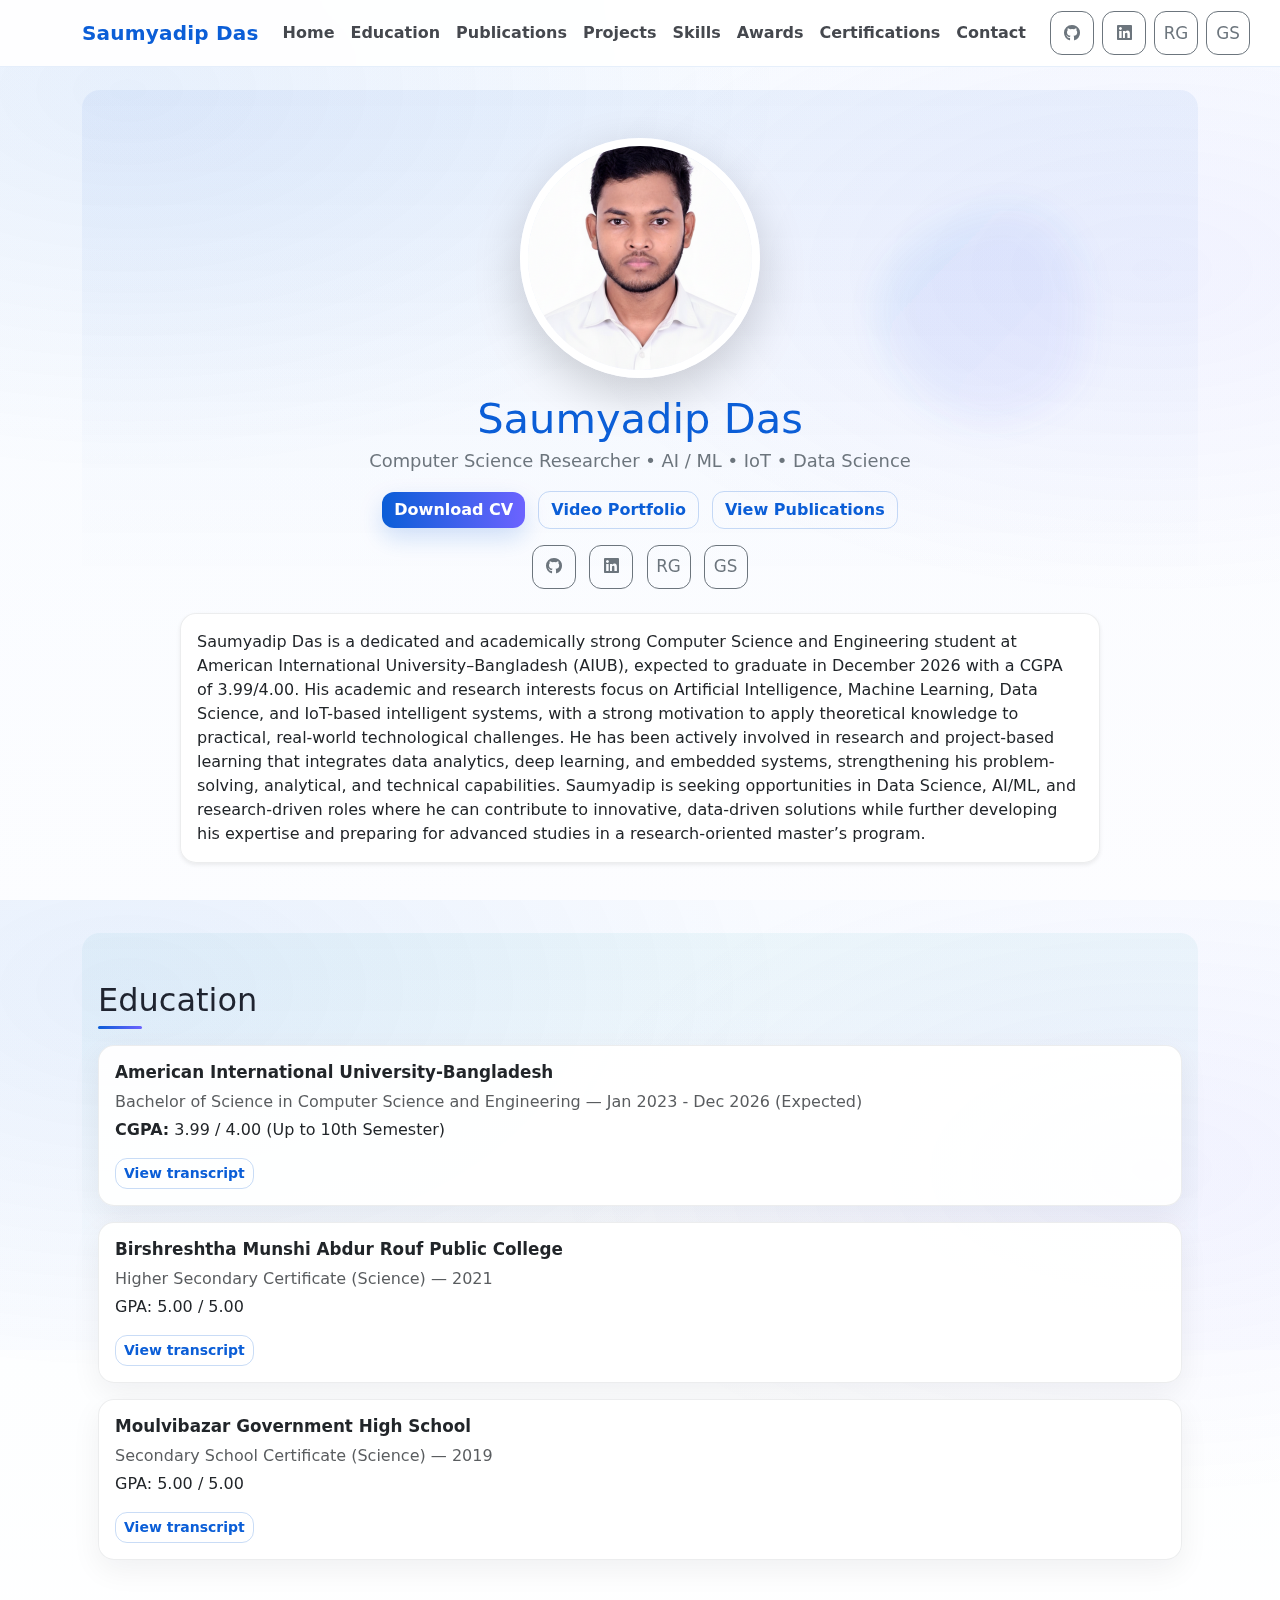
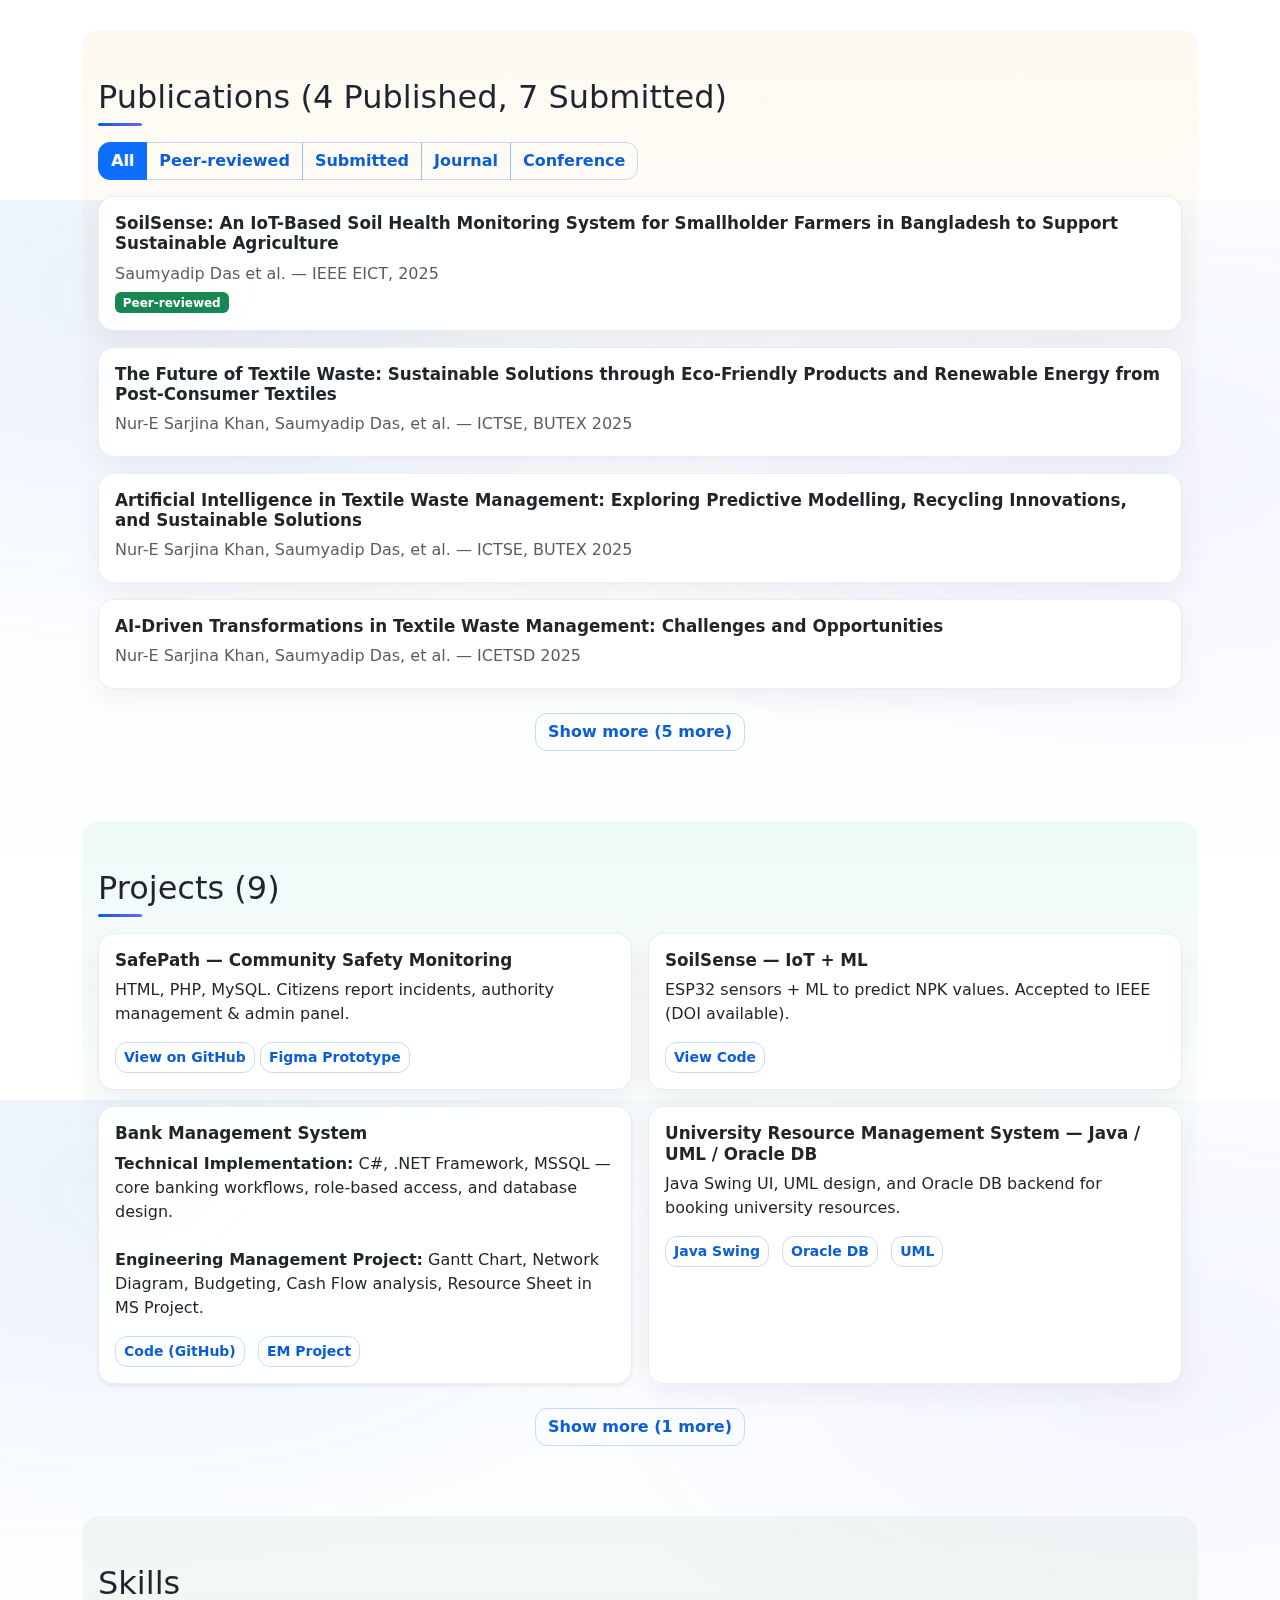
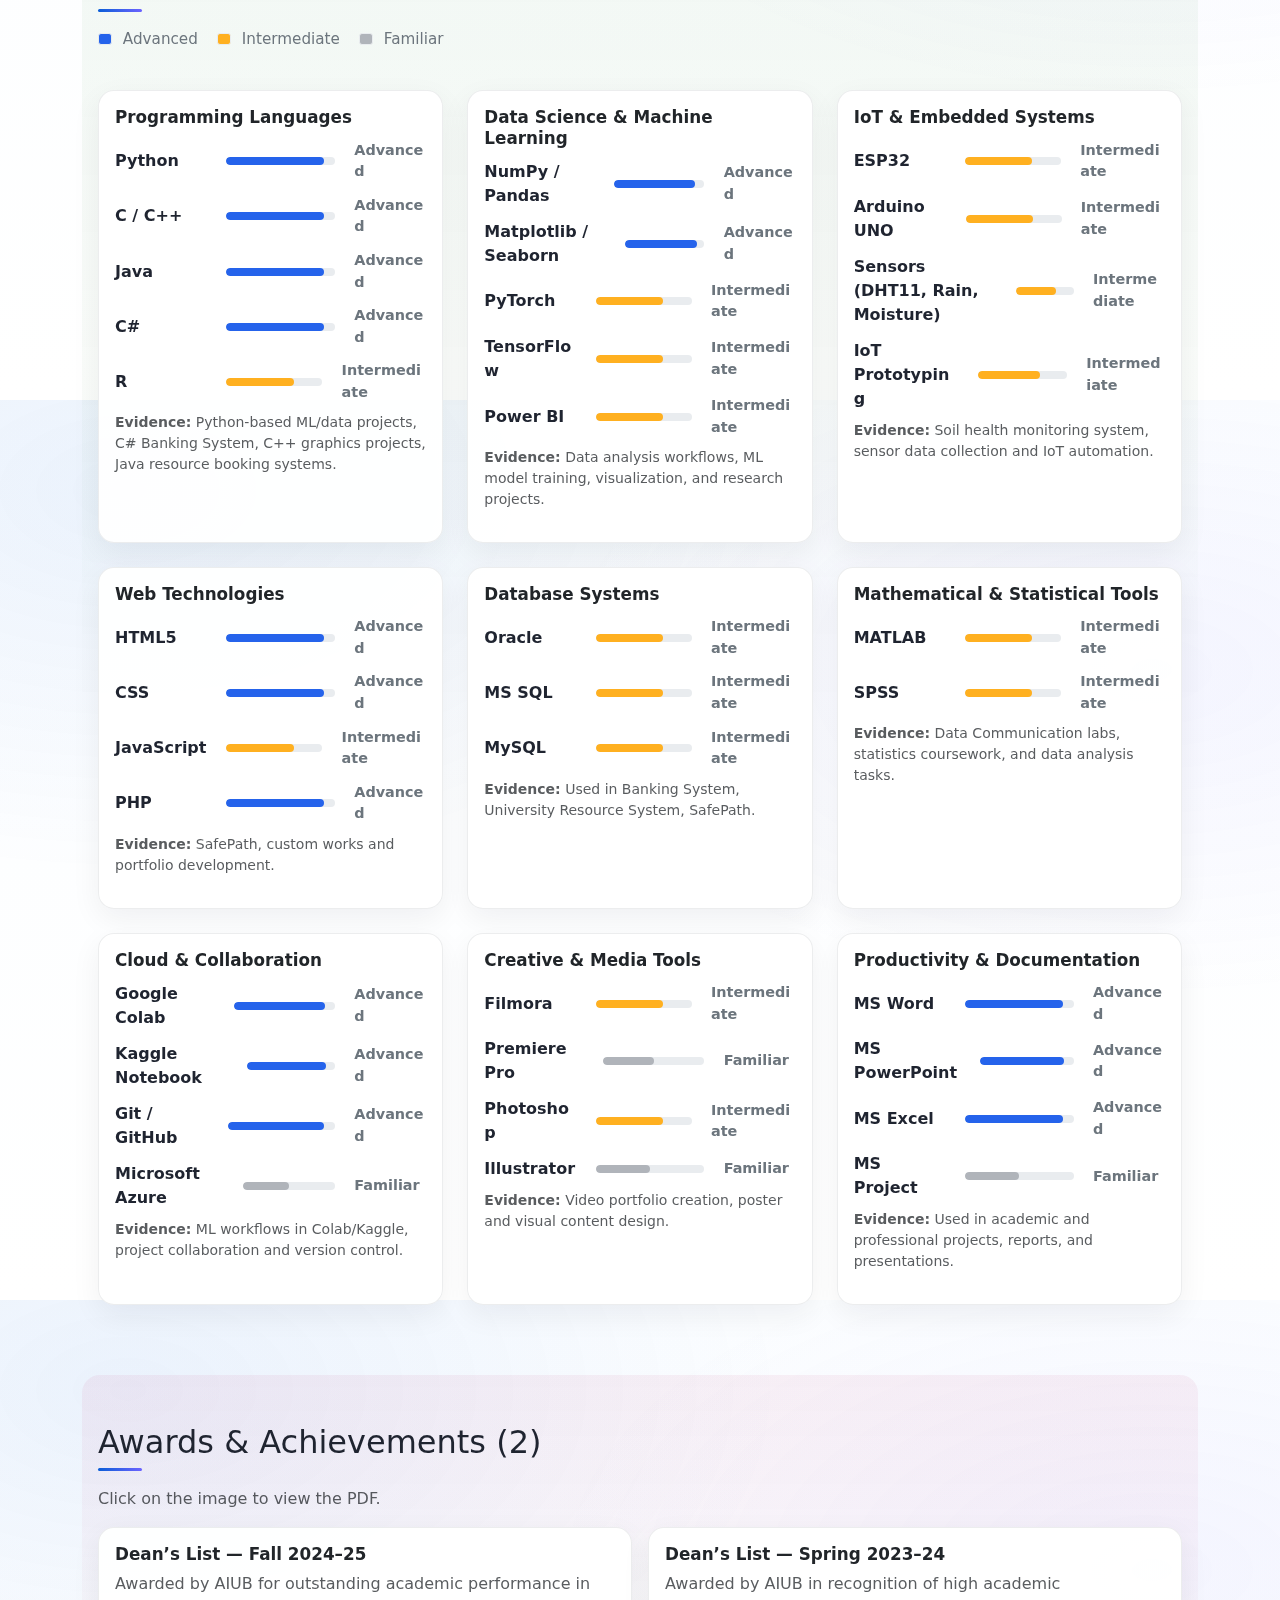
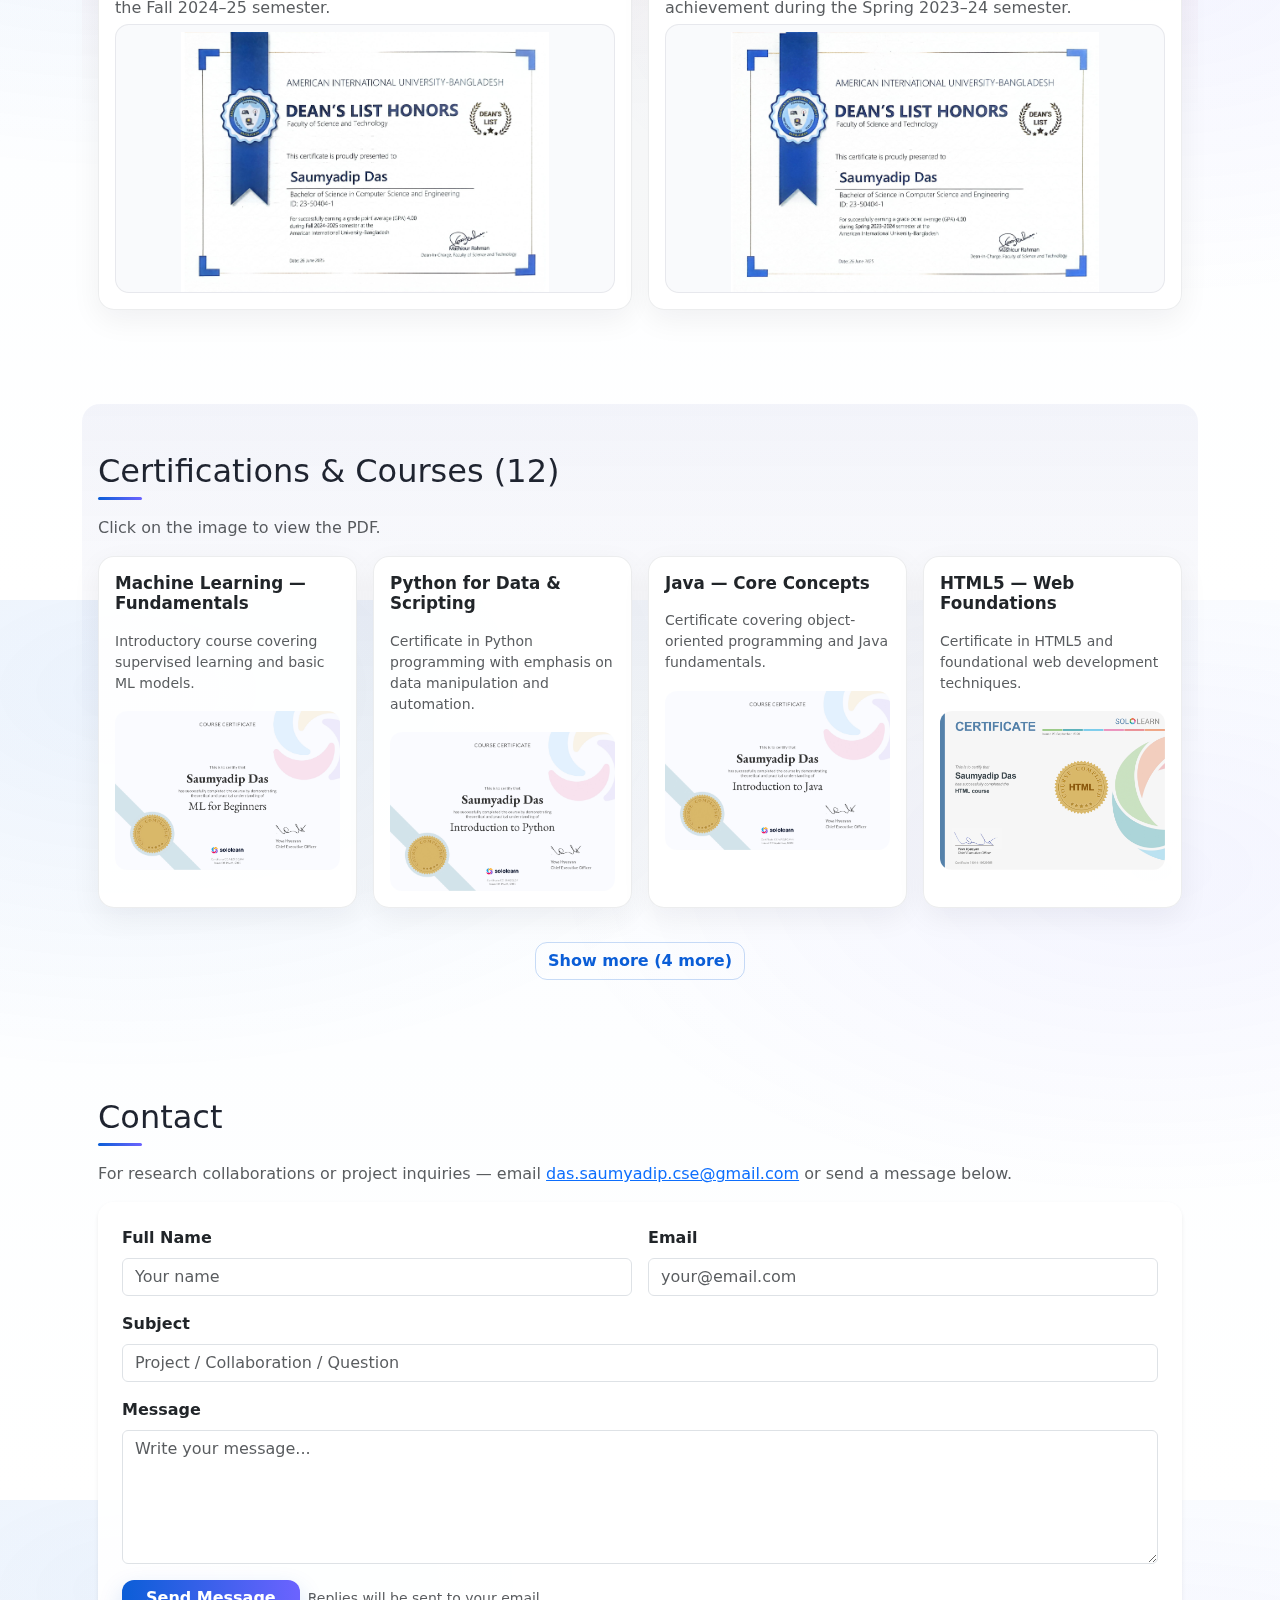
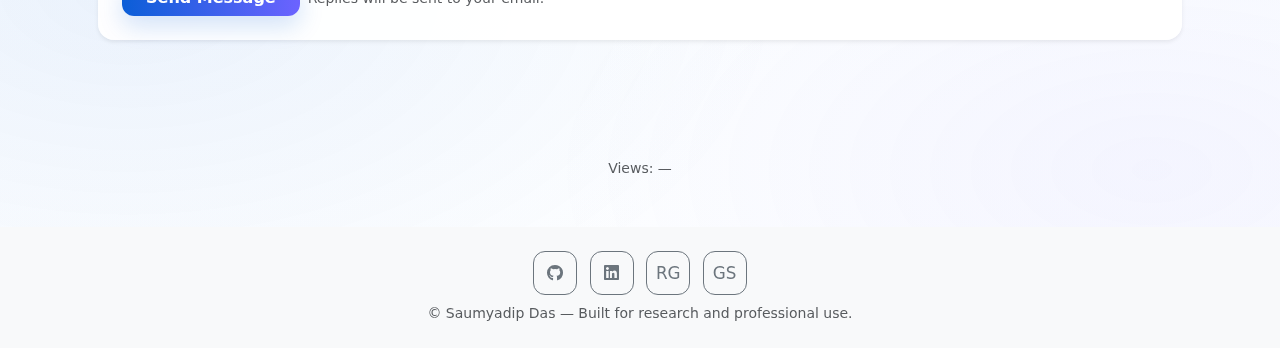
<file: index.html>
<!doctype html>
<html lang="en">
<head>
  <meta charset="utf-8">
  <meta name="viewport" content="width=device-width, initial-scale=1">
  <title>Saumyadip Das — Researcher in AI & ML</title>

  <meta name="description" content="Saumyadip Das — Computer Science researcher focusing on AI, ML and IoT.">
  <meta name="theme-color" content="#0b5ed7">

  <link href="https://cdn.jsdelivr.net/npm/bootstrap@5.3.2/dist/css/bootstrap.min.css" rel="stylesheet">
  <link href="https://fonts.googleapis.com/css2?family=Inter:wght@300;400;600;700;800&display=swap" rel="stylesheet">
  <link rel="stylesheet" href="https://cdnjs.cloudflare.com/ajax/libs/font-awesome/6.4.0/css/all.min.css">
  <link rel="stylesheet" href="/css/styles.css">
</head>

<body>

<!-- NAVBAR -->
<nav class="navbar navbar-expand-lg fixed-top">
  <div class="container">
    <a class="navbar-brand" href="/#home">Saumyadip Das</a>

    <button class="navbar-toggler" type="button" data-bs-toggle="collapse" data-bs-target="#nav"
            aria-controls="nav" aria-expanded="false" aria-label="Toggle navigation">
      <span class="navbar-toggler-icon"></span>
    </button>

    <div class="collapse navbar-collapse" id="nav">
      <ul class="navbar-nav ms-auto mb-2 mb-lg-0">
        <li class="nav-item"><a class="nav-link" href="/#home">Home</a></li>
        <li class="nav-item"><a class="nav-link" href="/#education">Education</a></li>
        <li class="nav-item"><a class="nav-link" href="/#publications">Publications</a></li>
        <li class="nav-item"><a class="nav-link" href="/#projects">Projects</a></li>
        <li class="nav-item"><a class="nav-link" href="/#skills">Skills</a></li>
        <li class="nav-item"><a class="nav-link" href="/#awards">Awards</a></li>
        <li class="nav-item"><a class="nav-link" href="/#certifications">Certifications</a></li>
        <li class="nav-item"><a class="nav-link" href="/#contact">Contact</a></li>
      </ul>

      <div class="d-none d-lg-flex align-items-center ms-3 social-icons">
        <a class="btn btn-outline-secondary me-2" href="https://github.com/saumyadip-das-2003" target="_blank" aria-label="GitHub">
          <i class="fab fa-github"></i>
        </a>
        <a class="btn btn-outline-secondary me-2" href="https://www.linkedin.com/in/saumyadip-sohom/" target="_blank" aria-label="LinkedIn">
          <i class="fab fa-linkedin"></i>
        </a>
        <a class="btn btn-outline-secondary me-2" href="https://www.researchgate.net/profile/Saumyadip-Das-2" target="_blank" aria-label="ResearchGate">
          RG
        </a>
        <a class="btn btn-outline-secondary" href="#" target="_blank" aria-label="Google Scholar">GS</a>
      </div>
    </div>
  </div>
</nav>

<main class="container" id="home" style="padding-top:90px;padding-bottom:40px;">

  <!-- HERO -->
  <section class="hero-center text-center py-5 section-hero">
    <img src="Saumyadip%20Das.png" alt="Saumyadip Das" class="rounded-circle portrait shadow-lg reveal">

    <h1 class="mt-3 mb-1 reveal">Saumyadip Das</h1>
    <p class="lead mb-3 reveal">Computer Science Researcher • AI / ML • IoT • Data Science</p>

    <p class="reveal">
      <a class="btn btn-primary me-2" href="Saumyadip_Das%20(2).pdf" target="_blank" rel="noopener">Download CV</a>
      <button class="btn btn-outline-primary me-2" data-bs-toggle="modal" data-bs-target="#videoModal" type="button">Video Portfolio</button>
      <a class="btn btn-outline-primary" href="/#publications">View Publications</a>
    </p>

    <div class="mt-3 social-icons reveal">
      <a class="btn btn-outline-secondary btn-sm me-2" href="https://github.com/saumyadip-das-2003" target="_blank" aria-label="GitHub"><i class="fab fa-github"></i></a>
      <a class="btn btn-outline-secondary btn-sm me-2" href="https://www.linkedin.com/in/saumyadip-sohom/" target="_blank" aria-label="LinkedIn"><i class="fab fa-linkedin"></i></a>
      <a class="btn btn-outline-secondary btn-sm me-2" href="https://www.researchgate.net/profile/Saumyadip-Das-2" target="_blank" aria-label="ResearchGate">RG</a>
      <a class="btn btn-outline-secondary btn-sm" href="#" target="_blank" aria-label="Google Scholar">GS</a>
    </div>

    <!-- ornament -->
    <div class="hero-orn" aria-hidden="true">
      <svg viewBox="0 0 600 600" xmlns="http://www.w3.org/2000/svg">
        <defs>
          <linearGradient id="g1" x1="0%" x2="100%" y1="0%" y2="100%">
            <stop offset="0%" stop-color="#0b5ed7" stop-opacity="0.12" />
            <stop offset="100%" stop-color="#6c63ff" stop-opacity="0.10" />
          </linearGradient>
          <filter id="blur1" x="-20%" y="-20%" width="140%" height="140%"><feGaussianBlur stdDeviation="30"/></filter>
        </defs>
        <g filter="url(#blur1)">
          <path d="M421.8,330.2Q432,410,346.1,453.3Q260.2,496.6,183.6,447.7Q107,398.8,86.6,319.4Q66.2,240,133.8,183.8Q201.4,127.6,279,117.4Q356.6,107.2,396.8,174.8Q437,242.4,421.8,330.2Z" fill="url(#g1)"/>
        </g>
      </svg>
    </div>

    <!-- biography -->
    <div class="card mt-4 mx-auto shadow-sm" style="max-width:920px;">
      <div class="card-body text-start">
        <p class="mb-0">
          Saumyadip Das is a dedicated and academically strong Computer Science and Engineering student at American International University–Bangladesh (AIUB), expected to graduate in December 2026 with a CGPA of 3.99/4.00. His academic and research interests focus on Artificial Intelligence, Machine Learning, Data Science, and IoT-based intelligent systems, with a strong motivation to apply theoretical knowledge to practical, real-world technological challenges. He has been actively involved in research and project-based learning that integrates data analytics, deep learning, and embedded systems, strengthening his problem-solving, analytical, and technical capabilities. Saumyadip is seeking opportunities in Data Science, AI/ML, and research-driven roles where he can contribute to innovative, data-driven solutions while further developing his expertise and preparing for advanced studies in a research-oriented master’s program.
        </p>
      </div>
    </div>
  </section>

  <!-- EDUCATION -->
  <section id="education" class="py-5 section-education">
    <h2 class="mb-3">Education</h2>

    <div class="row g-3">
      <div class="col-12">
        <div class="card h-100">
          <div class="card-body">
            <h5 class="card-title">American International University-Bangladesh</h5>
            <p class="text-muted mb-1">Bachelor of Science in Computer Science and Engineering — Jan 2023 - Dec 2026 (Expected)</p>
            <p class="mb-0"><strong>CGPA:</strong> 3.99 / 4.00 (Up to 10th Semester)</p>
            <div class="mt-3">
              <button class="btn btn-sm btn-outline-primary edu-transcript-btn" data-pdf="GradeReportBySemester23-50404-1.pdf">View transcript</button>
            </div>
          </div>
        </div>
      </div>

      <div class="col-12">
        <div class="card h-100">
          <div class="card-body">
            <h5 class="card-title">Birshreshtha Munshi Abdur Rouf Public College</h5>
            <p class="text-muted mb-1">Higher Secondary Certificate (Science) — 2021</p>
            <p class="mb-0">GPA: 5.00 / 5.00</p>
            <div class="mt-3">
              <button class="btn btn-sm btn-outline-primary edu-transcript-btn" data-pdf="HSC Transcript.pdf">View transcript</button>
            </div>
          </div>
        </div>
      </div>

      <div class="col-12">
        <div class="card h-100">
          <div class="card-body">
            <h5 class="card-title">Moulvibazar Government High School</h5>
            <p class="text-muted mb-1">Secondary School Certificate (Science) — 2019</p>
            <p class="mb-0">GPA: 5.00 / 5.00</p>
            <div class="mt-3">
              <button class="btn btn-sm btn-outline-primary edu-transcript-btn" data-pdf="SSC Transcript.pdf">View transcript</button>
            </div>
          </div>
        </div>
      </div>
    </div>
  </section>

  <!-- PUBLICATIONS -->
<section id="publications" class="py-5 section-publications">
  <h2 class="mb-3">Publications (4 Published, 7 Submitted)</h2>

  <div class="mb-3">
    <div class="btn-group" role="group" aria-label="filter">
      <button class="btn btn-outline-primary active" data-filter="all">All</button>
      <button class="btn btn-outline-primary" data-filter="peer-reviewed">Peer-reviewed</button>
      <button class="btn btn-outline-primary" data-filter="submitted">Submitted</button>
      <button class="btn btn-outline-primary" data-filter="journal">Journal</button>
      <button class="btn btn-outline-primary" data-filter="conference">Conference</button>
    </div>
  </div>

  <div id="pub-list" class="row g-3">

    <!-- PEER-REVIEWED (FULL CARD CLICKABLE) -->
    <div class="col-12 pub-item" data-tags="peer-reviewed,conference">
      <a href="https://doi.org/10.1109/EICT68394.2025.11355612"
         target="_blank"
         class="text-decoration-none">
        <div class="card h-100 pub-card">
          <div class="card-body">
            <h5 class="card-title">
              SoilSense: An IoT-Based Soil Health Monitoring System for Smallholder Farmers in Bangladesh to Support Sustainable Agriculture
            </h5>
            <p class="text-muted mb-1">Saumyadip Das et al. — IEEE EICT, 2025</p>
            <span class="badge bg-success">Peer-reviewed</span>
          </div>
        </div>
      </a>
    </div>

    <!-- CONFERENCE PAPERS (FULL CARD CLICKABLE) -->
    <div class="col-12 pub-item" data-tags="conference">
      <a href="https://www.researchgate.net/profile/Saumyadip-Das-2"
         target="_blank"
         class="text-decoration-none">
        <div class="card h-100 pub-card">
          <div class="card-body">
            <h5 class="card-title">
              The Future of Textile Waste: Sustainable Solutions through Eco-Friendly Products and Renewable Energy from Post-Consumer Textiles
            </h5>
            <p class="text-muted mb-1">
              Nur-E Sarjina Khan, Saumyadip Das, et al. — ICTSE, BUTEX 2025
            </p>
          </div>
        </div>
      </a>
    </div>

    <div class="col-12 pub-item" data-tags="conference">
      <a href="https://www.researchgate.net/profile/Saumyadip-Das-2"
         target="_blank"
         class="text-decoration-none">
        <div class="card h-100 pub-card">
          <div class="card-body">
            <h5 class="card-title">
              Artificial Intelligence in Textile Waste Management: Exploring Predictive Modelling, Recycling Innovations, and Sustainable Solutions
            </h5>
            <p class="text-muted mb-1">
              Nur-E Sarjina Khan, Saumyadip Das, et al. — ICTSE, BUTEX 2025
            </p>
          </div>
        </div>
      </a>
    </div>

    <div class="col-12 pub-item" data-tags="conference">
      <a href="https://www.researchgate.net/profile/Saumyadip-Das-2"
         target="_blank"
         class="text-decoration-none">
        <div class="card h-100 pub-card">
          <div class="card-body">
            <h5 class="card-title">
              AI-Driven Transformations in Textile Waste Management: Challenges and Opportunities
            </h5>
            <p class="text-muted mb-1">
              Nur-E Sarjina Khan, Saumyadip Das, et al. — ICETSD 2025
            </p>
          </div>
        </div>
      </a>
    </div>

    <!-- SUBMITTED PAPERS (OPEN MODAL ON CLICK) -->
    <div class="col-12 pub-item" data-tags="submitted">
      <div class="card h-100 pub-card submitted-card"
           data-bs-toggle="modal"
           data-bs-target="#submittedModal">
        <div class="card-body">
          <h5 class="card-title">MambaOut-tiny vs ResNet-50 and MobileNetV2</h5>
          <p class="text-muted mb-1">Manuscript submitted (2026)</p>
        </div>
      </div>
    </div>

    <div class="col-12 pub-item" data-tags="submitted">
      <div class="card h-100 pub-card submitted-card"
           data-bs-toggle="modal"
           data-bs-target="#submittedModal">
        <div class="card-body">
          <h5 class="card-title">LLM-Driven Cardiovascular Disease Risk Prediction</h5>
          <p class="text-muted mb-1">Manuscript submitted (2026)</p>
        </div>
      </div>
    </div>

    <div class="col-12 pub-item" data-tags="submitted">
      <div class="card h-100 pub-card submitted-card"
           data-bs-toggle="modal"
           data-bs-target="#submittedModal">
        <div class="card-body">
          <h5 class="card-title">
            Reasoning Drift in Compressed Transformers: An Explainability Analysis of BERT, DistilBERT, and TinyBERT
          </h5>
          <p class="text-muted mb-1">Manuscript submitted (2026)</p>
        </div>
      </div>
    </div>

    <div class="col-12 pub-item" data-tags="submitted">
      <div class="card h-100 pub-card submitted-card"
           data-bs-toggle="modal"
           data-bs-target="#submittedModal">
        <div class="card-body">
          <h5 class="card-title">
            Explainable Multimodal Framework for Skin Lesion Classification Using Clinical Image and Metadata
          </h5>
          <p class="text-muted mb-1">Manuscript submitted (2026)</p>
        </div>
      </div>
    </div>

    <div class="col-12 pub-item" data-tags="submitted">
      <div class="card h-100 pub-card submitted-card"
           data-bs-toggle="modal"
           data-bs-target="#submittedModal">
        <div class="card-body">
          <h5 class="card-title">
            A Behavioral Archetype and XAI-Driven Approach to Predict Motorcycle Accident Severity
          </h5>
          <p class="text-muted mb-1">Manuscript submitted (2026)</p>
        </div>
      </div>
    </div>

    <div class="col-12 pub-item" data-tags="submitted">
      <div class="card h-100 pub-card submitted-card"
           data-bs-toggle="modal"
           data-bs-target="#submittedModal">
        <div class="card-body">
          <h5 class="card-title">
            An Object Detection-Based Deep Learning Framework for Road Traffic Analysis
          </h5>
          <p class="text-muted mb-1">Manuscript submitted (2026)</p>
        </div>
      </div>
    </div>

    <div class="col-12 pub-item" data-tags="submitted">
      <div class="card h-100 pub-card submitted-card"
           data-bs-toggle="modal"
           data-bs-target="#submittedModal">
        <div class="card-body">
          <h5 class="card-title">
            A Deep Learning–Driven Framework for Deepfake Video Detection
          </h5>
          <p class="text-muted mb-1">Manuscript submitted (2026)</p>
        </div>
      </div>
    </div>

    <!-- JOURNAL PLACEHOLDER -->
    <div class="col-12 pub-item" data-tags="journal">
      <div class="card h-100">
        <div class="card-body">
          <h5 class="card-title">Journal publications — coming soon</h5>
          <p class="text-muted mb-1">
            No journal entries yet. They will be added here when available.
          </p>
        </div>
      </div>
    </div>

  </div>

  <div class="text-center mt-4">
    <button id="pubShowMore" class="btn btn-outline-primary" type="button">Show more</button>
  </div>
</section>

<!-- SUBMITTED PAPERS MODAL -->
<div class="modal fade" id="submittedModal" tabindex="-1" aria-hidden="true">
  <div class="modal-dialog modal-dialog-centered">
    <div class="modal-content">
      <div class="modal-header">
        <h5 class="modal-title">Preprint Information</h5>
        <button type="button" class="btn-close" data-bs-dismiss="modal"></button>
      </div>
      <div class="modal-body">
        <p>
          <strong>Link will be provided after publication.</strong><br>
          For preprint, please contact via email.
        </p>
      </div>
      <div class="modal-footer">
        <button class="btn btn-primary" data-bs-dismiss="modal">Okay</button>
      </div>
    </div>
  </div>
</div>

<style>
/* Make cards feel clickable */
.pub-card {
  cursor: pointer;
  transition: transform .18s ease, box-shadow .18s ease;
}
.pub-card:hover {
  transform: translateY(-4px);
  box-shadow: 0 12px 30px rgba(11,94,215,0.12);
}

/* Visually distinguish submitted papers */
.submitted-card {
  border-left: 4px solid #6c757d;
}
</style>



  <!-- PROJECTS -->
  <section id="projects" class="py-5 section-projects">
    <h2 class="mb-3">Projects (9)</h2>
    <div class="row g-3">
      <div class="col-md-6 project-item">
        <div class="card h-100">
          <div class="card-body">
            <h5 class="card-title">SafePath — Community Safety Monitoring</h5>
            <p class="card-text">HTML, PHP, MySQL. Citizens report incidents, authority management & admin panel.</p>
            <a href="https://github.com/saumyadip-das-2003/SafePath---Community-Safety-Extremism-Monitoring-System" target="_blank" class="btn btn-sm btn-outline-primary" rel="noopener">View on GitHub</a>
            <a href="https://www.figma.com/community/file/1495248825990649497" target="_blank" class="btn btn-sm btn-outline-primary" rel="noopener">Figma Prototype</a>
          </div>
        </div>
      </div>

      <div class="col-md-6 project-item">
        <div class="card h-100">
          <div class="card-body">
            <h5 class="card-title">SoilSense — IoT + ML</h5>
            <p class="card-text">ESP32 sensors + ML to predict NPK values. Accepted to IEEE (DOI available).</p>
            <a href="https://github.com/saumyadip-das-2003/SoilSense-Codes" target="_blank" class="btn btn-sm btn-outline-primary" rel="noopener">View Code</a>
          </div>
        </div>
      </div>

      <div class="col-md-6 project-item">
  <div class="card h-100 shadow-sm">
    <div class="card-body">
      <h5 class="card-title">Bank Management System</h5>
      <p class="card-text">
        <strong>Technical Implementation:</strong> C#, .NET Framework, MSSQL — core banking workflows, role-based access, and database design.  
        <br><br>
        <strong>Engineering Management Project:</strong> Gantt Chart, Network Diagram, Budgeting, Cash Flow analysis, Resource Sheet in MS Project.
      </p>
      <a href="https://github.com/saumyadip-das-2003/Bank-Management-System" target="_blank" class="btn btn-sm btn-outline-primary me-2">Code (GitHub)</a>
      <a href="https://github.com/saumyadip-das-2003/Bank-Management-System-EM-" target="_blank" class="btn btn-sm btn-outline-primary">EM Project</a>
    </div>
  </div>
</div>


      <div class="col-md-6 project-item">
        <div class="card h-100">
          <div class="card-body">
            <h5 class="card-title">University Resource Management System — Java / UML / Oracle DB</h5>
            <p class="card-text">Java Swing UI, UML design, and Oracle DB backend for booking university resources.</p>
            <a href="https://github.com/saumyadip-das-2003/Resource-Booking-System-JAVA-Swing-Project-" target="_blank" class="btn btn-sm btn-outline-primary" rel="noopener">Java Swing</a>
            <a href="https://github.com/saumyadip-das-2003/University-Resource-Booking-System--Oracle-Database-Project" target="_blank" class="btn btn-sm btn-outline-primary ms-2" rel="noopener">Oracle DB</a>
            <a href="https://github.com/saumyadip-das-2003/University-Resource-Management-System-URMS---OOAD" target="_blank" class="btn btn-sm btn-outline-primary ms-2" rel="noopener">UML</a>
          </div>
        </div>
      </div>

      <div class="col-md-6 project-item">
        <div class="card h-100">
          <div class="card-body">
            <h5 class="card-title">Life of a River — Computer Graphics (GLUT, C++)</h5>
            <p class="card-text">Interactive computer graphics project using GLUT and C++ to visualize river flow and ecosystems.</p>
            <a href="#" class="btn btn-sm btn-outline-primary">Project link (placeholder)</a>
          </div>
        </div>
      </div>

    </div>

    <div class="text-center mt-4">
      <button id="projShowMore" class="btn btn-outline-primary" type="button">Show more</button>
    </div>
  </section>

  <!-- SKILLS -->
<section id="skills" class="py-5 section-skills">
  <h2 class="mb-3 reveal">Skills</h2>

  <div class="skill-legend mb-3">
    <div><span class="skill-legend-swatch skill-adv"></span> Advanced</div>
    <div><span class="skill-legend-swatch skill-int"></span> Intermediate</div>
    <div><span class="skill-legend-swatch skill-fam"></span> Familiar</div>
  </div>

  <div class="row g-4 mt-3">

    <!-- Programming Languages -->
    <div class="col-md-6 col-lg-4">
      <div class="card h-100 reveal">
        <div class="card-body">
          <h5 class="card-title">Programming Languages</h5>

          <div class="skill-row">
            <div class="skill-name">Python</div>
            <div class="skill-bar"><div class="skill-fill skill-adv"></div></div>
            <div class="skill-label">Advanced</div>
          </div>

          <div class="skill-row">
            <div class="skill-name">C / C++</div>
            <div class="skill-bar"><div class="skill-fill skill-adv"></div></div>
            <div class="skill-label">Advanced</div>
          </div>

          <div class="skill-row">
            <div class="skill-name">Java</div>
            <div class="skill-bar"><div class="skill-fill skill-adv"></div></div>
            <div class="skill-label">Advanced</div>
          </div>

          <div class="skill-row">
            <div class="skill-name">C#</div>
            <div class="skill-bar"><div class="skill-fill skill-adv"></div></div>
            <div class="skill-label">Advanced</div>
          </div>

          <div class="skill-row">
            <div class="skill-name">R</div>
            <div class="skill-bar"><div class="skill-fill skill-int"></div></div>
            <div class="skill-label">Intermediate</div>
          </div>

          <p class="text-muted small mt-2">
            <strong>Evidence:</strong> Python-based ML/data projects, C# Banking System, C++ graphics projects, Java resource booking systems.
          </p>
        </div>
      </div>
    </div>

    <!-- Data Science & Machine Learning -->
    <div class="col-md-6 col-lg-4">
      <div class="card h-100 reveal">
        <div class="card-body">
          <h5 class="card-title">Data Science & Machine Learning</h5>

          <div class="skill-row">
            <div class="skill-name">NumPy / Pandas</div>
            <div class="skill-bar"><div class="skill-fill skill-adv"></div></div>
            <div class="skill-label">Advanced</div>
          </div>

          <div class="skill-row">
            <div class="skill-name">Matplotlib / Seaborn</div>
            <div class="skill-bar"><div class="skill-fill skill-adv"></div></div>
            <div class="skill-label">Advanced</div>
          </div>

          <div class="skill-row">
            <div class="skill-name">PyTorch</div>
            <div class="skill-bar"><div class="skill-fill skill-int"></div></div>
            <div class="skill-label">Intermediate</div>
          </div>

          <div class="skill-row">
            <div class="skill-name">TensorFlow</div>
            <div class="skill-bar"><div class="skill-fill skill-int"></div></div>
            <div class="skill-label">Intermediate</div>
          </div>

          <div class="skill-row">
            <div class="skill-name">Power BI</div>
            <div class="skill-bar"><div class="skill-fill skill-int"></div></div>
            <div class="skill-label">Intermediate</div>
          </div>

          <p class="text-muted small mt-2">
            <strong>Evidence:</strong> Data analysis workflows, ML model training, visualization, and research projects.
          </p>
        </div>
      </div>
    </div>

    <!-- IoT & Embedded Systems -->
    <div class="col-md-6 col-lg-4">
      <div class="card h-100 reveal">
        <div class="card-body">
          <h5 class="card-title">IoT & Embedded Systems</h5>

          <div class="skill-row">
            <div class="skill-name">ESP32</div>
            <div class="skill-bar"><div class="skill-fill skill-int"></div></div>
            <div class="skill-label">Intermediate</div>
          </div>

          <div class="skill-row">
            <div class="skill-name">Arduino UNO</div>
            <div class="skill-bar"><div class="skill-fill skill-int"></div></div>
            <div class="skill-label">Intermediate</div>
          </div>

          <div class="skill-row">
            <div class="skill-name">Sensors (DHT11, Rain, Moisture)</div>
            <div class="skill-bar"><div class="skill-fill skill-int"></div></div>
            <div class="skill-label">Intermediate</div>
          </div>

          <div class="skill-row">
            <div class="skill-name">IoT Prototyping</div>
            <div class="skill-bar"><div class="skill-fill skill-int"></div></div>
            <div class="skill-label">Intermediate</div>
          </div>

          <p class="text-muted small mt-2">
            <strong>Evidence:</strong> Soil health monitoring system, sensor data collection and IoT automation.
          </p>
        </div>
      </div>
    </div>

    <!-- Web Technologies -->
    <div class="col-md-6 col-lg-4">
      <div class="card h-100 reveal">
        <div class="card-body">
          <h5 class="card-title">Web Technologies</h5>

          <div class="skill-row">
            <div class="skill-name">HTML5</div>
            <div class="skill-bar"><div class="skill-fill skill-adv"></div></div>
            <div class="skill-label">Advanced</div>
          </div>

          <div class="skill-row">
            <div class="skill-name">CSS</div>
            <div class="skill-bar"><div class="skill-fill skill-adv"></div></div>
            <div class="skill-label">Advanced</div>
          </div>

          <div class="skill-row">
            <div class="skill-name">JavaScript</div>
            <div class="skill-bar"><div class="skill-fill skill-int"></div></div>
            <div class="skill-label">Intermediate</div>
          </div>

          <div class="skill-row">
            <div class="skill-name">PHP</div>
            <div class="skill-bar"><div class="skill-fill skill-adv"></div></div>
            <div class="skill-label">Advanced</div>
          </div>

          <p class="text-muted small mt-2">
            <strong>Evidence:</strong> SafePath, custom works and portfolio development.
          </p>
        </div>
      </div>
    </div>

    <!-- Database Systems -->
    <div class="col-md-6 col-lg-4">
      <div class="card h-100 reveal">
        <div class="card-body">
          <h5 class="card-title">Database Systems</h5>

          <div class="skill-row">
            <div class="skill-name">Oracle</div>
            <div class="skill-bar"><div class="skill-fill skill-int"></div></div>
            <div class="skill-label">Intermediate</div>
          </div>

          <div class="skill-row">
            <div class="skill-name">MS SQL</div>
            <div class="skill-bar"><div class="skill-fill skill-int"></div></div>
            <div class="skill-label">Intermediate</div>
          </div>

          <div class="skill-row">
            <div class="skill-name">MySQL</div>
            <div class="skill-bar"><div class="skill-fill skill-int"></div></div>
            <div class="skill-label">Intermediate</div>
          </div>

          <p class="text-muted small mt-2">
            <strong>Evidence:</strong> Used in Banking System, University Resource System, SafePath.
          </p>
        </div>
      </div>
    </div>

    <!-- Mathematical & Statistical Tools -->
    <div class="col-md-6 col-lg-4">
      <div class="card h-100 reveal">
        <div class="card-body">
          <h5 class="card-title">Mathematical & Statistical Tools</h5>

          <div class="skill-row">
            <div class="skill-name">MATLAB</div>
            <div class="skill-bar"><div class="skill-fill skill-int"></div></div>
            <div class="skill-label">Intermediate</div>
          </div>

          <div class="skill-row">
            <div class="skill-name">SPSS</div>
            <div class="skill-bar"><div class="skill-fill skill-int"></div></div>
            <div class="skill-label">Intermediate</div>
          </div>

          <p class="text-muted small mt-2">
            <strong>Evidence:</strong> Data Communication labs, statistics coursework, and data analysis tasks.
          </p>
        </div>
      </div>
    </div>

    <!-- Cloud & Collaboration -->
    <div class="col-md-6 col-lg-4">
      <div class="card h-100 reveal">
        <div class="card-body">
          <h5 class="card-title">Cloud & Collaboration</h5>

          <div class="skill-row">
            <div class="skill-name">Google Colab</div>
            <div class="skill-bar"><div class="skill-fill skill-adv"></div></div>
            <div class="skill-label">Advanced</div>
          </div>

          <div class="skill-row">
            <div class="skill-name">Kaggle Notebook</div>
            <div class="skill-bar"><div class="skill-fill skill-adv"></div></div>
            <div class="skill-label">Advanced</div>
          </div>

          <div class="skill-row">
            <div class="skill-name">Git / GitHub</div>
            <div class="skill-bar"><div class="skill-fill skill-adv"></div></div>
            <div class="skill-label">Advanced</div>
          </div>

          <div class="skill-row">
            <div class="skill-name">Microsoft Azure</div>
            <div class="skill-bar"><div class="skill-fill skill-fam"></div></div>
            <div class="skill-label">Familiar</div>
          </div>

          <p class="text-muted small mt-2">
            <strong>Evidence:</strong> ML workflows in Colab/Kaggle, project collaboration and version control.
          </p>
        </div>
      </div>
    </div>

    <!-- Creative & Media Tools -->
    <div class="col-md-6 col-lg-4">
      <div class="card h-100 reveal">
        <div class="card-body">
          <h5 class="card-title">Creative & Media Tools</h5>

          <div class="skill-row">
            <div class="skill-name">Filmora</div>
            <div class="skill-bar"><div class="skill-fill skill-int"></div></div>
            <div class="skill-label">Intermediate</div>
          </div>

          <div class="skill-row">
            <div class="skill-name">Premiere Pro</div>
            <div class="skill-bar"><div class="skill-fill skill-fam"></div></div>
            <div class="skill-label">Familiar</div>
          </div>

          <div class="skill-row">
            <div class="skill-name">Photoshop</div>
            <div class="skill-bar"><div class="skill-fill skill-int"></div></div>
            <div class="skill-label">Intermediate</div>
          </div>

          <div class="skill-row">
            <div class="skill-name">Illustrator</div>
            <div class="skill-bar"><div class="skill-fill skill-fam"></div></div>
            <div class="skill-label">Familiar</div>
          </div>

          <p class="text-muted small mt-2">
            <strong>Evidence:</strong> Video portfolio creation, poster and visual content design.
          </p>
        </div>
      </div>
    </div>

    <!-- Productivity Tools -->
    <div class="col-md-6 col-lg-4">
      <div class="card h-100 reveal">
        <div class="card-body">
          <h5 class="card-title">Productivity & Documentation</h5>

          <div class="skill-row">
            <div class="skill-name">MS Word</div>
            <div class="skill-bar"><div class="skill-fill skill-adv"></div></div>
            <div class="skill-label">Advanced</div>
          </div>

          <div class="skill-row">
            <div class="skill-name">MS PowerPoint</div>
            <div class="skill-bar"><div class="skill-fill skill-adv"></div></div>
            <div class="skill-label">Advanced</div>
          </div>

          <div class="skill-row">
            <div class="skill-name">MS Excel</div>
            <div class="skill-bar"><div class="skill-fill skill-adv"></div></div>
            <div class="skill-label">Advanced</div>
          </div>

          <div class="skill-row">
            <div class="skill-name">MS Project</div>
            <div class="skill-bar"><div class="skill-fill skill-fam"></div></div>
            <div class="skill-label">Familiar</div>
          </div>

          <p class="text-muted small mt-2">
            <strong>Evidence:</strong> Used in academic and professional projects, reports, and presentations.
          </p>
        </div>
      </div>
    </div>

  </div>
</section>



  <!-- AWARDS -->
  <section id="awards" class="py-5 section-awards">
    <h2 class="mb-3">Awards & Achievements (2)</h2>
    <p class="text-muted">Click on the image to view the PDF.</p>

    <div class="row g-3" id="award-list">
      <div class="col-md-6 award-item">
        <div class="card h-100">
          <div class="card-body">
            <h5 class="card-title">Dean’s List — Fall 2024–25</h5>
            <p class="text-muted mb-1">Awarded by AIUB for outstanding academic performance in the Fall 2024–25 semester.</p>
            <div class="award-image-wrapper">
              <img src="Awards/Fall 24-25.jpg" alt="Dean’s List — Fall 2024–25" class="award-img" data-pdf="Awards/Fall 24-25.pdf">
            </div>
          </div>
        </div>
      </div>

      <div class="col-md-6 award-item">
        <div class="card h-100">
          <div class="card-body">
            <h5 class="card-title">Dean’s List — Spring 2023–24</h5>
            <p class="text-muted mb-1">Awarded by AIUB in recognition of high academic achievement during the Spring 2023–24 semester.</p>
            <div class="award-image-wrapper">
              <img src="Awards/Spring 23-24.jpg" alt="Dean’s List — Spring 2023–24" class="award-img" data-pdf="Awards/Spring 23-24.pdf">
            </div>
          </div>
        </div>
      </div>
    </div>

    <div class="text-center mt-4">
      <button id="awardShowMore" class="btn btn-outline-primary" type="button">Show more</button>
    </div>
  </section>

  <!-- CERTIFICATIONS -->
<section id="certifications" class="py-5 section-certifications">
  <h2 class="mb-3">Certifications & Courses (12)</h2>
  <p class="text-muted">Click on the image to view the PDF.</p>

  <div class="container px-0">
    <div class="row g-3 align-items-stretch" id="cert-list">

      <div class="col-12 col-sm-6 col-md-4 col-lg-3 cert-item">
        <div class="card h-100">
          <div class="card-body">
            <h6 class="card-title">Machine Learning — Fundamentals</h6>
            <p class="text-muted small mb-2">Introductory course covering supervised learning and basic ML models.</p>
            <img src="Certificates/ML For beginners_page-0001.jpg"
                 alt="Machine Learning — Fundamentals"
                 class="img-fluid cert-img"
                 data-pdf="Certificates/ML For beginners.pdf">
          </div>
        </div>
      </div>

      <div class="col-12 col-sm-6 col-md-4 col-lg-3 cert-item">
        <div class="card h-100">
          <div class="card-body">
            <h6 class="card-title">Python for Data & Scripting</h6>
            <p class="text-muted small mb-2">Certificate in Python programming with emphasis on data manipulation and automation.</p>
            <img src="Certificates/Python_page-0001.jpg"
                 alt="Python for Data & Scripting"
                 class="img-fluid cert-img"
                 data-pdf="Certificates/Python.pdf">
          </div>
        </div>
      </div>

      <div class="col-12 col-sm-6 col-md-4 col-lg-3 cert-item">
        <div class="card h-100">
          <div class="card-body">
            <h6 class="card-title">Java — Core Concepts</h6>
            <p class="text-muted small mb-2">Certificate covering object-oriented programming and Java fundamentals.</p>
            <img src="Certificates/java.jpg"
                 alt="Java — Core Concepts"
                 class="img-fluid cert-img"
                 data-pdf="Certificates/java.pdf">
          </div>
        </div>
      </div>

      <div class="col-12 col-sm-6 col-md-4 col-lg-3 cert-item">
        <div class="card h-100">
          <div class="card-body">
            <h6 class="card-title">HTML5 — Web Foundations</h6>
            <p class="text-muted small mb-2">Certificate in HTML5 and foundational web development techniques.</p>
            <img src="Certificates/HTML_page-0001.jpg"
                 alt="HTML5 — Web Foundations"
                 class="img-fluid cert-img"
                 data-pdf="Certificates/HTML.pdf">
          </div>
        </div>
      </div>

      <div class="col-12 col-sm-6 col-md-4 col-lg-3 cert-item">
        <div class="card h-100">
          <div class="card-body">
            <h6 class="card-title">Microsoft Excel — Data Analysis</h6>
            <p class="text-muted small mb-2">Skills in formulas, pivot tables and data analysis workflows.</p>
            <img src="Certificates/Certificate Excel_page-0001.jpg"
                 alt="Microsoft Excel — Data Analysis"
                 class="img-fluid cert-img"
                 data-pdf="Certificates/Certificate Excel.pdf">
          </div>
        </div>
      </div>

      <div class="col-12 col-sm-6 col-md-4 col-lg-3 cert-item">
        <div class="card h-100">
          <div class="card-body">
            <h6 class="card-title">Microsoft PowerPoint — Presentation</h6>
            <p class="text-muted small mb-2">Certificate in presentation design and effective slide creation.</p>
            <img src="Certificates/Certificate Powerpoint_page-0001.jpg"
                 alt="Microsoft PowerPoint — Presentation"
                 class="img-fluid cert-img"
                 data-pdf="Certificates/Certificate Powerpoint.pdf">
          </div>
        </div>
      </div>

      <div class="col-12 col-sm-6 col-md-4 col-lg-3 cert-item">
        <div class="card h-100">
          <div class="card-body">
            <h6 class="card-title">Microsoft Word — Documentation</h6>
            <p class="text-muted small mb-2">Certificate in professional document preparation and formatting.</p>
            <img src="Certificates/Certificate Word_page-0001.jpg"
                 alt="Microsoft Word — Documentation"
                 class="img-fluid cert-img"
                 data-pdf="Certificates/Certificate Word.pdf">
          </div>
        </div>
      </div>

      <div class="col-12 col-sm-6 col-md-4 col-lg-3 cert-item">
        <div class="card h-100">
          <div class="card-body">
            <h6 class="card-title">Google Analytics — Fundamentals</h6>
            <p class="text-muted small mb-2">Certificate in web analytics, reporting and measurement basics.</p>
            <img src="Certificates/Certificate google analitycs_page-0001.jpg"
                 alt="Google Analytics — Fundamentals"
                 class="img-fluid cert-img"
                 data-pdf="Certificates/Certificate google analitycs.pdf">
          </div>
        </div>
      </div>

      <div class="col-12 col-sm-6 col-md-4 col-lg-3 cert-item">
        <div class="card h-100">
          <div class="card-body">
            <h6 class="card-title">LinkedIn Learning Certificate</h6>
            <p class="text-muted small mb-2">Professional development and profile optimization course.</p>
            <img src="Certificates/Certificate linkedin_page-0001.jpg"
                 alt="LinkedIn Learning Certificate"
                 class="img-fluid cert-img"
                 data-pdf="Certificates/Certificate linkedin.pdf">
          </div>
        </div>
      </div>

      <div class="col-12 col-sm-6 col-md-4 col-lg-3 cert-item">
        <div class="card h-100">
          <div class="card-body">
            <h6 class="card-title">YouTube Creator Certificate</h6>
            <p class="text-muted small mb-2">Fundamentals of content creation and channel management.</p>
            <img src="Certificates/Certificate youtube_page-0001.jpg"
                 alt="YouTube Creator Certificate"
                 class="img-fluid cert-img"
                 data-pdf="Certificates/Certificate youtube.pdf">
          </div>
        </div>
      </div>

      <div class="col-12 col-sm-6 col-md-4 col-lg-3 cert-item">
        <div class="card h-100">
          <div class="card-body">
            <h6 class="card-title">English Fundamentals</h6>
            <p class="text-muted small mb-2">Certificate in English language skills and communication fundamentals.</p>
            <img src="Certificates/English Fundamentals_page-0001.jpg"
                 alt="English Fundamentals"
                 class="img-fluid cert-img"
                 data-pdf="Certificates/English Fundamentals.pdf">
          </div>
        </div>
      </div>

      <div class="col-12 col-sm-6 col-md-4 col-lg-3 cert-item">
        <div class="card h-100">
          <div class="card-body">
            <h6 class="card-title">Zoom Training</h6>
            <p class="text-muted small mb-2">Certificate in virtual meeting etiquette and platform usage.</p>
            <img src="Certificates/Zoom Training_page-0001.jpg"
                 alt="Zoom Training"
                 class="img-fluid cert-img"
                 data-pdf="Certificates/Zoom Training.pdf">
          </div>
        </div>
      </div>

      <!-- SINGLE SHOW MORE BUTTON (no duplicates) -->
      <div class="col-12 text-center" id="cert-showmore-row">
        <button id="certShowMore" class="btn btn-outline-primary" type="button">
          <span id="certShowMoreText">Show more</span>
          <span id="certShowMoreCount"></span>
        </button>
      </div>

    </div>
  </div>
</section>


  <!-- CONTACT -->
<section id="contact" class="py-5">
  <h2 class="mb-3">Contact</h2>
  <p class="text-muted">
    For research collaborations or project inquiries — email
    <a href="mailto:das.saumyadip.cse@gmail.com">das.saumyadip.cse@gmail.com</a>
    or send a message below.
  </p>

  <div class="card shadow-sm border-0">
    <div class="card-body p-4">


      <form action="https://formspree.io/f/mzdadwra" method="POST">
        <div class="row g-3">

          <div class="col-md-6">
            <label class="form-label fw-semibold">Full Name</label>
            <input type="text" name="name" class="form-control" placeholder="Your name" required>
          </div>

          <div class="col-md-6">
            <label class="form-label fw-semibold">Email</label>
            <input type="email" name="email" class="form-control" placeholder="your@email.com" required>
          </div>

          <div class="col-12">
            <label class="form-label fw-semibold">Subject</label>
            <input type="text" name="subject" class="form-control" placeholder="Project / Collaboration / Question" required>
          </div>

          <div class="col-12">
            <label class="form-label fw-semibold">Message</label>
            <textarea name="message" class="form-control" rows="5" placeholder="Write your message..." required></textarea>
          </div>

          <input type="text" name="_gotcha" style="display:none">

          <div class="col-12 d-flex gap-2 align-items-center">
            <button type="submit" class="btn btn-primary px-4">Send Message</button>
            <span class="text-muted small">Replies will be sent to your email.</span>
          </div>

        </div>
      </form>

    </div>
  </div>
</section>

</main>

<div class="text-center small text-muted mt-2">
  Views: <span id="viewCount">—</span>
</div>


<footer class="bg-light py-4 mt-5">
  <div class="container text-center small text-muted">
    <div class="mb-2 social-icons">
      <a class="btn btn-outline-secondary me-2" href="https://github.com/saumyadip-das-2003" target="_blank" aria-label="GitHub"><i class="fab fa-github"></i></a>
      <a class="btn btn-outline-secondary me-2" href="https://www.linkedin.com/in/saumyadip-sohom/" target="_blank" aria-label="LinkedIn"><i class="fab fa-linkedin"></i></a>
      <a class="btn btn-outline-secondary me-2" href="https://www.researchgate.net/profile/Saumyadip-Das-2" target="_blank" aria-label="ResearchGate">RG</a>
      <a class="btn btn-outline-secondary" href="#" target="_blank" aria-label="Google Scholar">GS</a>
    </div>
    © Saumyadip Das — Built for research and professional use.
  </div>
</footer>

<!-- PDF Modal (Awards/Certificates) -->
<div class="modal fade" id="pdfModal" tabindex="-1" aria-hidden="true">
  <div class="modal-dialog modal-xl modal-dialog-centered">
    <div class="modal-content">
      <div class="modal-header">
        <h5 class="modal-title">Document Preview</h5>
        <button type="button" class="btn-close" data-bs-dismiss="modal" aria-label="Close"></button>
      </div>
      <div class="modal-body">
        <div class="ratio ratio-16x9">
          <iframe id="pdfFrame" src="" frameborder="0" title="PDF preview"></iframe>
        </div>
      </div>
    </div>
  </div>
</div>

<!-- Transcript Modal -->
<div class="modal fade" id="transcriptModal" tabindex="-1" aria-hidden="true">
  <div class="modal-dialog modal-xl modal-dialog-centered">
    <div class="modal-content">
      <div class="modal-header">
        <h5 class="modal-title" id="transcriptModalLabel">Transcript</h5>
        <button type="button" class="btn-close" data-bs-dismiss="modal" aria-label="Close"></button>
      </div>
      <div class="modal-body" id="transcriptContent"></div>
      <div class="modal-footer">
        <a id="transcriptDownload" class="btn btn-primary" href="#" target="_blank" rel="noopener" style="display:none;">Download</a>
        <button type="button" class="btn btn-outline-primary" data-bs-dismiss="modal">Close</button>
      </div>
    </div>
  </div>
</div>

<!-- Publication Modal -->
<div class="modal fade" id="pubModal" tabindex="-1" aria-hidden="true">
  <div class="modal-dialog modal-lg modal-dialog-centered">
    <div class="modal-content">
      <div class="modal-header">
        <h5 class="modal-title" id="pubModalLabel">Publication</h5>
        <button type="button" class="btn-close" data-bs-dismiss="modal" aria-label="Close"></button>
      </div>
      <div class="modal-body">
        <div id="pubDetail" class="mb-3"></div>
        <div id="pubLinks"></div>
      </div>
    </div>
  </div>
</div>

<!-- Video Modal -->
<div class="modal fade" id="videoModal" tabindex="-1" aria-hidden="true">
  <div class="modal-dialog modal-lg modal-dialog-centered">
    <div class="modal-content">
      <div class="modal-header">
        <h5 class="modal-title">Video Portfolio</h5>
        <button type="button" class="btn-close" data-bs-dismiss="modal" aria-label="Close"></button>
      </div>
      <div class="modal-body">
        <div class="ratio ratio-16x9">
          <iframe id="videoIframe" src="" title="Video Portfolio" frameborder="0"
                  allow="accelerometer; autoplay; clipboard-write; encrypted-media; gyroscope; picture-in-picture"
                  allowfullscreen></iframe>
        </div>
      </div>
    </div>
  </div>
</div>

<script src="https://cdn.jsdelivr.net/npm/bootstrap@5.3.2/dist/js/bootstrap.bundle.min.js"></script>

<script>
document.addEventListener('DOMContentLoaded', function () {

  // Smooth scroll
  document.querySelectorAll('a[href^="/#"], a[href^="#"]').forEach(function (a) {
    a.addEventListener('click', function (e) {
      var href = this.getAttribute('href');
      if (href && (href.startsWith('/#') || href.startsWith('#'))) {
        e.preventDefault();
        var id = href.split('#').pop();
        var el = document.getElementById(id);
        if (el) el.scrollIntoView({ behavior: 'smooth', block: 'start' });

        var navEl = document.getElementById('nav');
        var bs = (window.bootstrap && bootstrap.Collapse && navEl) ? bootstrap.Collapse.getInstance(navEl) : null;
        if (bs) bs.hide();
        setTimeout(function () { window.dispatchEvent(new Event('scroll')); }, 300);
      }
    });
  });

  // Active nav + shrink
  var sections = document.querySelectorAll('section[id]');
  var navbarEl = document.querySelector('.navbar');

  function updateNav() {
    var scrollPos = window.scrollY + 120;
    sections.forEach(function (sec) {
      if (sec.offsetTop <= scrollPos && (sec.offsetTop + sec.offsetHeight) > scrollPos) {
        document.querySelectorAll('.nav-link').forEach(function (a) { a.classList.remove('active'); });
        var link = document.querySelector('.nav-link[href="/#' + sec.id + '"]');
        if (link) link.classList.add('active');
      }
    });

    if (!navbarEl) return;
    if (window.scrollY > 40) navbarEl.classList.add('nav-scrolled');
    else navbarEl.classList.remove('nav-scrolled');
  }
  window.addEventListener('scroll', updateNav);
  updateNav();

  // Publication filter + show more
  var buttons = document.querySelectorAll('[data-filter]');
  var pubItems = Array.from(document.querySelectorAll('.pub-item'));
  var PAGE_INITIAL = 4, PAGE_INCREMENT = 5;
  var pubVisible = PAGE_INITIAL, currentFilter = 'all';

  function renderPubs() {
    var matching = pubItems.filter(function (it) {
      if (currentFilter === 'all') return true;
      var tags = it.getAttribute('data-tags') || '';
      return tags.indexOf(currentFilter) !== -1;
    });

    matching.forEach(function (it, idx) {
      it.style.display = idx < pubVisible ? '' : 'none';
    });

    pubItems.filter(function (it) { return matching.indexOf(it) === -1; })
      .forEach(function (it) { it.style.display = 'none'; });

    var btn = document.getElementById('pubShowMore');
    if (!btn) return;

    if (matching.length <= PAGE_INITIAL) btn.style.display = 'none';
    else {
      btn.style.display = '';
      if (pubVisible < matching.length) {
        var left = matching.length - pubVisible;
        btn.textContent = 'Show more (' + Math.min(PAGE_INCREMENT, left) + ' more)';
      } else {
        btn.textContent = 'Show less';
      }
    }
  }

  buttons.forEach(function (btn) {
    btn.addEventListener('click', function () {
      buttons.forEach(function (b) { b.classList.remove('active'); });
      this.classList.add('active');
      currentFilter = this.getAttribute('data-filter') || 'all';
      pubVisible = PAGE_INITIAL;
      renderPubs();
    });
  });

  var pubShowMoreBtn = document.getElementById('pubShowMore');
  if (pubShowMoreBtn) {
    pubShowMoreBtn.addEventListener('click', function () {
      var matchingCount = pubItems.filter(function (it) {
        if (currentFilter === 'all') return true;
        var tags = it.getAttribute('data-tags') || '';
        return tags.indexOf(currentFilter) !== -1;
      }).length;

      if (pubVisible < matchingCount) pubVisible += PAGE_INCREMENT;
      else {
        pubVisible = PAGE_INITIAL;
        var list = document.getElementById('publications');
        if (list) list.scrollIntoView({ behavior: 'smooth', block: 'start' });
      }
      renderPubs();
    });
  }
  renderPubs();

  // Projects show more
  var projItems = Array.from(document.querySelectorAll('.project-item'));
  var PROJ_INITIAL = 4, PROJ_INCREMENT = 4;
  var projVisible = PROJ_INITIAL;

  function renderProjects() {
    projItems.forEach(function (it, idx) {
      it.style.display = idx < projVisible ? '' : 'none';
    });
    var btn = document.getElementById('projShowMore');
    if (!btn) return;

    if (projItems.length <= PROJ_INITIAL) btn.style.display = 'none';
    else {
      btn.style.display = '';
      if (projVisible < projItems.length) {
        var left = projItems.length - projVisible;
        btn.textContent = 'Show more (' + Math.min(PROJ_INCREMENT, left) + ' more)';
      } else {
        btn.textContent = 'Show less';
      }
    }
  }

  var projBtn = document.getElementById('projShowMore');
  if (projBtn) {
    projBtn.addEventListener('click', function () {
      if (projVisible < projItems.length) projVisible += PROJ_INCREMENT;
      else {
        projVisible = PROJ_INITIAL;
        var sec = document.getElementById('projects');
        if (sec) sec.scrollIntoView({ behavior: 'smooth', block: 'start' });
      }
      renderProjects();
    });
  }
  renderProjects();

  // Awards show more
  var awardItems = Array.from(document.querySelectorAll('.award-item'));
  var AWARD_INITIAL = 4, AWARD_INCREMENT = 4;
  var awardVisible = AWARD_INITIAL;

  function renderAwards() {
    awardItems.forEach(function (it, idx) {
      it.style.display = idx < awardVisible ? '' : 'none';
    });
    var btn = document.getElementById('awardShowMore');
    if (!btn) return;

    if (awardItems.length <= AWARD_INITIAL) btn.style.display = 'none';
    else {
      btn.style.display = '';
      if (awardVisible < awardItems.length) {
        var left = awardItems.length - awardVisible;
        btn.textContent = 'Show more (' + Math.min(AWARD_INCREMENT, left) + ' more)';
      } else {
        btn.textContent = 'Show less';
      }
    }
  }

  var awardBtn = document.getElementById('awardShowMore');
  if (awardBtn) {
    awardBtn.addEventListener('click', function () {
      if (awardVisible < awardItems.length) awardVisible += AWARD_INCREMENT;
      else {
        awardVisible = AWARD_INITIAL;
        var sec = document.getElementById('awards');
        if (sec) sec.scrollIntoView({ behavior: 'smooth', block: 'start' });
      }
      renderAwards();
    });
  }
  renderAwards();

  // Certifications: show 4, each click +4, when done -> show less
  var certWrap = document.getElementById('cert-list');
  var certItems = certWrap ? Array.from(certWrap.querySelectorAll('.cert-item')) : [];
  var CERT_INITIAL = 4, CERT_INCREMENT = 4;
  var certVisible = CERT_INITIAL;

  var certShowMoreRow = document.getElementById('cert-showmore-row');
  var certBtn = document.getElementById('certShowMore');
  var certBtnText = document.getElementById('certShowMoreText');
  var certBtnCount = document.getElementById('certShowMoreCount');

  function moveCertButtonAfterLastVisible() {
    if (!certShowMoreRow || certItems.length === 0) return;
    var lastVisibleIndex = Math.min(certVisible, certItems.length) - 1;
    var lastVisible = certItems[lastVisibleIndex];
    if (lastVisible && lastVisible.parentNode) {
      lastVisible.parentNode.insertBefore(certShowMoreRow, lastVisible.nextSibling);
    }
  }

  function renderCerts() {
    certItems.forEach(function (it, idx) {
      it.style.display = idx < certVisible ? '' : 'none';
    });

    if (!certBtn || !certBtnText || !certBtnCount || !certShowMoreRow) return;

    if (certItems.length <= CERT_INITIAL) {
      certShowMoreRow.style.display = 'none';
      return;
    }

    certShowMoreRow.style.display = '';
    moveCertButtonAfterLastVisible();

    if (certVisible < certItems.length) {
      var left = certItems.length - certVisible;
      var willShow = Math.min(CERT_INCREMENT, left);
      certBtnText.textContent = 'Show more';
      certBtnCount.textContent = ' (' + willShow + ' more)';
    } else {
      certBtnText.textContent = 'Show less';
      certBtnCount.textContent = '';
    }
  }

  if (certBtn) {
    certBtn.addEventListener('click', function () {
      if (certVisible < certItems.length) {
        certVisible += CERT_INCREMENT;
        if (certVisible > certItems.length) certVisible = certItems.length;
      } else {
        certVisible = CERT_INITIAL;
        var sec = document.getElementById('certifications');
        if (sec) sec.scrollIntoView({ behavior: 'smooth', block: 'start' });
      }
      renderCerts();
    });
  }
  renderCerts();

  // PDF modal open for awards + certs
  document.querySelectorAll('.award-img, .cert-img').forEach(function (img) {
    img.addEventListener('click', function () {
      var pdf = this.getAttribute('data-pdf');
      var frame = document.getElementById('pdfFrame');
      if (frame) frame.src = pdf ? encodeURI(pdf) : '';
      var modalEl = document.getElementById('pdfModal');
      if (modalEl) new bootstrap.Modal(modalEl).show();
    });
  });

  document.getElementById('pdfModal').addEventListener('hidden.bs.modal', function () {
    var frame = document.getElementById('pdfFrame');
    if (frame) frame.src = '';
  });

  // Transcript modal
  document.querySelectorAll('.edu-transcript-btn').forEach(function (btn) {
    btn.addEventListener('click', function () {
      var pdf = this.getAttribute('data-pdf');
      var pdfUrl = pdf ? encodeURI(pdf) : '';

      var card = this.closest('.card');
      var titleEl = card ? card.querySelector('.card-title') : null;
      var title = titleEl ? titleEl.textContent : 'Transcript';

      document.getElementById('transcriptModalLabel').textContent = title + ' — Transcript';
      var content = document.getElementById('transcriptContent');
      var download = document.getElementById('transcriptDownload');

      if (pdf && pdf.trim()) {
        content.innerHTML = '<div class="ratio ratio-16x9"><iframe src="' + pdfUrl + '" width="100%" height="600" frameborder="0">Loading…</iframe></div>';
        download.href = pdfUrl;
        download.style.display = '';
      } else {
        content.innerHTML = '<p class="text-muted">Transcript PDF not uploaded yet.</p>';
        download.style.display = 'none';
      }

      new bootstrap.Modal(document.getElementById('transcriptModal')).show();
    });
  });

  // Publication modal populate
  var pubModal = document.getElementById('pubModal');
  if (pubModal) {
    pubModal.addEventListener('show.bs.modal', function (e) {
      var trigger = e.relatedTarget;
      if (!trigger) return;

      var title = trigger.getAttribute('data-title');
      var authors = trigger.getAttribute('data-authors');
      var detail = trigger.getAttribute('data-detail');
      var links = trigger.getAttribute('data-links');

      document.getElementById('pubModalLabel').textContent = title || 'Publication';
      document.getElementById('pubDetail').innerHTML = '<strong>' + (authors || '') + '</strong><br>' + (detail || '');
      document.getElementById('pubLinks').innerHTML = links ? '<a href="' + links + '" target="_blank" rel="noopener">View paper / DOI</a>' : '';
    });
  }

  // Video modal
  var videoModalEl = document.getElementById('videoModal');
  if (videoModalEl) {
    videoModalEl.addEventListener('show.bs.modal', function () {
      var iframe = document.getElementById('videoIframe');
      if (iframe) iframe.src = 'https://www.youtube.com/embed/-tJYN-eG1zk?rel=0';
    });
    videoModalEl.addEventListener('hidden.bs.modal', function () {
      var iframe = document.getElementById('videoIframe');
      if (iframe) iframe.src = '';
    });
  }

  // Reveal animation
  document.querySelectorAll('.reveal').forEach(function (el, i) {
    setTimeout(function () { el.classList.add('visible'); }, 80 * i);
  });

});
</script>
<script>
  (function () {
    // Change this to something unique to you
    const NAMESPACE = "saumyadipdas-portfolio";
    // Count per page (home/about/projects etc.)
    const KEY = (location.pathname || "home").replace(/\W+/g, "_");

    // "hit" increments and returns the updated value
    fetch(`https://api.countapi.xyz/hit/${NAMESPACE}/${KEY}`)
      .then(r => r.json())
      .then(d => {
        const el = document.getElementById("viewCount");
        if (el) el.textContent = d.value ?? "0";
      })
      .catch(() => {
        const el = document.getElementById("viewCount");
        if (el) el.textContent = "—";
      });
  })();
</script>




</body>
</html>
</file>
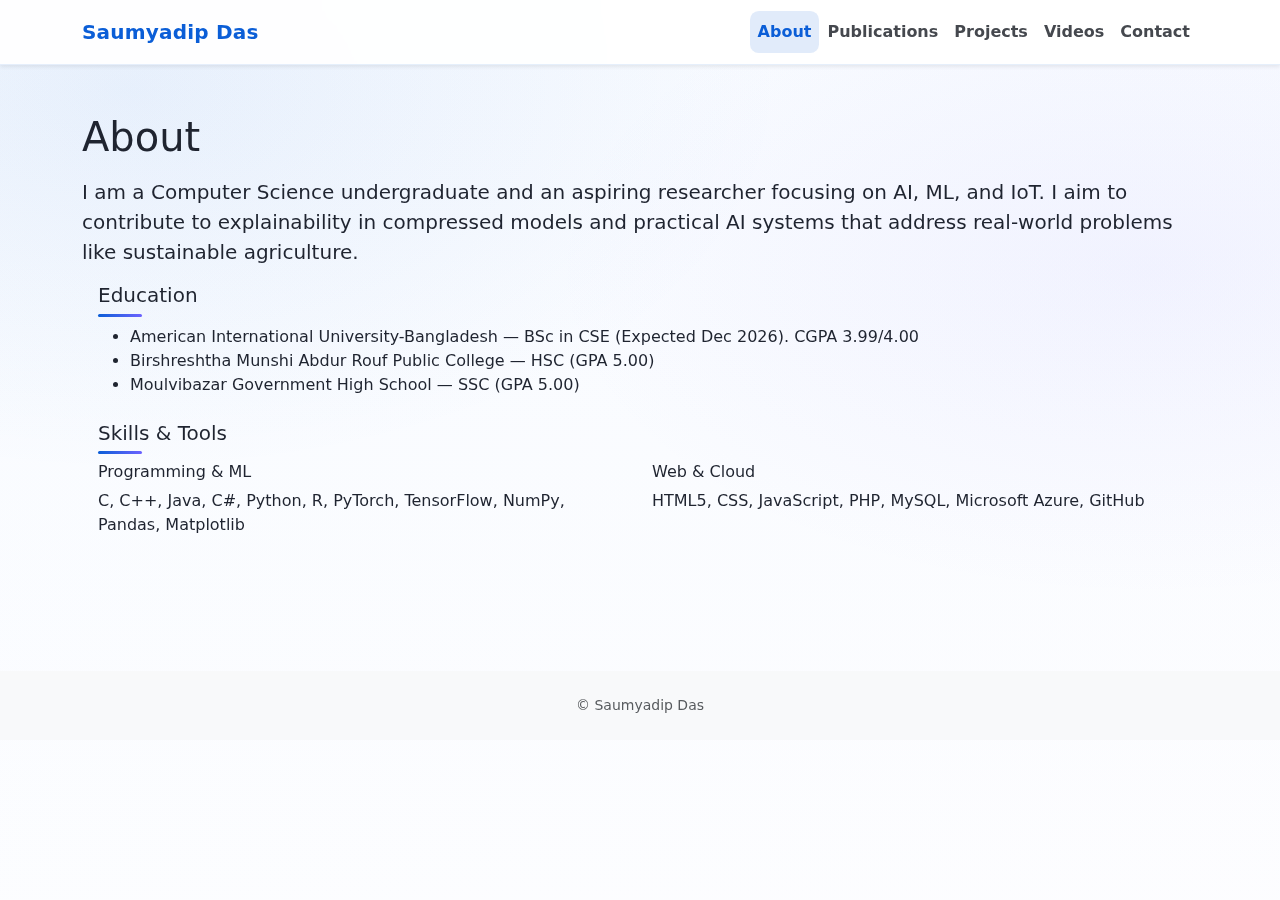
<file: about.html>
<!doctype html>
<html lang="en">
<head>
  <meta charset="utf-8">
  <meta name="viewport" content="width=device-width, initial-scale=1">
  <title>About — Saumyadip Das</title>
  <link href="https://cdn.jsdelivr.net/npm/bootstrap@5.3.2/dist/css/bootstrap.min.css" rel="stylesheet">
  <link href="https://fonts.googleapis.com/css2?family=Inter:wght@300;400;600;700&display=swap" rel="stylesheet">
  <link rel="stylesheet" href="/css/styles.css">
</head>
<body>
<nav class="navbar navbar-expand-lg navbar-light bg-white shadow-sm">
  <div class="container">
    <a class="navbar-brand fw-bold" href="index.html">Saumyadip Das</a>
    <button class="navbar-toggler" type="button" data-bs-toggle="collapse" data-bs-target="#nav" aria-controls="nav" aria-expanded="false" aria-label="Toggle navigation">
      <span class="navbar-toggler-icon"></span>
    </button>
    <div class="collapse navbar-collapse" id="nav">
      <ul class="navbar-nav ms-auto mb-2 mb-lg-0">
        <li class="nav-item"><a class="nav-link active" aria-current="page" href="about.html">About</a></li>
        <li class="nav-item"><a class="nav-link" href="publications.html">Publications</a></li>
        <li class="nav-item"><a class="nav-link" href="projects.html">Projects</a></li>
        <li class="nav-item"><a class="nav-link" href="videos.html">Videos</a></li>
        <li class="nav-item"><a class="nav-link" href="contact.html">Contact</a></li>
      </ul>
    </div>
  </div>
</nav>

<main class="container py-5">
  <h1 class="mb-3">About</h1>
  <p class="lead">I am a Computer Science undergraduate and an aspiring researcher focusing on AI, ML, and IoT. I aim to contribute to explainability in compressed models and practical AI systems that address real-world problems like sustainable agriculture.</p>

  <section class="mb-4">
    <h2 class="h5">Education</h2>
    <ul>
      <li>American International University-Bangladesh — BSc in CSE (Expected Dec 2026). CGPA 3.99/4.00</li>
      <li>Birshreshtha Munshi Abdur Rouf Public College — HSC (GPA 5.00)</li>
      <li>Moulvibazar Government High School — SSC (GPA 5.00)</li>
    </ul>
  </section>

  <section>
    <h2 class="h5">Skills & Tools</h2>
    <div class="row">
      <div class="col-md-6">
        <h3 class="h6">Programming & ML</h3>
        <p>C, C++, Java, C#, Python, R, PyTorch, TensorFlow, NumPy, Pandas, Matplotlib</p>
      </div>
      <div class="col-md-6">
        <h3 class="h6">Web & Cloud</h3>
        <p>HTML5, CSS, JavaScript, PHP, MySQL, Microsoft Azure, GitHub</p>
      </div>
    </div>
  </section>

</main>

<footer class="bg-light py-4 mt-5">
  <div class="container text-center small text-muted">© Saumyadip Das</div>
</footer>

<script src="https://cdn.jsdelivr.net/npm/bootstrap@5.3.2/dist/js/bootstrap.bundle.min.js"></script>
</body>
</html>
</file>
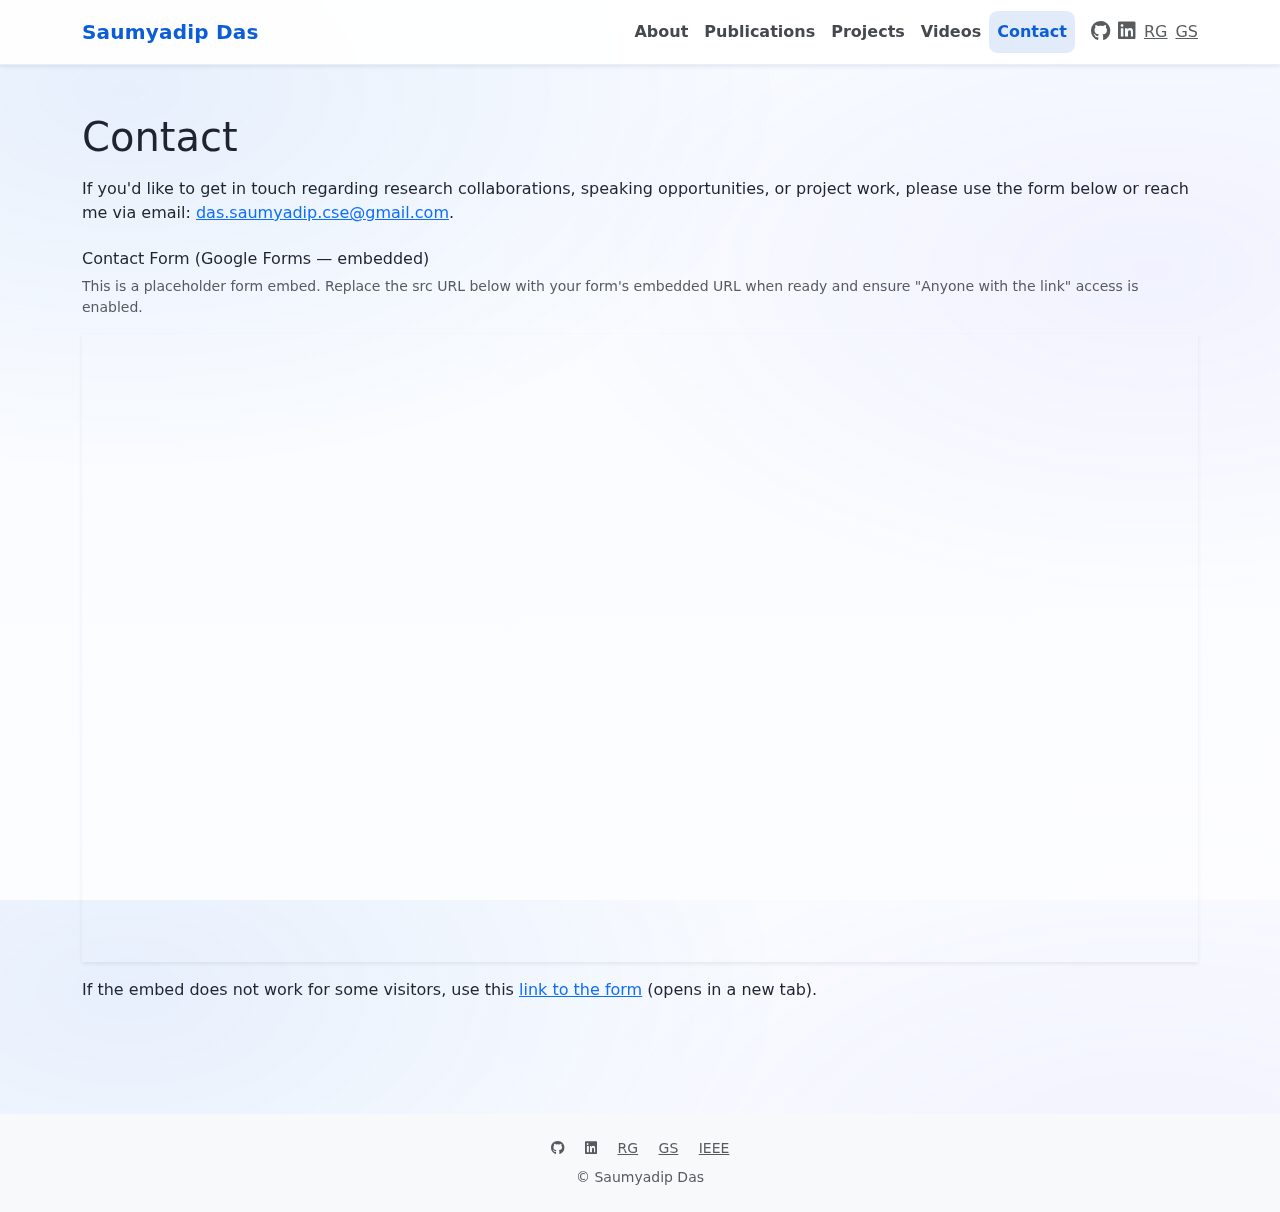
<file: contact.html>
<!doctype html>
<html lang="en">
<head>
  <meta charset="utf-8">
  <meta name="viewport" content="width=device-width, initial-scale=1">
  <title>Contact — Saumyadip Das</title>
  <link href="https://cdn.jsdelivr.net/npm/bootstrap@5.3.2/dist/css/bootstrap.min.css" rel="stylesheet">
  <link href="https://fonts.googleapis.com/css2?family=Inter:wght@300;400;600;700&display=swap" rel="stylesheet">
  <link rel="stylesheet" href="https://cdnjs.cloudflare.com/ajax/libs/font-awesome/6.4.0/css/all.min.css">
  <link rel="stylesheet" href="/css/styles.css">
</head>
<body>
<nav class="navbar navbar-expand-lg navbar-light bg-white shadow-sm">
  <div class="container">
    <a class="navbar-brand fw-bold" href="/">Saumyadip Das</a>
    <button class="navbar-toggler" type="button" data-bs-toggle="collapse" data-bs-target="#nav" aria-controls="nav" aria-expanded="false" aria-label="Toggle navigation">
      <span class="navbar-toggler-icon"></span>
    </button>
    <div class="collapse navbar-collapse" id="nav">
      <ul class="navbar-nav ms-auto mb-2 mb-lg-0">
        <li class="nav-item"><a class="nav-link" href="/about.html">About</a></li>
        <li class="nav-item"><a class="nav-link" href="/publications.html">Publications</a></li>
        <li class="nav-item"><a class="nav-link" href="/projects.html">Projects</a></li>
        <li class="nav-item"><a class="nav-link" href="/videos.html">Videos</a></li>
        <li class="nav-item"><a class="nav-link active" aria-current="page" href="/contact.html">Contact</a></li>
      </ul>
      <div class="d-none d-lg-flex align-items-center ms-3 social-icons">
        <a class="text-muted me-2" href="https://github.com/saumyadip-das-2003" target="_blank" aria-label="GitHub"><i class="fab fa-github fa-lg"></i></a>
        <a class="text-muted me-2" href="https://www.linkedin.com/in/saumyadip-sohom/" target="_blank" aria-label="LinkedIn"><i class="fab fa-linkedin fa-lg"></i></a>
        <a class="text-muted me-2" href="https://www.researchgate.net/profile/Saumyadip-Das-2" target="_blank" aria-label="ResearchGate">RG</a>
        <a class="text-muted" href="#" target="_blank" aria-label="Google Scholar">GS</a>
      </div>
    </div>
  </div>
</nav>

<main class="container py-5">
  <h1 class="mb-3">Contact</h1>
  <p>If you'd like to get in touch regarding research collaborations, speaking opportunities, or project work, please use the form below or reach me via email: <a href="mailto:das.saumyadip.cse@gmail.com">das.saumyadip.cse@gmail.com</a>.</p>

  <h2 class="h6 mt-4">Contact Form (Google Forms — embedded)</h2>
  <p class="small text-muted">This is a placeholder form embed. Replace the src URL below with your form's embedded URL when ready and ensure "Anyone with the link" access is enabled.</p>

  <div class="ratio ratio-16x9 shadow-sm">
    <iframe src="https://docs.google.com/forms/d/e/1FAIpQLSfDUMMY/viewform?embedded=true" width="100%" height="100%" frameborder="0">Loading…</iframe>
  </div>

  <p class="mt-3">If the embed does not work for some visitors, use this <a href="https://docs.google.com/forms/d/e/1FAIpQLSfDUMMY/viewform" target="_blank">link to the form</a> (opens in a new tab).</p>

</main>

<footer class="bg-light py-4 mt-5">
  <div class="container text-center small text-muted">
    <div class="mb-2">
      <a class="text-muted me-3" href="https://github.com/saumyadip-das-2003" target="_blank" aria-label="GitHub"><i class="fab fa-github"></i></a>
      <a class="text-muted me-3" href="https://www.linkedin.com/in/saumyadip-sohom/" target="_blank" aria-label="LinkedIn"><i class="fab fa-linkedin"></i></a>
      <a class="text-muted me-3" href="https://www.researchgate.net/profile/Saumyadip-Das-2" target="_blank" aria-label="ResearchGate">RG</a>
      <a class="text-muted me-3" href="#" target="_blank" aria-label="Google Scholar">GS</a>
      <a class="text-muted" href="#" target="_blank" aria-label="IEEE Profile">IEEE</a>
    </div>
    © Saumyadip Das
  </div>
</footer>

<script src="https://cdn.jsdelivr.net/npm/bootstrap@5.3.2/dist/js/bootstrap.bundle.min.js"></script>
</body>
</html>
</file>
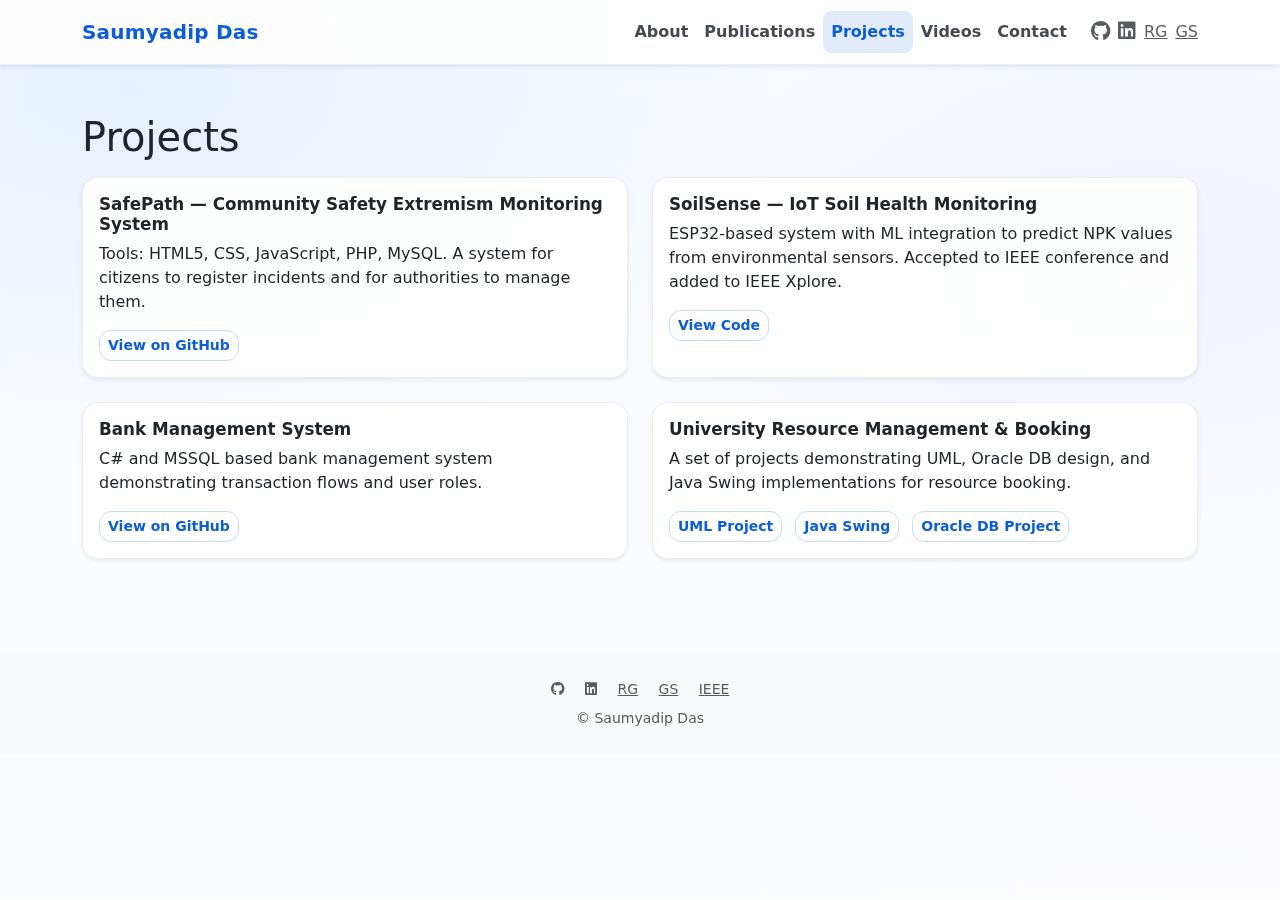
<file: projects.html>
<!doctype html>
<html lang="en">
<head>
  <meta charset="utf-8">
  <meta name="viewport" content="width=device-width, initial-scale=1">
  <title>Projects — Saumyadip Das</title>
  <link href="https://cdn.jsdelivr.net/npm/bootstrap@5.3.2/dist/css/bootstrap.min.css" rel="stylesheet">
  <link href="https://fonts.googleapis.com/css2?family=Inter:wght@300;400;600;700&display=swap" rel="stylesheet">
  <link rel="stylesheet" href="https://cdnjs.cloudflare.com/ajax/libs/font-awesome/6.4.0/css/all.min.css">
  <link rel="stylesheet" href="/css/styles.css">
</head>
<body>
<nav class="navbar navbar-expand-lg navbar-light bg-white shadow-sm">
  <div class="container">
    <a class="navbar-brand fw-bold" href="/">Saumyadip Das</a>
    <button class="navbar-toggler" type="button" data-bs-toggle="collapse" data-bs-target="#nav" aria-controls="nav" aria-expanded="false" aria-label="Toggle navigation">
      <span class="navbar-toggler-icon"></span>
    </button>
    <div class="collapse navbar-collapse" id="nav">
      <ul class="navbar-nav ms-auto mb-2 mb-lg-0">
        <li class="nav-item"><a class="nav-link" href="/about.html">About</a></li>
        <li class="nav-item"><a class="nav-link" href="/publications.html">Publications</a></li>
        <li class="nav-item"><a class="nav-link active" aria-current="page" href="/projects.html">Projects</a></li>
        <li class="nav-item"><a class="nav-link" href="/videos.html">Videos</a></li>
        <li class="nav-item"><a class="nav-link" href="/contact.html">Contact</a></li>
      </ul>
      <div class="d-none d-lg-flex align-items-center ms-3 social-icons">
        <a class="text-muted me-2" href="https://github.com/saumyadip-das-2003" target="_blank" aria-label="GitHub"><i class="fab fa-github fa-lg"></i></a>
        <a class="text-muted me-2" href="https://www.linkedin.com/in/saumyadip-sohom/" target="_blank" aria-label="LinkedIn"><i class="fab fa-linkedin fa-lg"></i></a>
        <a class="text-muted me-2" href="https://www.researchgate.net/profile/Saumyadip-Das-2" target="_blank" aria-label="ResearchGate">RG</a>
        <a class="text-muted" href="#" target="_blank" aria-label="Google Scholar">GS</a>
      </div>
    </div>
  </div>
</nav>

<main class="container py-5">
  <h1 class="mb-3">Projects</h1>

  <div class="row row-cols-1 row-cols-md-2 g-4">
    <div class="col">
      <div class="card h-100 shadow-sm">
        <div class="card-body">
          <h5 class="card-title">SafePath — Community Safety Extremism Monitoring System</h5>
          <p class="card-text">Tools: HTML5, CSS, JavaScript, PHP, MySQL. A system for citizens to register incidents and for authorities to manage them.</p>
          <a href="https://github.com/saumyadip-das-2003/SafePath---Community-Safety-Extremism-Monitoring-System" target="_blank" class="btn btn-sm btn-outline-primary">View on GitHub</a>
        </div>
      </div>
    </div>

    <div class="col">
      <div class="card h-100 shadow-sm">
        <div class="card-body">
          <h5 class="card-title">SoilSense — IoT Soil Health Monitoring</h5>
          <p class="card-text">ESP32-based system with ML integration to predict NPK values from environmental sensors. Accepted to IEEE conference and added to IEEE Xplore.</p>
          <a href="https://github.com/saumyadip-das-2003/SoilSense-Codes" target="_blank" class="btn btn-sm btn-outline-primary">View Code</a>
        </div>
      </div>
    </div>

    <div class="col">
      <div class="card h-100 shadow-sm">
        <div class="card-body">
          <h5 class="card-title">Bank Management System</h5>
          <p class="card-text">C# and MSSQL based bank management system demonstrating transaction flows and user roles.</p>
          <a href="https://github.com/saumyadip-das-2003/Bank-Management-System" target="_blank" class="btn btn-sm btn-outline-primary">View on GitHub</a>
        </div>
      </div>
    </div>

    <div class="col">
      <div class="card h-100 shadow-sm">
        <div class="card-body">
          <h5 class="card-title">University Resource Management & Booking</h5>
          <p class="card-text">A set of projects demonstrating UML, Oracle DB design, and Java Swing implementations for resource booking.</p>
          <a href="https://github.com/saumyadip-das-2003/University-Resource-Management-System-URMS---OOAD" target="_blank" class="btn btn-sm btn-outline-primary">UML Project</a>
          <a href="https://github.com/saumyadip-das-2003/Resource-Booking-System-JAVA-Swing-Project-" target="_blank" class="btn btn-sm btn-outline-primary ms-2">Java Swing</a>          <a href="https://github.com/saumyadip-das-2003/University-Resource-Booking-System--Oracle-Database-Project" target="_blank" class="btn btn-sm btn-outline-primary ms-2">Oracle DB Project</a>        </div>
      </div>
    </div>
  </div>

</main>

<footer class="bg-light py-4 mt-5">
  <div class="container text-center small text-muted">
    <div class="mb-2">
      <a class="text-muted me-3" href="https://github.com/saumyadip-das-2003" target="_blank" aria-label="GitHub"><i class="fab fa-github"></i></a>
      <a class="text-muted me-3" href="https://www.linkedin.com/in/saumyadip-sohom/" target="_blank" aria-label="LinkedIn"><i class="fab fa-linkedin"></i></a>
      <a class="text-muted me-3" href="https://www.researchgate.net/profile/Saumyadip-Das-2" target="_blank" aria-label="ResearchGate">RG</a>
      <a class="text-muted me-3" href="#" target="_blank" aria-label="Google Scholar">GS</a>
      <a class="text-muted" href="#" target="_blank" aria-label="IEEE Profile">IEEE</a>
    </div>
    © Saumyadip Das
  </div>
</footer>

<script src="https://cdn.jsdelivr.net/npm/bootstrap@5.3.2/dist/js/bootstrap.bundle.min.js"></script>
</body>
</html>
</file>
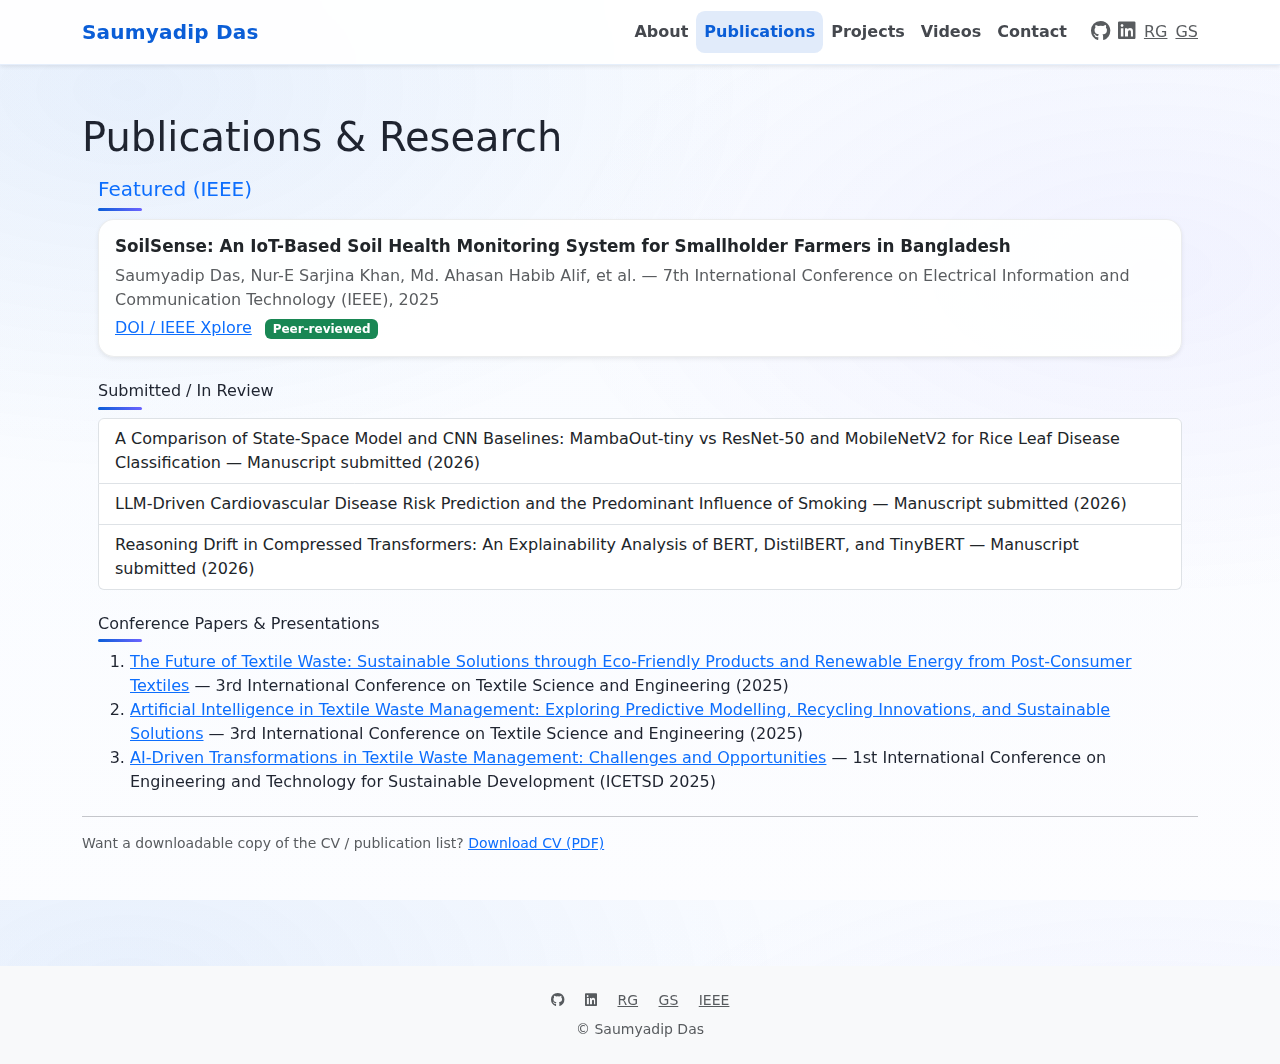
<file: publications.html>
<!doctype html>
<html lang="en">
<head>
  <meta charset="utf-8">
  <meta name="viewport" content="width=device-width, initial-scale=1">
  <title>Publications — Saumyadip Das</title>
  <link href="https://cdn.jsdelivr.net/npm/bootstrap@5.3.2/dist/css/bootstrap.min.css" rel="stylesheet">
  <link href="https://fonts.googleapis.com/css2?family=Inter:wght@300;400;600;700&display=swap" rel="stylesheet">
  <link rel="stylesheet" href="https://cdnjs.cloudflare.com/ajax/libs/font-awesome/6.4.0/css/all.min.css">
  <link rel="stylesheet" href="/css/styles.css">
</head>
<body>
<nav class="navbar navbar-expand-lg navbar-light bg-white shadow-sm">
  <div class="container">
    <a class="navbar-brand fw-bold" href="/">Saumyadip Das</a>
    <button class="navbar-toggler" type="button" data-bs-toggle="collapse" data-bs-target="#nav" aria-controls="nav" aria-expanded="false" aria-label="Toggle navigation">
      <span class="navbar-toggler-icon"></span>
    </button>
    <div class="collapse navbar-collapse" id="nav">
      <ul class="navbar-nav ms-auto mb-2 mb-lg-0">
        <li class="nav-item"><a class="nav-link" href="/about.html">About</a></li>
        <li class="nav-item"><a class="nav-link active" aria-current="page" href="/publications.html">Publications</a></li>
        <li class="nav-item"><a class="nav-link" href="/projects.html">Projects</a></li>
        <li class="nav-item"><a class="nav-link" href="/videos.html">Videos</a></li>
        <li class="nav-item"><a class="nav-link" href="/contact.html">Contact</a></li>
      </ul>
      <div class="d-none d-lg-flex align-items-center ms-3 social-icons">
        <a class="text-muted me-2" href="https://github.com/saumyadip-das-2003" target="_blank" aria-label="GitHub"><i class="fab fa-github fa-lg"></i></a>
        <a class="text-muted me-2" href="https://www.linkedin.com/in/saumyadip-sohom/" target="_blank" aria-label="LinkedIn"><i class="fab fa-linkedin fa-lg"></i></a>
        <a class="text-muted me-2" href="https://www.researchgate.net/profile/Saumyadip-Das-2" target="_blank" aria-label="ResearchGate">RG</a>
        <a class="text-muted" href="#" target="_blank" aria-label="Google Scholar">GS</a>
      </div>
    </div>
  </div>
</nav>

<main class="container py-5">
  <h1 class="mb-3">Publications & Research</h1>

  <section class="mb-4">
    <h2 class="h5 text-primary">Featured (IEEE)</h2>
    <div class="card mb-3 shadow-sm">
      <div class="card-body">
        <h5 class="card-title">SoilSense: An IoT-Based Soil Health Monitoring System for Smallholder Farmers in Bangladesh</h5>
        <p class="text-muted mb-1">Saumyadip Das, Nur-E Sarjina Khan, Md. Ahasan Habib Alif, et al. — 7th International Conference on Electrical Information and Communication Technology (IEEE), 2025</p>
        <a href="https://doi.org/10.1109/EICT68394.2025.11355612" target="_blank" class="card-link">DOI / IEEE Xplore</a>
        <span class="badge bg-success ms-2">Peer-reviewed</span>
      </div>
    </div>
  </section>

  <section class="mb-4">
    <h2 class="h6">Submitted / In Review</h2>
    <ul class="list-group">
      <li class="list-group-item">A Comparison of State-Space Model and CNN Baselines: MambaOut-tiny vs ResNet-50 and MobileNetV2 for Rice Leaf Disease Classification — Manuscript submitted (2026)</li>
      <li class="list-group-item">LLM-Driven Cardiovascular Disease Risk Prediction and the Predominant Influence of Smoking — Manuscript submitted (2026)</li>
      <li class="list-group-item">Reasoning Drift in Compressed Transformers: An Explainability Analysis of BERT, DistilBERT, and TinyBERT — Manuscript submitted (2026)</li>
    </ul>
  </section>

  <section>
    <h2 class="h6">Conference Papers & Presentations</h2>
    <ol>
      <li><a href="https://www.researchgate.net/publication/400525770_The_Future_of_Textile_Waste_Sustainable_Solutions_through_Eco-Friendly_Products_and_Renewable_Energy_from_Post-Consumer_Textiles?_tp=eyJjb250ZXh0Ijp7InBhZ2UiOiJwcm9maWxlIiwicHJldmlvdXNQYWdlIjpudWxsLCJwb3NpdGlvbiI6InBhZ2VDb250ZW50In19" target="_blank">The Future of Textile Waste: Sustainable Solutions through Eco-Friendly Products and Renewable Energy from Post-Consumer Textiles</a> — 3rd International Conference on Textile Science and Engineering (2025)</li>
      <li><a href="https://www.researchgate.net/publication/400526019_Artificial_Intelligence_in_Textile_Waste_Management_Exploring_Predictive_Modelling_Recycling_Innovations_and_Sustainable_Solutions" target="_blank">Artificial Intelligence in Textile Waste Management: Exploring Predictive Modelling, Recycling Innovations, and Sustainable Solutions</a> — 3rd International Conference on Textile Science and Engineering (2025)</li>
      <li><a href="https://www.researchgate.net/publication/400525785_AI-Driven_Transformations_in_Textile_Waste_Management_Challenges_and_Opportunities" target="_blank">AI-Driven Transformations in Textile Waste Management: Challenges and Opportunities</a> — 1st International Conference on Engineering and Technology for Sustainable Development (ICETSD 2025)</li>
    </ol>
  </section>

  <hr>
  <p class="small text-muted">Want a downloadable copy of the CV / publication list? <a href="Saumyadip_Das%20(2).pdf" target="_blank">Download CV (PDF)</a></p>
</main>

<footer class="bg-light py-4 mt-5">
  <div class="container text-center small text-muted">
    <div class="mb-2">
      <a class="text-muted me-3" href="https://github.com/saumyadip-das-2003" target="_blank" aria-label="GitHub"><i class="fab fa-github"></i></a>
      <a class="text-muted me-3" href="https://www.linkedin.com/in/saumyadip-sohom/" target="_blank" aria-label="LinkedIn"><i class="fab fa-linkedin"></i></a>
      <a class="text-muted me-3" href="https://www.researchgate.net/profile/Saumyadip-Das-2" target="_blank" aria-label="ResearchGate">RG</a>
      <a class="text-muted me-3" href="#" target="_blank" aria-label="Google Scholar">GS</a>
      <a class="text-muted" href="#" target="_blank" aria-label="IEEE Profile">IEEE</a>
    </div>
    © Saumyadip Das
  </div>
</footer>

<script src="https://cdn.jsdelivr.net/npm/bootstrap@5.3.2/dist/js/bootstrap.bundle.min.js"></script>
</body>
</html>
</file>
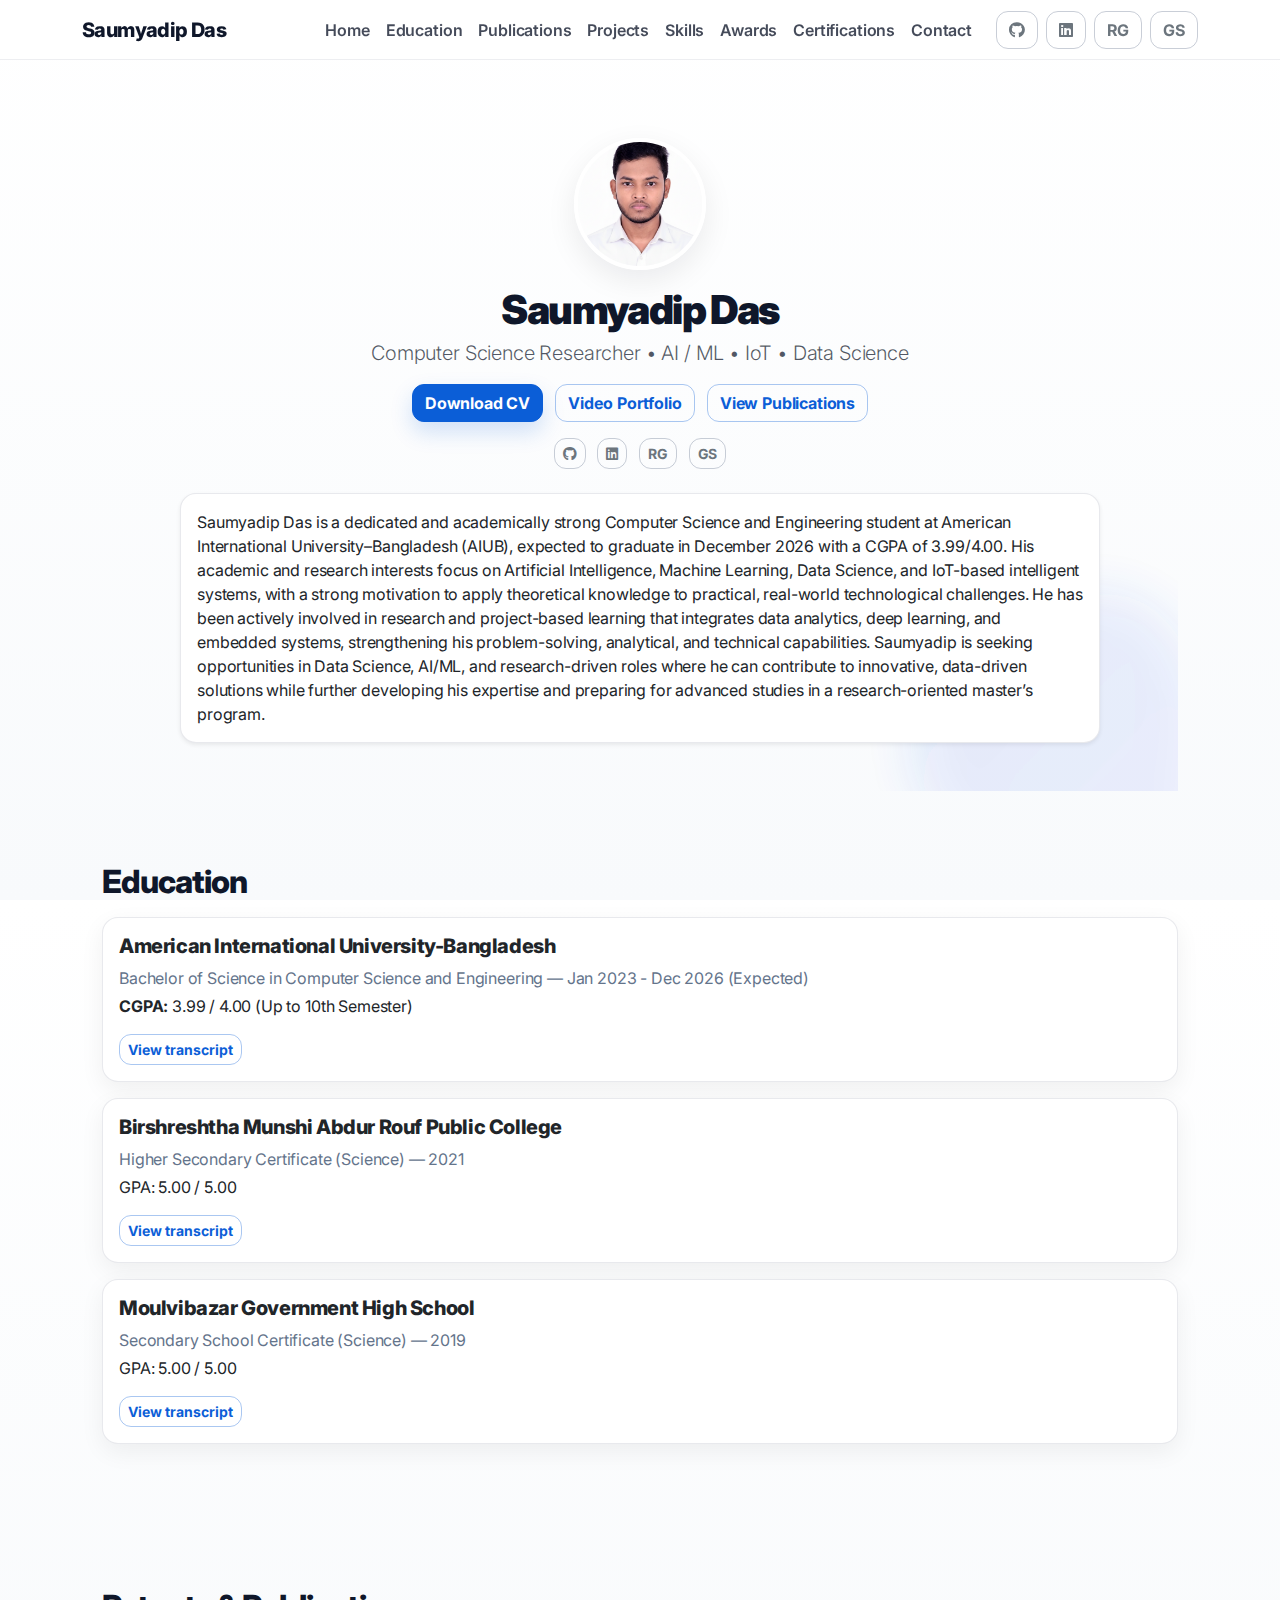
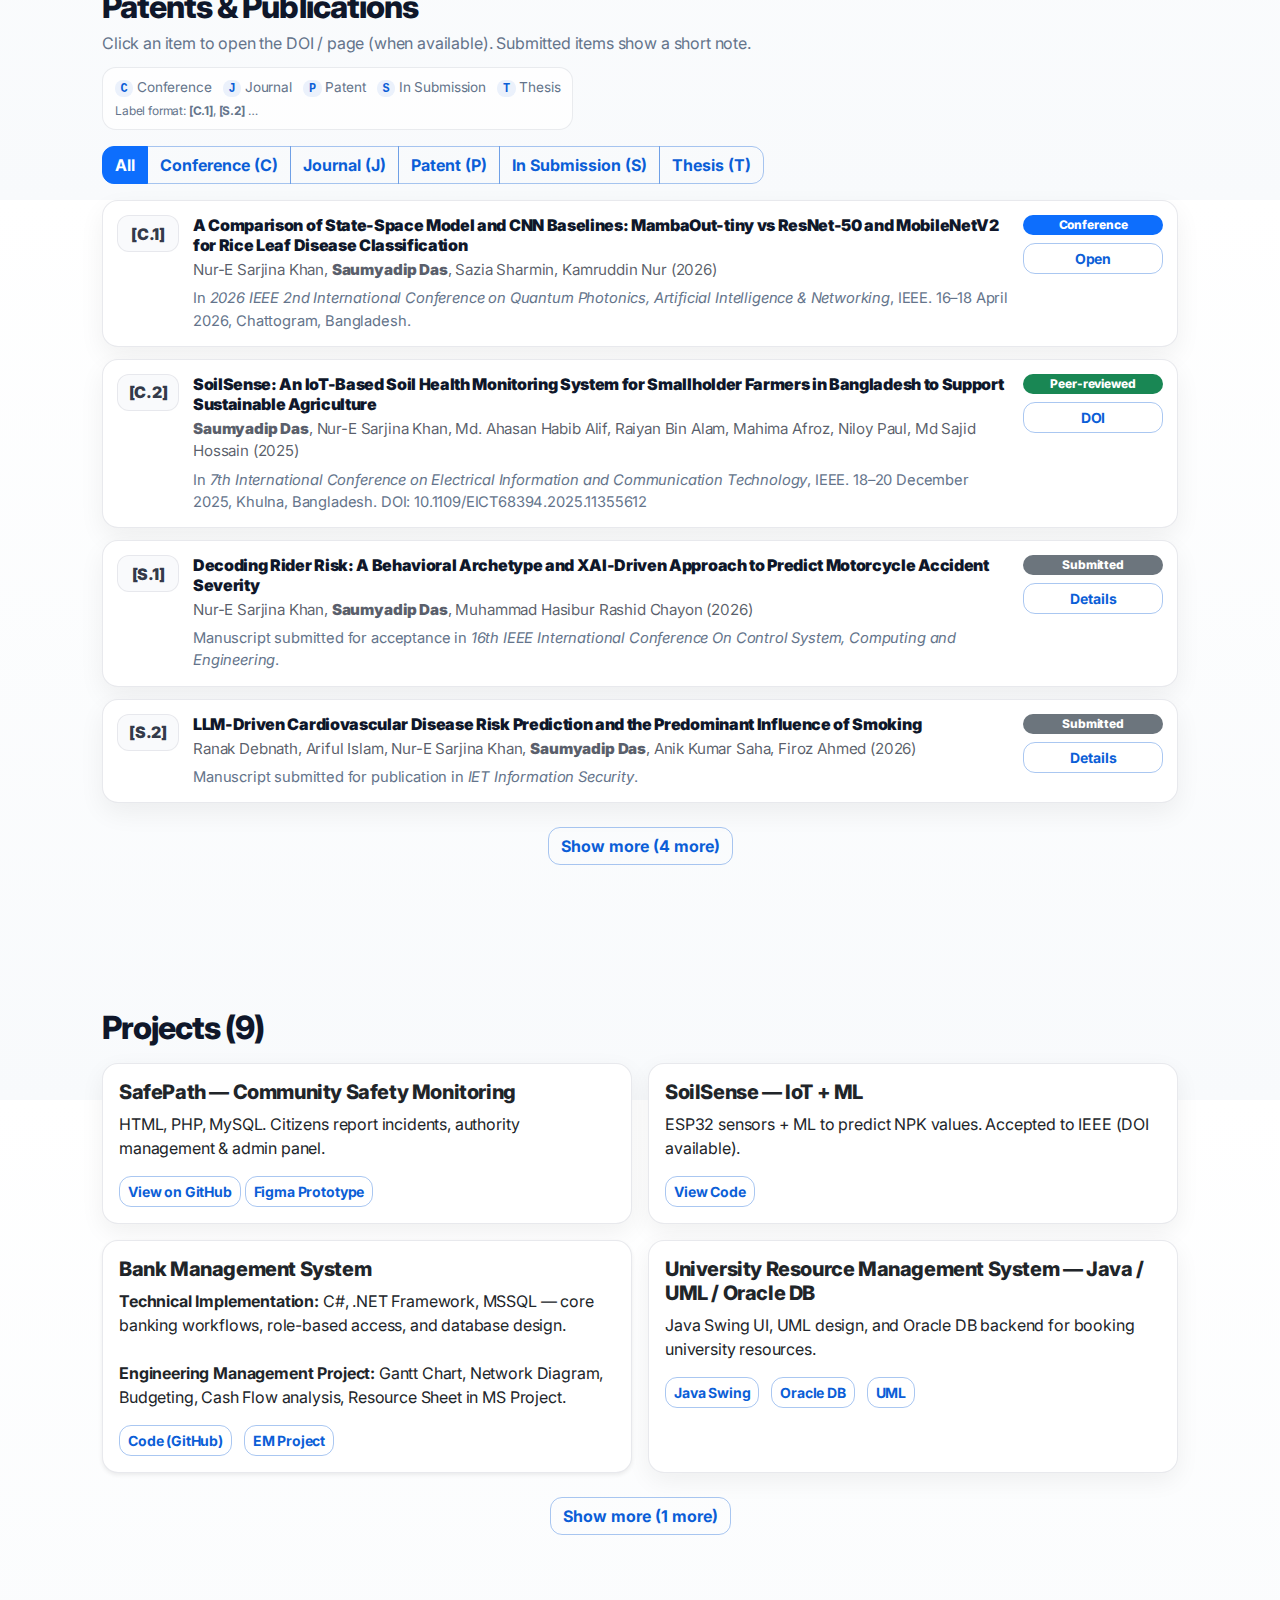
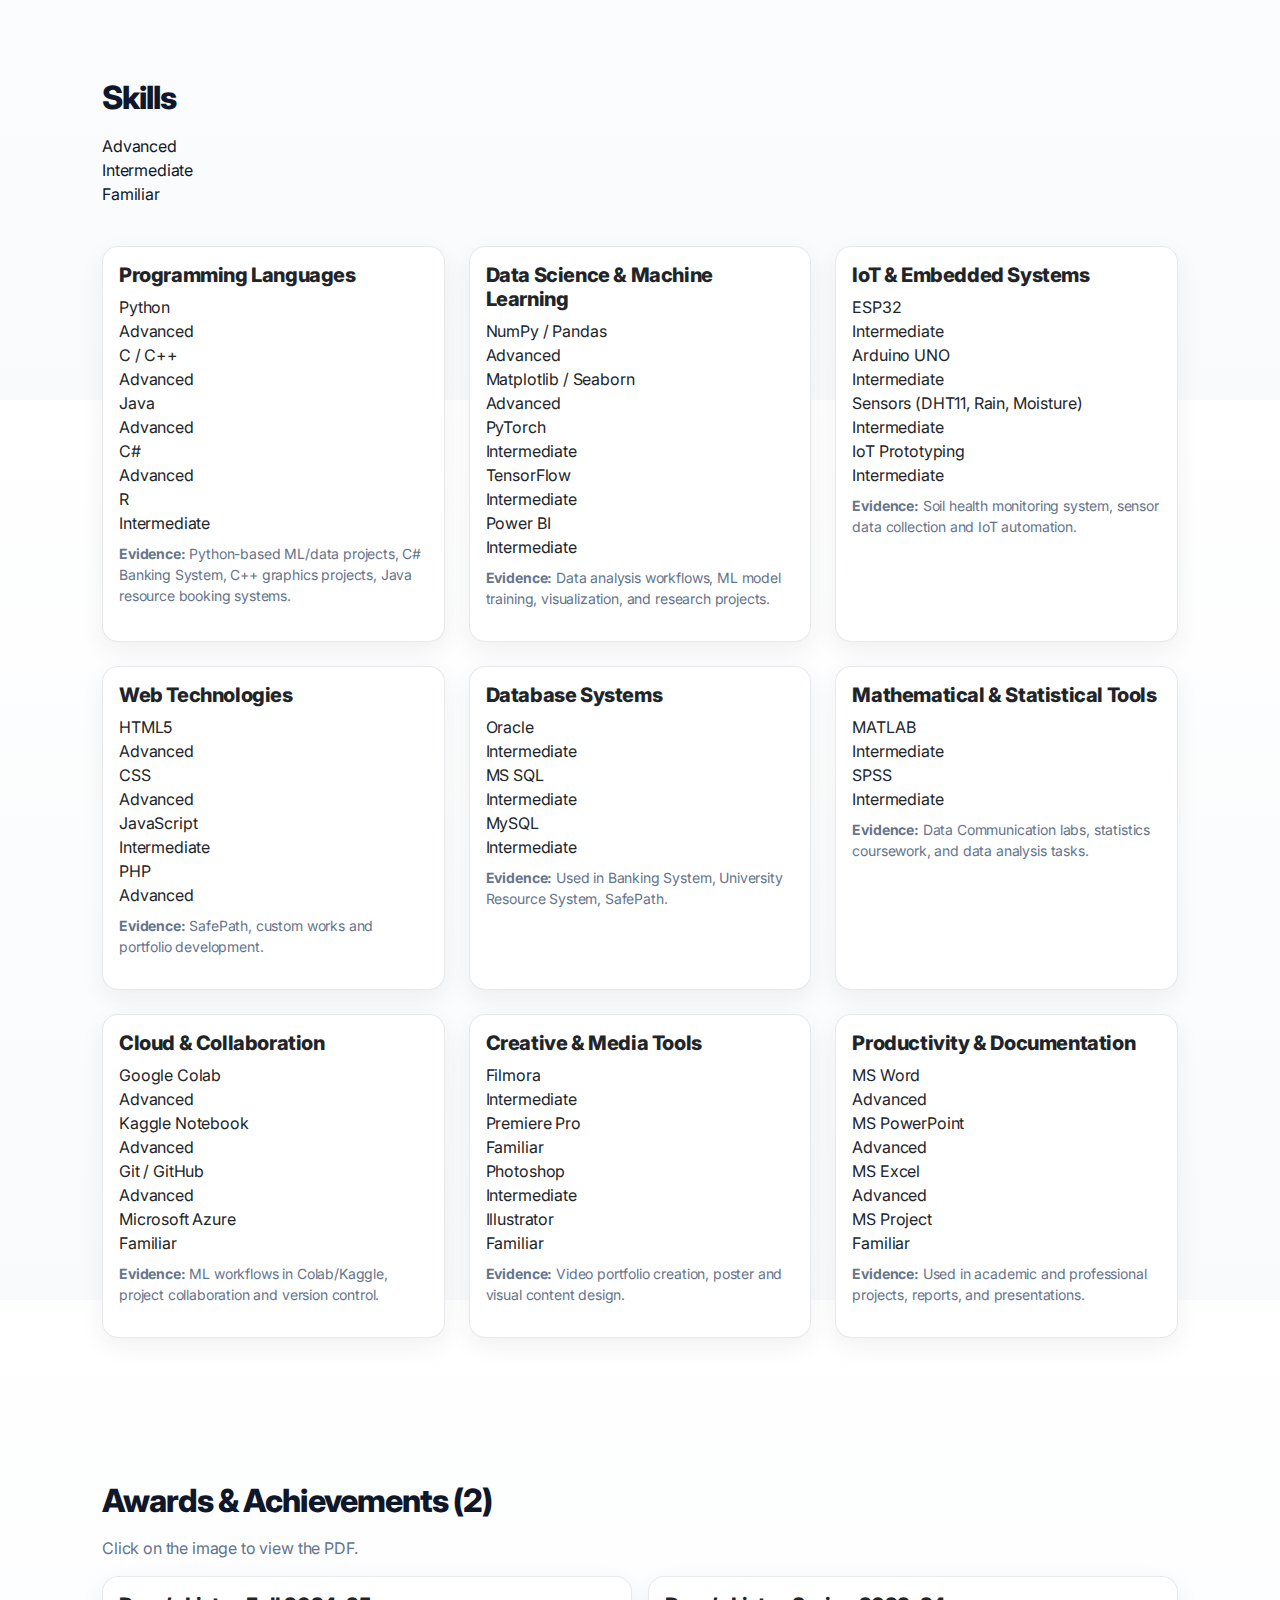
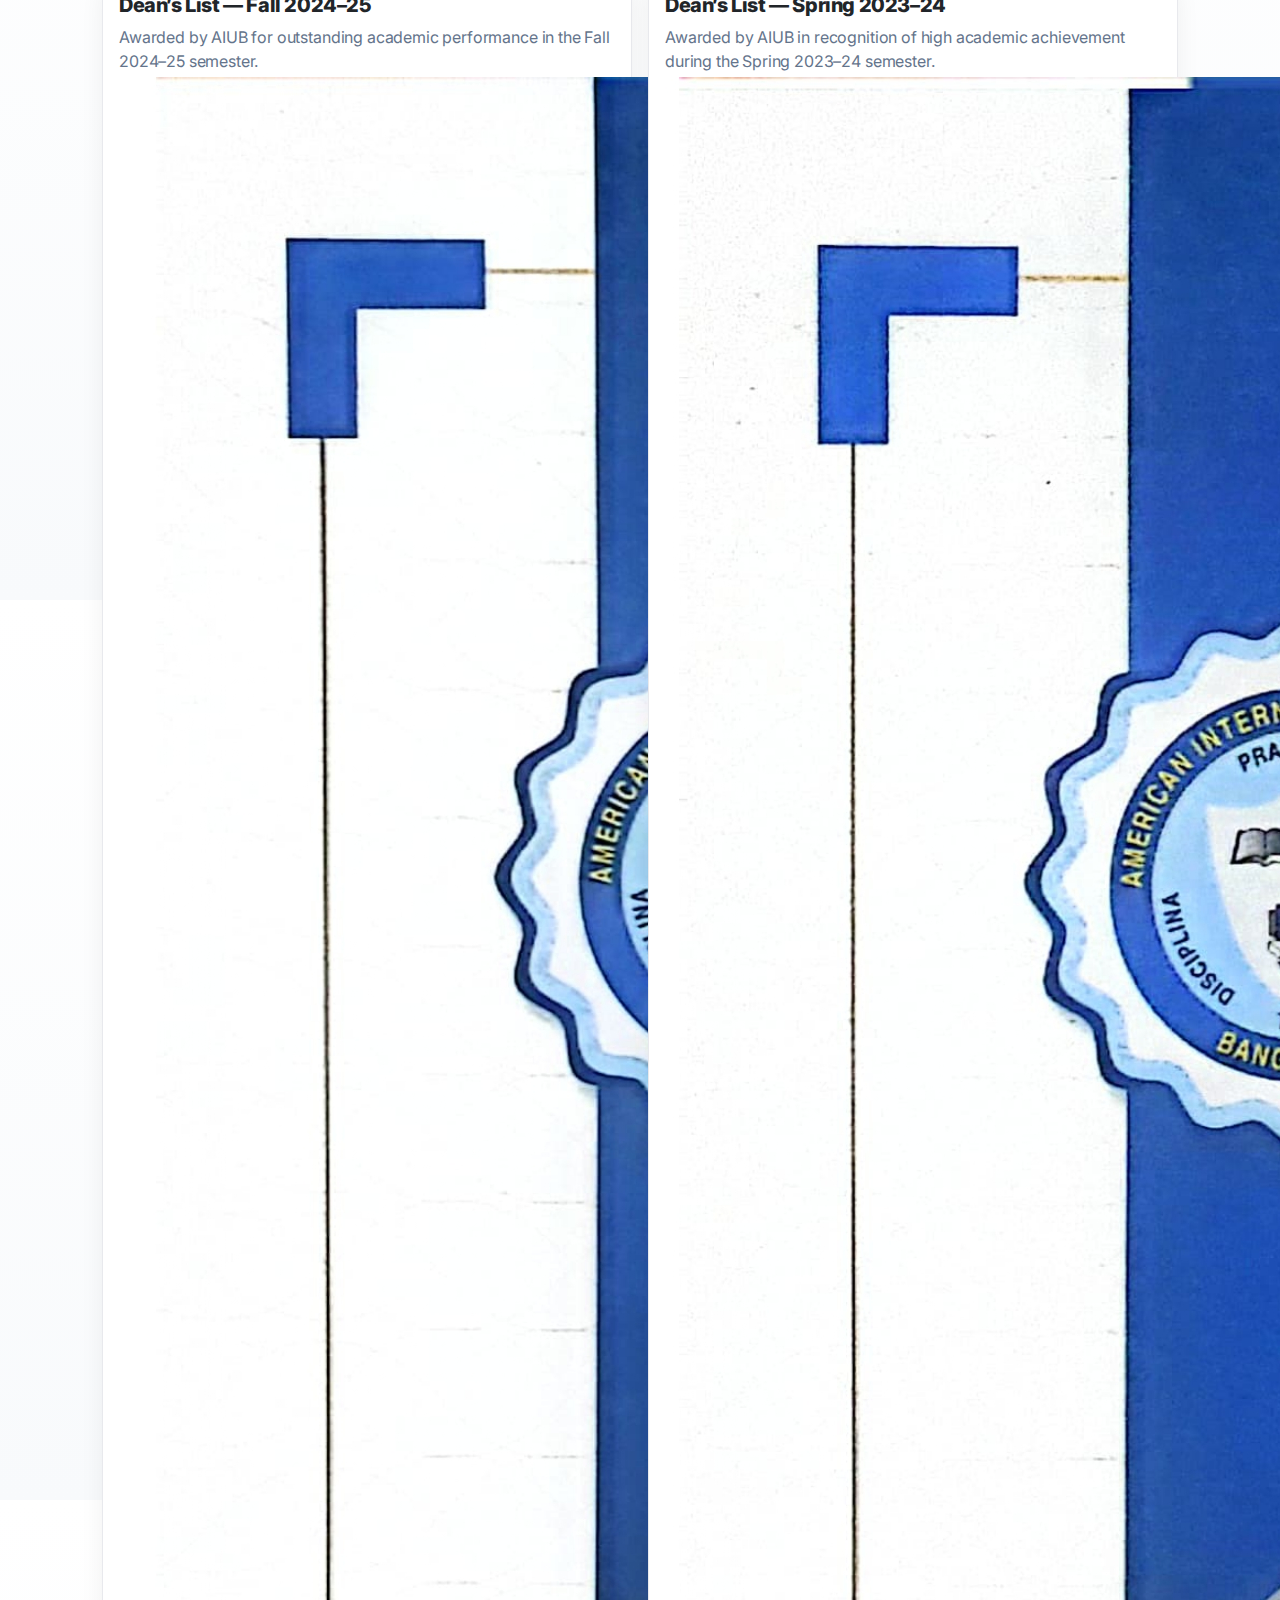
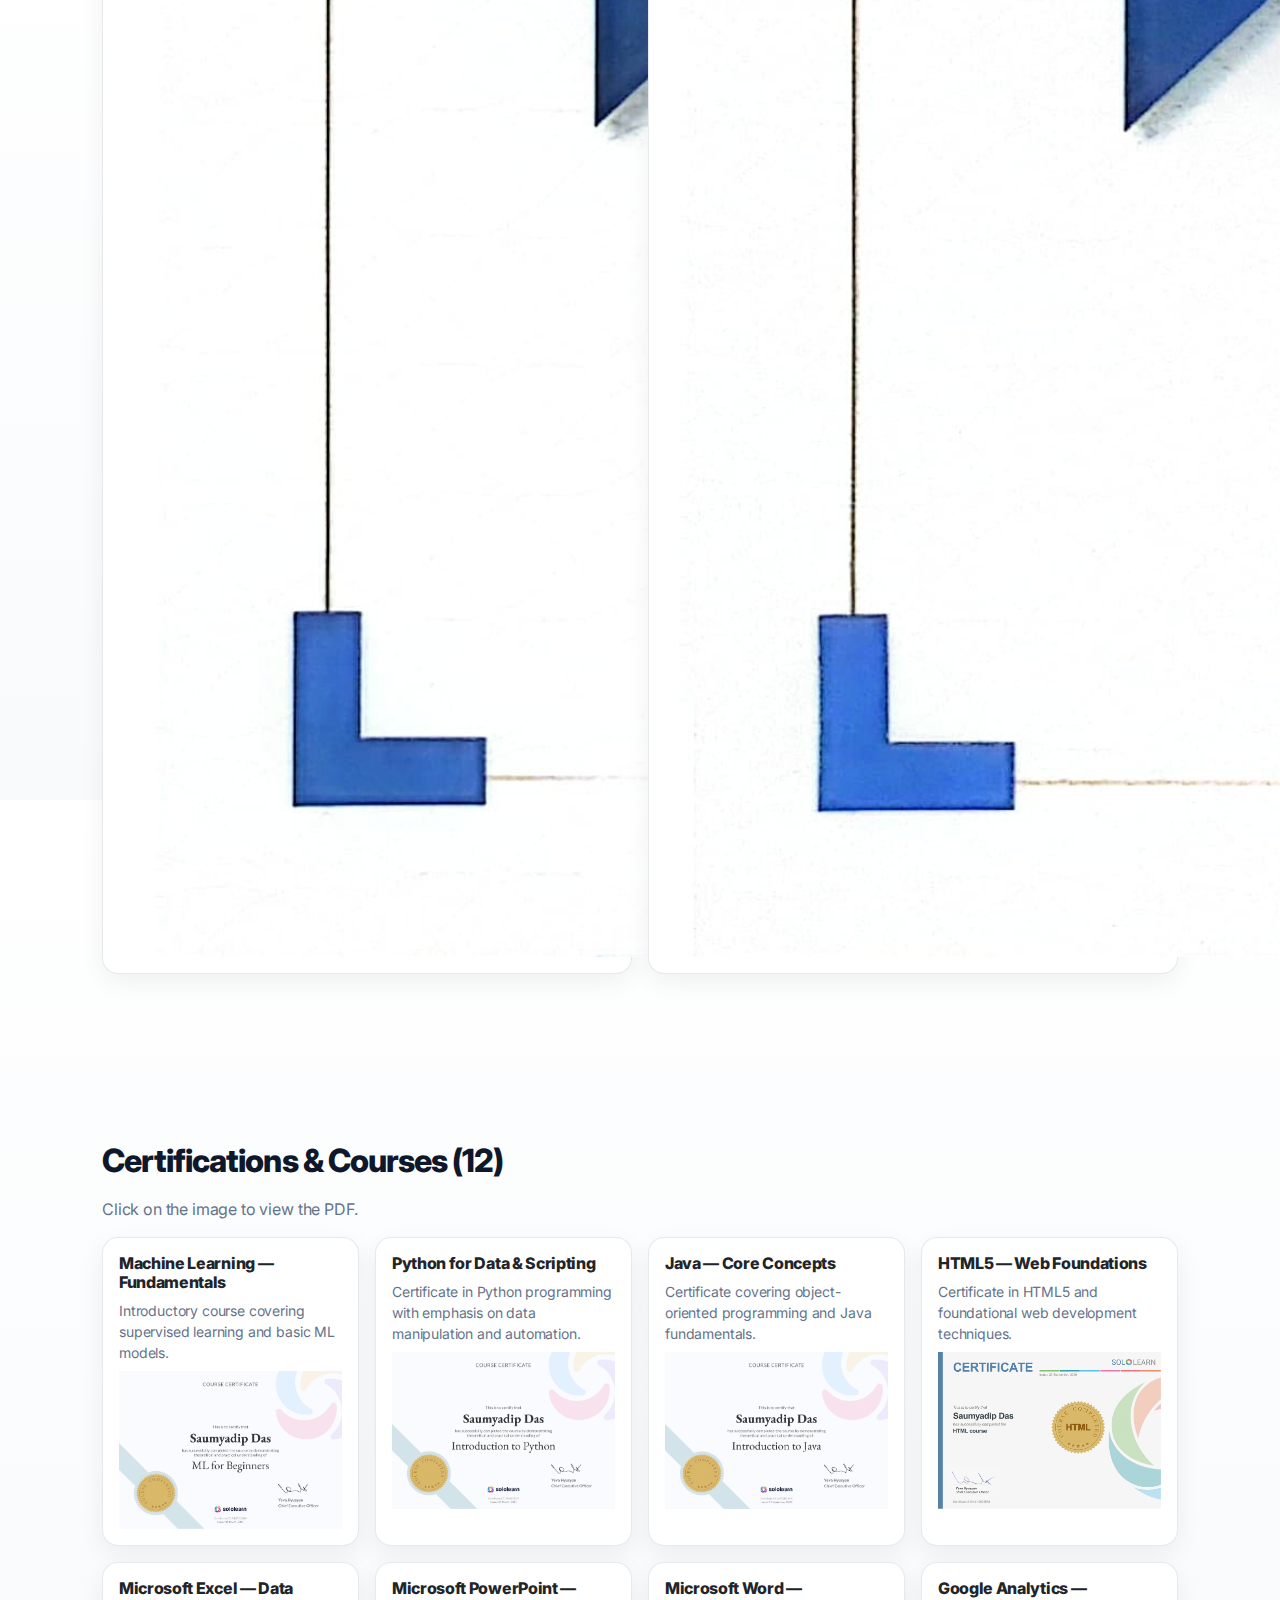
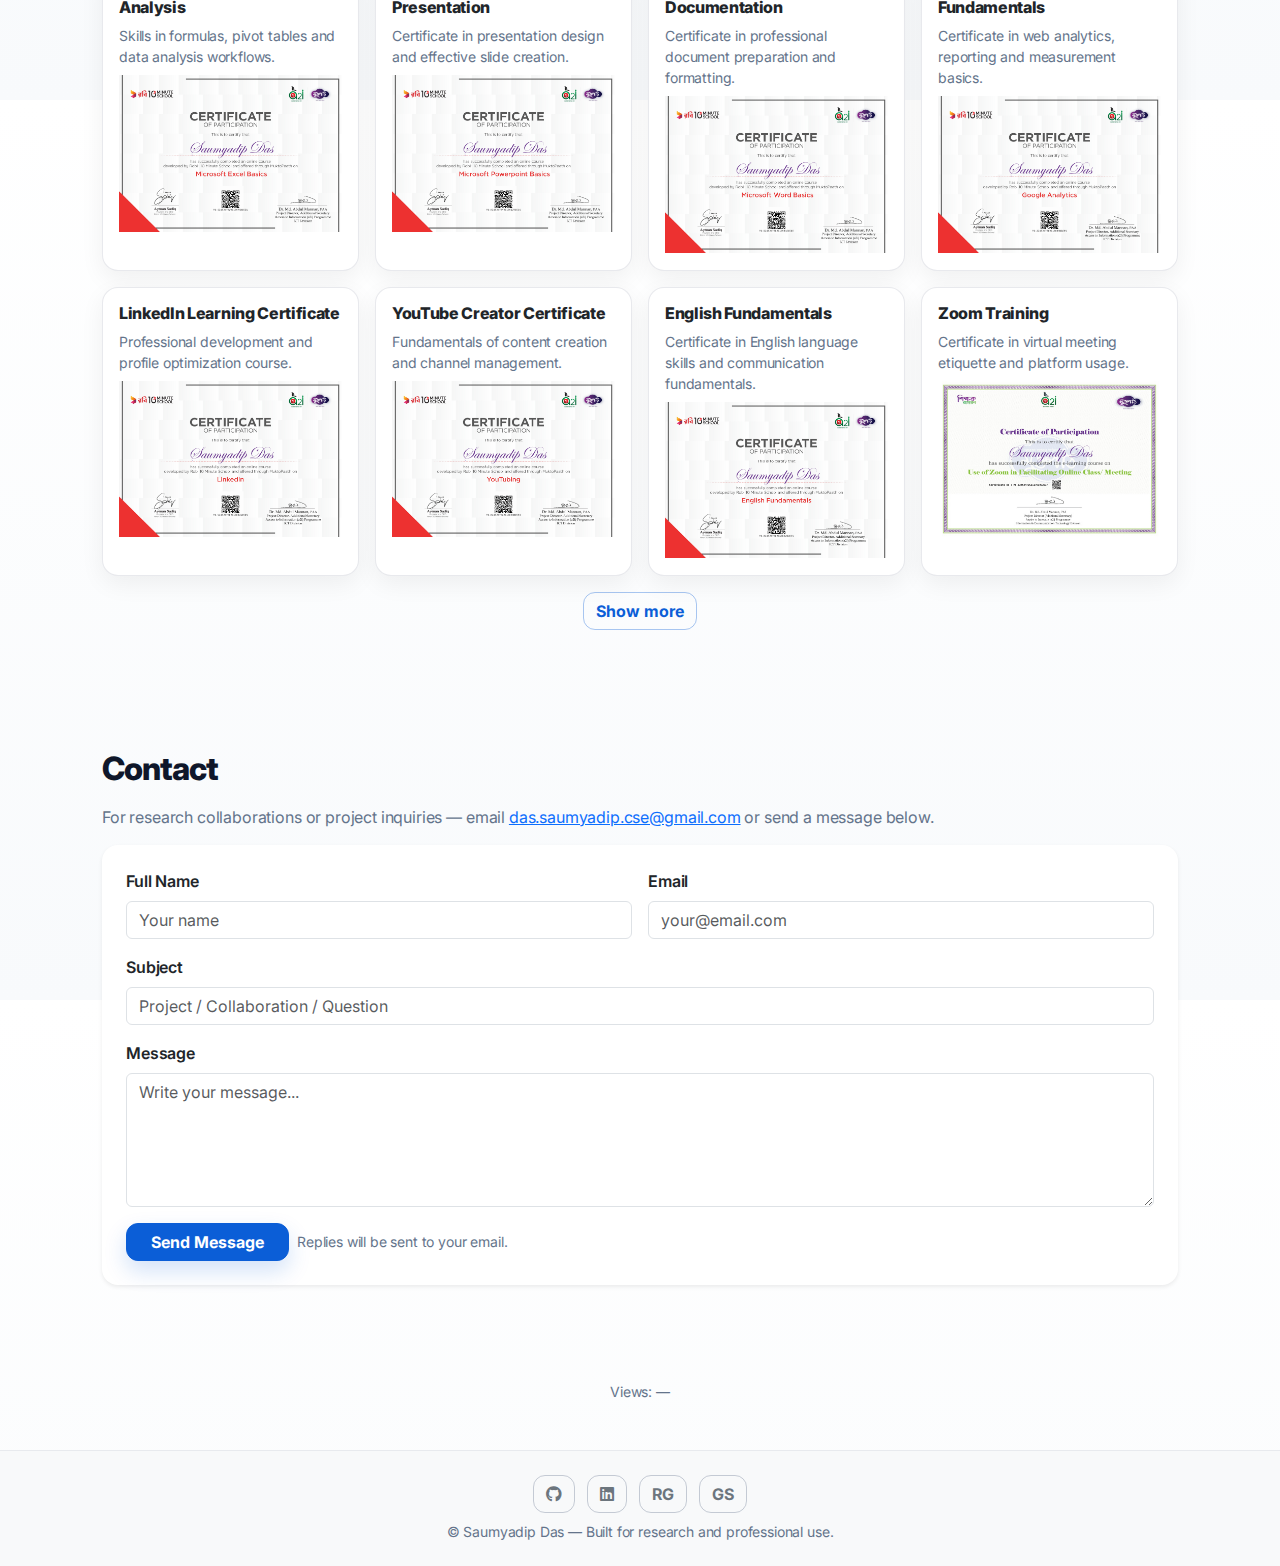
<file: s.html>
<!doctype html>
<html lang="en">
<head>
  <meta charset="utf-8">
  <meta name="viewport" content="width=device-width, initial-scale=1">
  <title>Saumyadip Das — Researcher in AI & ML</title>

  <meta name="description" content="Saumyadip Das — Computer Science researcher focusing on AI, ML and IoT.">
  <meta name="theme-color" content="#0b5ed7">

  <link href="https://cdn.jsdelivr.net/npm/bootstrap@5.3.2/dist/css/bootstrap.min.css" rel="stylesheet">
  <link href="https://fonts.googleapis.com/css2?family=Inter:wght@300;400;600;700;800&display=swap" rel="stylesheet">
  <link rel="stylesheet" href="https://cdnjs.cloudflare.com/ajax/libs/font-awesome/6.4.0/css/all.min.css">

  <!-- PROFESSIONAL STYLES (replace your /css/styles.css or keep it but ensure it doesn't override these) -->
  <style>
    :root{
      --brand:#0b5ed7;
      --ink:#0f172a;      /* slate-900 */
      --muted:#64748b;    /* slate-500 */
      --line:#e5e7eb;     /* gray-200 */
      --bg:#f8fafc;       /* slate-50 */
      --card:#ffffff;
      --shadow: 0 10px 30px rgba(2,6,23,.08);
      --shadow2: 0 18px 45px rgba(2,6,23,.10);
      --radius: 16px;
    }

    html,body{ height:100%; }
    body{
      font-family: "Inter", system-ui, -apple-system, Segoe UI, Roboto, Arial, sans-serif;
      color: var(--ink);
      background: linear-gradient(180deg, #ffffff 0%, var(--bg) 100%);
      letter-spacing: -0.01em;
      text-rendering: optimizeLegibility;
    }

    /* Navbar */
    .navbar{
      background: rgba(255,255,255,.75);
      backdrop-filter: blur(10px);
      border-bottom: 1px solid rgba(229,231,235,.7);
      transition: box-shadow .2s ease, background .2s ease;
    }
    .navbar.nav-scrolled{
      background: rgba(255,255,255,.92);
      box-shadow: 0 6px 18px rgba(2,6,23,.08);
    }
    .navbar .navbar-brand{
      font-weight: 800;
      letter-spacing: -0.03em;
      color: var(--ink);
    }
    .navbar .nav-link{
      font-weight: 600;
      color: rgba(15,23,42,.78);
      padding: .6rem .85rem;
      border-radius: 12px;
    }
    .navbar .nav-link:hover{
      background: rgba(11,94,215,.08);
      color: var(--ink);
    }
    .navbar .nav-link.active{
      background: rgba(11,94,215,.12);
      color: var(--brand);
    }

    /* Layout / typography */
    main.container{ max-width: 1100px; }
    section{ scroll-margin-top: 90px; }
    h1{ font-weight: 900; letter-spacing: -0.04em; }
    h2{
      font-weight: 800;
      letter-spacing: -0.03em;
      margin-bottom: 1rem;
    }
    .lead{ color: rgba(15,23,42,.72); }

    /* Buttons */
    .btn{
      border-radius: 12px;
      font-weight: 700;
    }
    .btn-primary{
      background: var(--brand);
      border-color: var(--brand);
      box-shadow: 0 10px 22px rgba(11,94,215,.18);
    }
    .btn-outline-primary{
      border-color: rgba(11,94,215,.35);
      color: var(--brand);
    }
    .btn-outline-primary:hover{
      background: rgba(11,94,215,.08);
      border-color: rgba(11,94,215,.45);
      color: var(--brand);
    }
    .btn-outline-secondary{
      border-color: rgba(100,116,139,.35);
    }

    /* Cards */
    .card{
      border: 1px solid rgba(229,231,235,.9);
      border-radius: var(--radius);
      background: var(--card);
      box-shadow: 0 8px 24px rgba(2,6,23,.06);
    }
    .card-title{ font-weight: 800; letter-spacing: -0.02em; }
    .text-muted{ color: var(--muted) !important; }

    /* Hero */
    .section-hero{
      position: relative;
      overflow: hidden;
    }
    .portrait{
      width: 132px;
      height: 132px;
      object-fit: cover;
      border: 4px solid rgba(255,255,255,.9);
      box-shadow: var(--shadow);
    }
    .hero-orn{
      position:absolute;
      inset: auto -180px -220px auto;
      width: 520px;
      height: 520px;
      pointer-events:none;
      opacity:.9;
    }

    /* Section soft panels */
    .section-education,.section-publications,.section-projects,.section-skills,
    .section-awards,.section-certifications{
      padding-top: 72px !important;
      padding-bottom: 72px !important;
    }

    /* Small UI polish */
    .social-icons .btn{ border-radius: 12px; }
    .badge{ border-radius: 999px; font-weight: 800; letter-spacing: -0.01em; }

    /* Reveal animation */
    .reveal{ opacity:0; transform: translateY(10px); transition: all .55s ease; }
    .reveal.visible{ opacity:1; transform:none; }

    /* Publications — professional list styling */
    .pub-header{
      display:flex;
      gap:12px;
      align-items:flex-start;
      justify-content: space-between;
      flex-wrap: wrap;
    }
    .pub-legend{
      font-size: .85rem;
      color: var(--muted);
      background: rgba(255,255,255,.75);
      border: 1px solid rgba(229,231,235,.85);
      padding: .55rem .75rem;
      border-radius: 14px;
    }
    .pub-legend code{
      background: rgba(11,94,215,.08);
      color: var(--brand);
      padding: .1rem .35rem;
      border-radius: 8px;
      font-weight: 800;
    }

    .pub-list{
      display:flex;
      flex-direction: column;
      gap: 12px;
    }

    .pub-row{
      border: 1px solid rgba(229,231,235,.9);
      border-radius: 16px;
      background: #fff;
      padding: 14px 14px;
      box-shadow: 0 10px 26px rgba(2,6,23,.06);
      transition: transform .15s ease, box-shadow .15s ease, border-color .15s ease;
      display:flex;
      gap: 14px;
      align-items:flex-start;
    }
    .pub-row:hover{
      transform: translateY(-2px);
      box-shadow: var(--shadow2);
      border-color: rgba(11,94,215,.25);
    }

    .pub-code{
      min-width: 62px;
      text-align: center;
      font-weight: 900;
      letter-spacing: -0.02em;
      padding: .35rem .55rem;
      border-radius: 12px;
      border: 1px solid rgba(229,231,235,.9);
      background: rgba(248,250,252,.9);
      color: rgba(15,23,42,.85);
    }

    .pub-main{ flex: 1; }
    .pub-title{
      font-weight: 900;
      letter-spacing: -0.02em;
      margin-bottom: .25rem;
      line-height: 1.25;
    }
    .pub-meta{
      color: rgba(15,23,42,.70);
      font-size: .95rem;
      margin-bottom: .35rem;
    }
    .pub-meta strong{ font-weight: 900; }
    .pub-extra{
      color: var(--muted);
      font-size: .92rem;
    }

    .pub-actions{
      display:flex;
      flex-direction: column;
      gap:8px;
      align-items: stretch;
      min-width: 140px;
    }

    @media (max-width: 768px){
      .pub-row{ flex-direction: column; }
      .pub-actions{ flex-direction: row; min-width: 0; }
      .pub-code{ min-width: auto; width: fit-content; }
    }

    /* Footer */
    footer{
      border-top: 1px solid rgba(229,231,235,.85);
      background: rgba(255,255,255,.8) !important;
      backdrop-filter: blur(10px);
    }
  </style>
</head>

<body>

<!-- NAVBAR -->
<nav class="navbar navbar-expand-lg fixed-top">
  <div class="container">
    <a class="navbar-brand" href="/#home">Saumyadip Das</a>

    <button class="navbar-toggler" type="button" data-bs-toggle="collapse" data-bs-target="#nav"
            aria-controls="nav" aria-expanded="false" aria-label="Toggle navigation">
      <span class="navbar-toggler-icon"></span>
    </button>

    <div class="collapse navbar-collapse" id="nav">
      <ul class="navbar-nav ms-auto mb-2 mb-lg-0">
        <li class="nav-item"><a class="nav-link" href="/#home">Home</a></li>
        <li class="nav-item"><a class="nav-link" href="/#education">Education</a></li>
        <li class="nav-item"><a class="nav-link" href="/#publications">Publications</a></li>
        <li class="nav-item"><a class="nav-link" href="/#projects">Projects</a></li>
        <li class="nav-item"><a class="nav-link" href="/#skills">Skills</a></li>
        <li class="nav-item"><a class="nav-link" href="/#awards">Awards</a></li>
        <li class="nav-item"><a class="nav-link" href="/#certifications">Certifications</a></li>
        <li class="nav-item"><a class="nav-link" href="/#contact">Contact</a></li>
      </ul>

      <div class="d-none d-lg-flex align-items-center ms-3 social-icons">
        <a class="btn btn-outline-secondary me-2" href="https://github.com/saumyadip-das-2003" target="_blank" aria-label="GitHub">
          <i class="fab fa-github"></i>
        </a>
        <a class="btn btn-outline-secondary me-2" href="https://www.linkedin.com/in/saumyadip-sohom/" target="_blank" aria-label="LinkedIn">
          <i class="fab fa-linkedin"></i>
        </a>
        <a class="btn btn-outline-secondary me-2" href="https://www.researchgate.net/profile/Saumyadip-Das-2" target="_blank" aria-label="ResearchGate">
          RG
        </a>
        <a class="btn btn-outline-secondary" href="#" target="_blank" aria-label="Google Scholar">GS</a>
      </div>
    </div>
  </div>
</nav>

<main class="container" id="home" style="padding-top:90px;padding-bottom:40px;">

  <!-- HERO -->
  <section class="hero-center text-center py-5 section-hero">
    <img src="Saumyadip%20Das.png" alt="Saumyadip Das" class="rounded-circle portrait reveal">

    <h1 class="mt-3 mb-1 reveal">Saumyadip Das</h1>
    <p class="lead mb-3 reveal">Computer Science Researcher • AI / ML • IoT • Data Science</p>

    <p class="reveal">
      <a class="btn btn-primary me-2" href="Saumyadip_Das%20(2).pdf" target="_blank" rel="noopener">Download CV</a>
      <button class="btn btn-outline-primary me-2" data-bs-toggle="modal" data-bs-target="#videoModal" type="button">Video Portfolio</button>
      <a class="btn btn-outline-primary" href="/#publications">View Publications</a>
    </p>

    <div class="mt-3 social-icons reveal">
      <a class="btn btn-outline-secondary btn-sm me-2" href="https://github.com/saumyadip-das-2003" target="_blank" aria-label="GitHub"><i class="fab fa-github"></i></a>
      <a class="btn btn-outline-secondary btn-sm me-2" href="https://www.linkedin.com/in/saumyadip-sohom/" target="_blank" aria-label="LinkedIn"><i class="fab fa-linkedin"></i></a>
      <a class="btn btn-outline-secondary btn-sm me-2" href="https://www.researchgate.net/profile/Saumyadip-Das-2" target="_blank" aria-label="ResearchGate">RG</a>
      <a class="btn btn-outline-secondary btn-sm" href="#" target="_blank" aria-label="Google Scholar">GS</a>
    </div>

    <!-- ornament -->
    <div class="hero-orn" aria-hidden="true">
      <svg viewBox="0 0 600 600" xmlns="http://www.w3.org/2000/svg">
        <defs>
          <linearGradient id="g1" x1="0%" x2="100%" y1="0%" y2="100%">
            <stop offset="0%" stop-color="#0b5ed7" stop-opacity="0.12" />
            <stop offset="100%" stop-color="#6c63ff" stop-opacity="0.10" />
          </linearGradient>
          <filter id="blur1" x="-20%" y="-20%" width="140%" height="140%"><feGaussianBlur stdDeviation="30"/></filter>
        </defs>
        <g filter="url(#blur1)">
          <path d="M421.8,330.2Q432,410,346.1,453.3Q260.2,496.6,183.6,447.7Q107,398.8,86.6,319.4Q66.2,240,133.8,183.8Q201.4,127.6,279,117.4Q356.6,107.2,396.8,174.8Q437,242.4,421.8,330.2Z" fill="url(#g1)"/>
        </g>
      </svg>
    </div>

    <!-- biography -->
    <div class="card mt-4 mx-auto shadow-sm" style="max-width:920px;">
      <div class="card-body text-start">
        <p class="mb-0">
          Saumyadip Das is a dedicated and academically strong Computer Science and Engineering student at American International University–Bangladesh (AIUB), expected to graduate in December 2026 with a CGPA of 3.99/4.00. His academic and research interests focus on Artificial Intelligence, Machine Learning, Data Science, and IoT-based intelligent systems, with a strong motivation to apply theoretical knowledge to practical, real-world technological challenges. He has been actively involved in research and project-based learning that integrates data analytics, deep learning, and embedded systems, strengthening his problem-solving, analytical, and technical capabilities. Saumyadip is seeking opportunities in Data Science, AI/ML, and research-driven roles where he can contribute to innovative, data-driven solutions while further developing his expertise and preparing for advanced studies in a research-oriented master’s program.
        </p>
      </div>
    </div>
  </section>

  <!-- EDUCATION -->
  <section id="education" class="py-5 section-education">
    <h2 class="mb-3">Education</h2>

    <div class="row g-3">
      <div class="col-12">
        <div class="card h-100">
          <div class="card-body">
            <h5 class="card-title">American International University-Bangladesh</h5>
            <p class="text-muted mb-1">Bachelor of Science in Computer Science and Engineering — Jan 2023 - Dec 2026 (Expected)</p>
            <p class="mb-0"><strong>CGPA:</strong> 3.99 / 4.00 (Up to 10th Semester)</p>
            <div class="mt-3">
              <button class="btn btn-sm btn-outline-primary edu-transcript-btn" data-pdf="GradeReportBySemester23-50404-1.pdf">View transcript</button>
            </div>
          </div>
        </div>
      </div>

      <div class="col-12">
        <div class="card h-100">
          <div class="card-body">
            <h5 class="card-title">Birshreshtha Munshi Abdur Rouf Public College</h5>
            <p class="text-muted mb-1">Higher Secondary Certificate (Science) — 2021</p>
            <p class="mb-0">GPA: 5.00 / 5.00</p>
            <div class="mt-3">
              <button class="btn btn-sm btn-outline-primary edu-transcript-btn" data-pdf="HSC Transcript.pdf">View transcript</button>
            </div>
          </div>
        </div>
      </div>

      <div class="col-12">
        <div class="card h-100">
          <div class="card-body">
            <h5 class="card-title">Moulvibazar Government High School</h5>
            <p class="text-muted mb-1">Secondary School Certificate (Science) — 2019</p>
            <p class="mb-0">GPA: 5.00 / 5.00</p>
            <div class="mt-3">
              <button class="btn btn-sm btn-outline-primary edu-transcript-btn" data-pdf="SSC Transcript.pdf">View transcript</button>
            </div>
          </div>
        </div>
      </div>
    </div>
  </section>

  <!-- ✅ UPDATED PUBLICATIONS (as per your LaTeX list + professional layout) -->
  <section id="publications" class="py-5 section-publications">
    <div class="pub-header mb-3">
      <div>
        <h2 class="mb-1">Patents & Publications</h2>
        <p class="text-muted mb-0">
          Click an item to open the DOI / page (when available). Submitted items show a short note.
        </p>
      </div>
      <div class="pub-legend">
        <div class="mb-1">
          <code>C</code> Conference &nbsp; <code>J</code> Journal &nbsp; <code>P</code> Patent &nbsp; <code>S</code> In Submission &nbsp; <code>T</code> Thesis
        </div>
        <div class="small">Label format: <strong>[C.1]</strong>, <strong>[S.2]</strong> …</div>
      </div>
    </div>

    <div class="mb-3">
      <div class="btn-group flex-wrap" role="group" aria-label="publication filters">
        <button class="btn btn-outline-primary active" data-filter="all">All</button>
        <button class="btn btn-outline-primary" data-filter="C">Conference (C)</button>
        <button class="btn btn-outline-primary" data-filter="J">Journal (J)</button>
        <button class="btn btn-outline-primary" data-filter="P">Patent (P)</button>
        <button class="btn btn-outline-primary" data-filter="S">In Submission (S)</button>
        <button class="btn btn-outline-primary" data-filter="T">Thesis (T)</button>
      </div>
    </div>

    <div id="pub-list" class="pub-list">

      <!-- [C.1] -->
      <div class="pub-item" data-tags="C">
        <a class="text-decoration-none text-reset" target="_blank" href="https://qpain.org/">
          <div class="pub-row">
            <div class="pub-code">[C.1]</div>
            <div class="pub-main">
              <div class="pub-title">
                A Comparison of State-Space Model and CNN Baselines: MambaOut-tiny vs ResNet-50 and MobileNetV2 for Rice Leaf Disease Classification
              </div>
              <div class="pub-meta">
                Nur-E Sarjina Khan, <strong>Saumyadip Das</strong>, Sazia Sharmin, Kamruddin Nur (2026)
              </div>
              <div class="pub-extra">
                In <em>2026 IEEE 2nd International Conference on Quantum Photonics, Artificial Intelligence &amp; Networking</em>, IEEE.
                16–18 April 2026, Chattogram, Bangladesh.
              </div>
            </div>
            <div class="pub-actions">
              <span class="badge bg-primary">Conference</span>
              <span class="btn btn-sm btn-outline-primary">Open</span>
            </div>
          </div>
        </a>
      </div>

      <!-- [C.2] -->
      <div class="pub-item" data-tags="C">
        <a class="text-decoration-none text-reset" target="_blank" href="https://doi.org/10.1109/EICT68394.2025.11355612">
          <div class="pub-row">
            <div class="pub-code">[C.2]</div>
            <div class="pub-main">
              <div class="pub-title">
                SoilSense: An IoT-Based Soil Health Monitoring System for Smallholder Farmers in Bangladesh to Support Sustainable Agriculture
              </div>
              <div class="pub-meta">
                <strong>Saumyadip Das</strong>, Nur-E Sarjina Khan, Md. Ahasan Habib Alif, Raiyan Bin Alam, Mahima Afroz, Niloy Paul, Md Sajid Hossain (2025)
              </div>
              <div class="pub-extra">
                In <em>7th International Conference on Electrical Information and Communication Technology</em>, IEEE.
                18–20 December 2025, Khulna, Bangladesh. DOI: 10.1109/EICT68394.2025.11355612
              </div>
            </div>
            <div class="pub-actions">
              <span class="badge bg-success">Peer-reviewed</span>
              <span class="btn btn-sm btn-outline-primary">DOI</span>
            </div>
          </div>
        </a>
      </div>

      <!-- [S.1] -->
      <div class="pub-item" data-tags="S">
        <div class="pub-row submitted-card" data-bs-toggle="modal" data-bs-target="#submittedModal">
          <div class="pub-code">[S.1]</div>
          <div class="pub-main">
            <div class="pub-title">
              Decoding Rider Risk: A Behavioral Archetype and XAI-Driven Approach to Predict Motorcycle Accident Severity
            </div>
            <div class="pub-meta">
              Nur-E Sarjina Khan, <strong>Saumyadip Das</strong>, Muhammad Hasibur Rashid Chayon (2026)
            </div>
            <div class="pub-extra">
              Manuscript submitted for acceptance in <em>16th IEEE International Conference On Control System, Computing and Engineering</em>.
            </div>
          </div>
          <div class="pub-actions">
            <span class="badge bg-secondary">Submitted</span>
            <button class="btn btn-sm btn-outline-primary" type="button">Details</button>
          </div>
        </div>
      </div>

      <!-- [S.2] -->
      <div class="pub-item" data-tags="S">
        <div class="pub-row submitted-card" data-bs-toggle="modal" data-bs-target="#submittedModal">
          <div class="pub-code">[S.2]</div>
          <div class="pub-main">
            <div class="pub-title">
              LLM-Driven Cardiovascular Disease Risk Prediction and the Predominant Influence of Smoking
            </div>
            <div class="pub-meta">
              Ranak Debnath, Ariful Islam, Nur-E Sarjina Khan, <strong>Saumyadip Das</strong>, Anik Kumar Saha, Firoz Ahmed (2026)
            </div>
            <div class="pub-extra">
              Manuscript submitted for publication in <em>IET Information Security</em>.
            </div>
          </div>
          <div class="pub-actions">
            <span class="badge bg-secondary">Submitted</span>
            <button class="btn btn-sm btn-outline-primary" type="button">Details</button>
          </div>
        </div>
      </div>

      <!-- [S.3] -->
      <div class="pub-item" data-tags="S">
        <div class="pub-row submitted-card" data-bs-toggle="modal" data-bs-target="#submittedModal">
          <div class="pub-code">[S.3]</div>
          <div class="pub-main">
            <div class="pub-title">
              Reasoning Drift in Compressed Transformers: An Explainability Analysis of BERT, DistilBERT, and TinyBERT
            </div>
            <div class="pub-meta">
              Samin Yasir, Nur-E Sarjina Khan, <strong>Saumyadip Das</strong>, Md. Nafi Al Tahosin Khan, Munif Shahrier Niloy, Anika Tahmina Chowdhury, Anik Kumar Saha (2026)
            </div>
            <div class="pub-extra">
              Manuscript submitted for publication in <em>International Journal of Modern Education and Computer Science (IJMECS)</em>.
            </div>
          </div>
          <div class="pub-actions">
            <span class="badge bg-secondary">Submitted</span>
            <button class="btn btn-sm btn-outline-primary" type="button">Details</button>
          </div>
        </div>
      </div>

      <!-- [C.3] -->
      <div class="pub-item" data-tags="C">
        <a class="text-decoration-none text-reset" target="_blank"
           href="https://www.researchgate.net/publication/400525770_The_Future_of_Textile_Waste_Sustainable_Solutions_through_Eco-Friendly_Products_and_Renewable_Energy_from_Post-Consumer_Textiles?_tp=eyJjb250ZXh0Ijp7InBhZ2UiOiJwcm9maWxlIiwicHJldmlvdXNQYWdlIjpudWxsLCJwb3NpdGlvbiI6InBhZ2VDb250ZW50In19">
          <div class="pub-row">
            <div class="pub-code">[C.3]</div>
            <div class="pub-main">
              <div class="pub-title">
                The Future of Textile Waste: Sustainable Solutions through Eco-Friendly Products and Renewable Energy from Post-Consumer Textiles
              </div>
              <div class="pub-meta">
                Nur-E Sarjina Khan, <strong>Saumyadip Das</strong>, Md. Mahtab Habib, Md. Sadman Sanim, Md. Mahbubor Rahman, Dr. Jannatul Fardus (2025)
              </div>
              <div class="pub-extra">
                In <em>3rd International Conference on Textile Science and Engineering</em>. 24 May 2025, BUTEX, Dhaka, Bangladesh.
              </div>
            </div>
            <div class="pub-actions">
              <span class="badge bg-primary">Conference</span>
              <span class="btn btn-sm btn-outline-primary">Open</span>
            </div>
          </div>
        </a>
      </div>

      <!-- [C.4] -->
      <div class="pub-item" data-tags="C">
        <a class="text-decoration-none text-reset" target="_blank"
           href="https://www.researchgate.net/publication/400526019_Artificial_Intelligence_in_Textile_Waste_Management_Exploring_Predictive_Modelling_Recycling_Innovations_and_Sustainable_Solutions">
          <div class="pub-row">
            <div class="pub-code">[C.4]</div>
            <div class="pub-main">
              <div class="pub-title">
                Artificial Intelligence in Textile Waste Management: Exploring Predictive Modelling, Recycling Innovations, and Sustainable Solutions
              </div>
              <div class="pub-meta">
                Nur-E Sarjina Khan, <strong>Saumyadip Das</strong>, Raiyan Bin Alam, Abtahi Islam, Md. Mahbubor Rahman, Jannatul Fardus (2025)
              </div>
              <div class="pub-extra">
                In <em>3rd International Conference on Textile Science and Engineering</em>. 24 May 2025, BUTEX, Dhaka, Bangladesh.
              </div>
            </div>
            <div class="pub-actions">
              <span class="badge bg-primary">Conference</span>
              <span class="btn btn-sm btn-outline-primary">Open</span>
            </div>
          </div>
        </a>
      </div>

      <!-- [C.5] -->
      <div class="pub-item" data-tags="C">
        <a class="text-decoration-none text-reset" target="_blank"
           href="https://www.researchgate.net/publication/400525785_AI-Driven_Transformations_in_Textile_Waste_Management_Challenges_and_Opportunities">
          <div class="pub-row">
            <div class="pub-code">[C.5]</div>
            <div class="pub-main">
              <div class="pub-title">
                AI-Driven Transformations in Textile Waste Management: Challenges and Opportunities
              </div>
              <div class="pub-meta">
                Nur-E Sarjina Khan, <strong>Saumyadip Das</strong>, Arpon Paul Amit, Jannatul Fardus, Md. Mahbubor Rahman (2025)
              </div>
              <div class="pub-extra">
                In <em>1st International Conference on Engineering and Technology for Sustainable Development (ICETSD 2025)</em>.
                22–23 February 2025, JUST, Jashore, Bangladesh.
              </div>
            </div>
            <div class="pub-actions">
              <span class="badge bg-primary">Conference</span>
              <span class="btn btn-sm btn-outline-primary">Open</span>
            </div>
          </div>
        </a>
      </div>

      <!-- Optional: Journal/Patent/Thesis placeholders (hidden by filter unless 'all') -->
      <div class="pub-item" data-tags="J" style="display:none;">
        <div class="pub-row">
          <div class="pub-code">[J.1]</div>
          <div class="pub-main">
            <div class="pub-title">Journal entry — coming soon</div>
            <div class="pub-extra">Add your journal publications here when available.</div>
          </div>
          <div class="pub-actions">
            <span class="badge bg-dark">Journal</span>
          </div>
        </div>
      </div>

      <div class="pub-item" data-tags="P" style="display:none;">
        <div class="pub-row">
          <div class="pub-code">[P.1]</div>
          <div class="pub-main">
            <div class="pub-title">Patent entry — coming soon</div>
            <div class="pub-extra">Add your patents here when available.</div>
          </div>
          <div class="pub-actions">
            <span class="badge bg-dark">Patent</span>
          </div>
        </div>
      </div>

      <div class="pub-item" data-tags="T" style="display:none;">
        <div class="pub-row">
          <div class="pub-code">[T.1]</div>
          <div class="pub-main">
            <div class="pub-title">Thesis entry — coming soon</div>
            <div class="pub-extra">Add your thesis details here if applicable.</div>
          </div>
          <div class="pub-actions">
            <span class="badge bg-dark">Thesis</span>
          </div>
        </div>
      </div>

    </div>

    <div class="text-center mt-4">
      <button id="pubShowMore" class="btn btn-outline-primary" type="button">Show more</button>
    </div>
  </section>

  <!-- SUBMITTED PAPERS MODAL -->
  <div class="modal fade" id="submittedModal" tabindex="-1" aria-hidden="true">
    <div class="modal-dialog modal-dialog-centered">
      <div class="modal-content">
        <div class="modal-header">
          <h5 class="modal-title">Preprint / Submission</h5>
          <button type="button" class="btn-close" data-bs-dismiss="modal"></button>
        </div>
        <div class="modal-body">
          <p class="mb-0">
            <strong>Public link will be added after acceptance/publication.</strong><br>
            For preprint or manuscript details, please contact via email.
          </p>
        </div>
        <div class="modal-footer">
          <button class="btn btn-primary" data-bs-dismiss="modal">Okay</button>
        </div>
      </div>
    </div>
  </div>

  <!-- PROJECTS -->
  <section id="projects" class="py-5 section-projects">
    <h2 class="mb-3">Projects (9)</h2>
    <div class="row g-3">
      <div class="col-md-6 project-item">
        <div class="card h-100">
          <div class="card-body">
            <h5 class="card-title">SafePath — Community Safety Monitoring</h5>
            <p class="card-text">HTML, PHP, MySQL. Citizens report incidents, authority management & admin panel.</p>
            <a href="https://github.com/saumyadip-das-2003/SafePath---Community-Safety-Extremism-Monitoring-System" target="_blank" class="btn btn-sm btn-outline-primary" rel="noopener">View on GitHub</a>
            <a href="https://www.figma.com/community/file/1495248825990649497" target="_blank" class="btn btn-sm btn-outline-primary" rel="noopener">Figma Prototype</a>
          </div>
        </div>
      </div>

      <div class="col-md-6 project-item">
        <div class="card h-100">
          <div class="card-body">
            <h5 class="card-title">SoilSense — IoT + ML</h5>
            <p class="card-text">ESP32 sensors + ML to predict NPK values. Accepted to IEEE (DOI available).</p>
            <a href="https://github.com/saumyadip-das-2003/SoilSense-Codes" target="_blank" class="btn btn-sm btn-outline-primary" rel="noopener">View Code</a>
          </div>
        </div>
      </div>

      <div class="col-md-6 project-item">
        <div class="card h-100 shadow-sm">
          <div class="card-body">
            <h5 class="card-title">Bank Management System</h5>
            <p class="card-text">
              <strong>Technical Implementation:</strong> C#, .NET Framework, MSSQL — core banking workflows, role-based access, and database design.
              <br><br>
              <strong>Engineering Management Project:</strong> Gantt Chart, Network Diagram, Budgeting, Cash Flow analysis, Resource Sheet in MS Project.
            </p>
            <a href="https://github.com/saumyadip-das-2003/Bank-Management-System" target="_blank" class="btn btn-sm btn-outline-primary me-2">Code (GitHub)</a>
            <a href="https://github.com/saumyadip-das-2003/Bank-Management-System-EM-" target="_blank" class="btn btn-sm btn-outline-primary">EM Project</a>
          </div>
        </div>
      </div>

      <div class="col-md-6 project-item">
        <div class="card h-100">
          <div class="card-body">
            <h5 class="card-title">University Resource Management System — Java / UML / Oracle DB</h5>
            <p class="card-text">Java Swing UI, UML design, and Oracle DB backend for booking university resources.</p>
            <a href="https://github.com/saumyadip-das-2003/Resource-Booking-System-JAVA-Swing-Project-" target="_blank" class="btn btn-sm btn-outline-primary" rel="noopener">Java Swing</a>
            <a href="https://github.com/saumyadip-das-2003/University-Resource-Booking-System--Oracle-Database-Project" target="_blank" class="btn btn-sm btn-outline-primary ms-2" rel="noopener">Oracle DB</a>
            <a href="https://github.com/saumyadip-das-2003/University-Resource-Management-System-URMS---OOAD" target="_blank" class="btn btn-sm btn-outline-primary ms-2" rel="noopener">UML</a>
          </div>
        </div>
      </div>

      <div class="col-md-6 project-item">
        <div class="card h-100">
          <div class="card-body">
            <h5 class="card-title">Life of a River — Computer Graphics (GLUT, C++)</h5>
            <p class="card-text">Interactive computer graphics project using GLUT and C++ to visualize river flow and ecosystems.</p>
            <a href="#" class="btn btn-sm btn-outline-primary">Project link (placeholder)</a>
          </div>
        </div>
      </div>

    </div>

    <div class="text-center mt-4">
      <button id="projShowMore" class="btn btn-outline-primary" type="button">Show more</button>
    </div>
  </section>

  <!-- SKILLS -->
<section id="skills" class="py-5 section-skills">
  <h2 class="mb-3 reveal">Skills</h2>

  <div class="skill-legend mb-3">
    <div><span class="skill-legend-swatch skill-adv"></span> Advanced</div>
    <div><span class="skill-legend-swatch skill-int"></span> Intermediate</div>
    <div><span class="skill-legend-swatch skill-fam"></span> Familiar</div>
  </div>

  <div class="row g-4 mt-3">

    <!-- Programming Languages -->
    <div class="col-md-6 col-lg-4">
      <div class="card h-100 reveal">
        <div class="card-body">
          <h5 class="card-title">Programming Languages</h5>

          <div class="skill-row">
            <div class="skill-name">Python</div>
            <div class="skill-bar"><div class="skill-fill skill-adv"></div></div>
            <div class="skill-label">Advanced</div>
          </div>

          <div class="skill-row">
            <div class="skill-name">C / C++</div>
            <div class="skill-bar"><div class="skill-fill skill-adv"></div></div>
            <div class="skill-label">Advanced</div>
          </div>

          <div class="skill-row">
            <div class="skill-name">Java</div>
            <div class="skill-bar"><div class="skill-fill skill-adv"></div></div>
            <div class="skill-label">Advanced</div>
          </div>

          <div class="skill-row">
            <div class="skill-name">C#</div>
            <div class="skill-bar"><div class="skill-fill skill-adv"></div></div>
            <div class="skill-label">Advanced</div>
          </div>

          <div class="skill-row">
            <div class="skill-name">R</div>
            <div class="skill-bar"><div class="skill-fill skill-int"></div></div>
            <div class="skill-label">Intermediate</div>
          </div>

          <p class="text-muted small mt-2">
            <strong>Evidence:</strong> Python-based ML/data projects, C# Banking System, C++ graphics projects, Java resource booking systems.
          </p>
        </div>
      </div>
    </div>

    <!-- Data Science & Machine Learning -->
    <div class="col-md-6 col-lg-4">
      <div class="card h-100 reveal">
        <div class="card-body">
          <h5 class="card-title">Data Science & Machine Learning</h5>

          <div class="skill-row">
            <div class="skill-name">NumPy / Pandas</div>
            <div class="skill-bar"><div class="skill-fill skill-adv"></div></div>
            <div class="skill-label">Advanced</div>
          </div>

          <div class="skill-row">
            <div class="skill-name">Matplotlib / Seaborn</div>
            <div class="skill-bar"><div class="skill-fill skill-adv"></div></div>
            <div class="skill-label">Advanced</div>
          </div>

          <div class="skill-row">
            <div class="skill-name">PyTorch</div>
            <div class="skill-bar"><div class="skill-fill skill-int"></div></div>
            <div class="skill-label">Intermediate</div>
          </div>

          <div class="skill-row">
            <div class="skill-name">TensorFlow</div>
            <div class="skill-bar"><div class="skill-fill skill-int"></div></div>
            <div class="skill-label">Intermediate</div>
          </div>

          <div class="skill-row">
            <div class="skill-name">Power BI</div>
            <div class="skill-bar"><div class="skill-fill skill-int"></div></div>
            <div class="skill-label">Intermediate</div>
          </div>

          <p class="text-muted small mt-2">
            <strong>Evidence:</strong> Data analysis workflows, ML model training, visualization, and research projects.
          </p>
        </div>
      </div>
    </div>

    <!-- IoT & Embedded Systems -->
    <div class="col-md-6 col-lg-4">
      <div class="card h-100 reveal">
        <div class="card-body">
          <h5 class="card-title">IoT & Embedded Systems</h5>

          <div class="skill-row">
            <div class="skill-name">ESP32</div>
            <div class="skill-bar"><div class="skill-fill skill-int"></div></div>
            <div class="skill-label">Intermediate</div>
          </div>

          <div class="skill-row">
            <div class="skill-name">Arduino UNO</div>
            <div class="skill-bar"><div class="skill-fill skill-int"></div></div>
            <div class="skill-label">Intermediate</div>
          </div>

          <div class="skill-row">
            <div class="skill-name">Sensors (DHT11, Rain, Moisture)</div>
            <div class="skill-bar"><div class="skill-fill skill-int"></div></div>
            <div class="skill-label">Intermediate</div>
          </div>

          <div class="skill-row">
            <div class="skill-name">IoT Prototyping</div>
            <div class="skill-bar"><div class="skill-fill skill-int"></div></div>
            <div class="skill-label">Intermediate</div>
          </div>

          <p class="text-muted small mt-2">
            <strong>Evidence:</strong> Soil health monitoring system, sensor data collection and IoT automation.
          </p>
        </div>
      </div>
    </div>

    <!-- Web Technologies -->
    <div class="col-md-6 col-lg-4">
      <div class="card h-100 reveal">
        <div class="card-body">
          <h5 class="card-title">Web Technologies</h5>

          <div class="skill-row">
            <div class="skill-name">HTML5</div>
            <div class="skill-bar"><div class="skill-fill skill-adv"></div></div>
            <div class="skill-label">Advanced</div>
          </div>

          <div class="skill-row">
            <div class="skill-name">CSS</div>
            <div class="skill-bar"><div class="skill-fill skill-adv"></div></div>
            <div class="skill-label">Advanced</div>
          </div>

          <div class="skill-row">
            <div class="skill-name">JavaScript</div>
            <div class="skill-bar"><div class="skill-fill skill-int"></div></div>
            <div class="skill-label">Intermediate</div>
          </div>

          <div class="skill-row">
            <div class="skill-name">PHP</div>
            <div class="skill-bar"><div class="skill-fill skill-adv"></div></div>
            <div class="skill-label">Advanced</div>
          </div>

          <p class="text-muted small mt-2">
            <strong>Evidence:</strong> SafePath, custom works and portfolio development.
          </p>
        </div>
      </div>
    </div>

    <!-- Database Systems -->
    <div class="col-md-6 col-lg-4">
      <div class="card h-100 reveal">
        <div class="card-body">
          <h5 class="card-title">Database Systems</h5>

          <div class="skill-row">
            <div class="skill-name">Oracle</div>
            <div class="skill-bar"><div class="skill-fill skill-int"></div></div>
            <div class="skill-label">Intermediate</div>
          </div>

          <div class="skill-row">
            <div class="skill-name">MS SQL</div>
            <div class="skill-bar"><div class="skill-fill skill-int"></div></div>
            <div class="skill-label">Intermediate</div>
          </div>

          <div class="skill-row">
            <div class="skill-name">MySQL</div>
            <div class="skill-bar"><div class="skill-fill skill-int"></div></div>
            <div class="skill-label">Intermediate</div>
          </div>

          <p class="text-muted small mt-2">
            <strong>Evidence:</strong> Used in Banking System, University Resource System, SafePath.
          </p>
        </div>
      </div>
    </div>

    <!-- Mathematical & Statistical Tools -->
    <div class="col-md-6 col-lg-4">
      <div class="card h-100 reveal">
        <div class="card-body">
          <h5 class="card-title">Mathematical & Statistical Tools</h5>

          <div class="skill-row">
            <div class="skill-name">MATLAB</div>
            <div class="skill-bar"><div class="skill-fill skill-int"></div></div>
            <div class="skill-label">Intermediate</div>
          </div>

          <div class="skill-row">
            <div class="skill-name">SPSS</div>
            <div class="skill-bar"><div class="skill-fill skill-int"></div></div>
            <div class="skill-label">Intermediate</div>
          </div>

          <p class="text-muted small mt-2">
            <strong>Evidence:</strong> Data Communication labs, statistics coursework, and data analysis tasks.
          </p>
        </div>
      </div>
    </div>

    <!-- Cloud & Collaboration -->
    <div class="col-md-6 col-lg-4">
      <div class="card h-100 reveal">
        <div class="card-body">
          <h5 class="card-title">Cloud & Collaboration</h5>

          <div class="skill-row">
            <div class="skill-name">Google Colab</div>
            <div class="skill-bar"><div class="skill-fill skill-adv"></div></div>
            <div class="skill-label">Advanced</div>
          </div>

          <div class="skill-row">
            <div class="skill-name">Kaggle Notebook</div>
            <div class="skill-bar"><div class="skill-fill skill-adv"></div></div>
            <div class="skill-label">Advanced</div>
          </div>

          <div class="skill-row">
            <div class="skill-name">Git / GitHub</div>
            <div class="skill-bar"><div class="skill-fill skill-adv"></div></div>
            <div class="skill-label">Advanced</div>
          </div>

          <div class="skill-row">
            <div class="skill-name">Microsoft Azure</div>
            <div class="skill-bar"><div class="skill-fill skill-fam"></div></div>
            <div class="skill-label">Familiar</div>
          </div>

          <p class="text-muted small mt-2">
            <strong>Evidence:</strong> ML workflows in Colab/Kaggle, project collaboration and version control.
          </p>
        </div>
      </div>
    </div>

    <!-- Creative & Media Tools -->
    <div class="col-md-6 col-lg-4">
      <div class="card h-100 reveal">
        <div class="card-body">
          <h5 class="card-title">Creative & Media Tools</h5>

          <div class="skill-row">
            <div class="skill-name">Filmora</div>
            <div class="skill-bar"><div class="skill-fill skill-int"></div></div>
            <div class="skill-label">Intermediate</div>
          </div>

          <div class="skill-row">
            <div class="skill-name">Premiere Pro</div>
            <div class="skill-bar"><div class="skill-fill skill-fam"></div></div>
            <div class="skill-label">Familiar</div>
          </div>

          <div class="skill-row">
            <div class="skill-name">Photoshop</div>
            <div class="skill-bar"><div class="skill-fill skill-int"></div></div>
            <div class="skill-label">Intermediate</div>
          </div>

          <div class="skill-row">
            <div class="skill-name">Illustrator</div>
            <div class="skill-bar"><div class="skill-fill skill-fam"></div></div>
            <div class="skill-label">Familiar</div>
          </div>

          <p class="text-muted small mt-2">
            <strong>Evidence:</strong> Video portfolio creation, poster and visual content design.
          </p>
        </div>
      </div>
    </div>

    <!-- Productivity Tools -->
    <div class="col-md-6 col-lg-4">
      <div class="card h-100 reveal">
        <div class="card-body">
          <h5 class="card-title">Productivity & Documentation</h5>

          <div class="skill-row">
            <div class="skill-name">MS Word</div>
            <div class="skill-bar"><div class="skill-fill skill-adv"></div></div>
            <div class="skill-label">Advanced</div>
          </div>

          <div class="skill-row">
            <div class="skill-name">MS PowerPoint</div>
            <div class="skill-bar"><div class="skill-fill skill-adv"></div></div>
            <div class="skill-label">Advanced</div>
          </div>

          <div class="skill-row">
            <div class="skill-name">MS Excel</div>
            <div class="skill-bar"><div class="skill-fill skill-adv"></div></div>
            <div class="skill-label">Advanced</div>
          </div>

          <div class="skill-row">
            <div class="skill-name">MS Project</div>
            <div class="skill-bar"><div class="skill-fill skill-fam"></div></div>
            <div class="skill-label">Familiar</div>
          </div>

          <p class="text-muted small mt-2">
            <strong>Evidence:</strong> Used in academic and professional projects, reports, and presentations.
          </p>
        </div>
      </div>
    </div>

  </div>
</section>



  <!-- AWARDS -->
  <section id="awards" class="py-5 section-awards">
    <h2 class="mb-3">Awards & Achievements (2)</h2>
    <p class="text-muted">Click on the image to view the PDF.</p>

    <div class="row g-3" id="award-list">
      <div class="col-md-6 award-item">
        <div class="card h-100">
          <div class="card-body">
            <h5 class="card-title">Dean’s List — Fall 2024–25</h5>
            <p class="text-muted mb-1">Awarded by AIUB for outstanding academic performance in the Fall 2024–25 semester.</p>
            <div class="award-image-wrapper">
              <img src="Awards/Fall 24-25.jpg" alt="Dean’s List — Fall 2024–25" class="award-img" data-pdf="Awards/Fall 24-25.pdf">
            </div>
          </div>
        </div>
      </div>

      <div class="col-md-6 award-item">
        <div class="card h-100">
          <div class="card-body">
            <h5 class="card-title">Dean’s List — Spring 2023–24</h5>
            <p class="text-muted mb-1">Awarded by AIUB in recognition of high academic achievement during the Spring 2023–24 semester.</p>
            <div class="award-image-wrapper">
              <img src="Awards/Spring 23-24.jpg" alt="Dean’s List — Spring 2023–24" class="award-img" data-pdf="Awards/Spring 23-24.pdf">
            </div>
          </div>
        </div>
      </div>
    </div>

    <div class="text-center mt-4">
      <button id="awardShowMore" class="btn btn-outline-primary" type="button">Show more</button>
    </div>
  </section>

  <!-- CERTIFICATIONS -->
<section id="certifications" class="py-5 section-certifications">
  <h2 class="mb-3">Certifications & Courses (12)</h2>
  <p class="text-muted">Click on the image to view the PDF.</p>

  <div class="container px-0">
    <div class="row g-3 align-items-stretch" id="cert-list">

      <div class="col-12 col-sm-6 col-md-4 col-lg-3 cert-item">
        <div class="card h-100">
          <div class="card-body">
            <h6 class="card-title">Machine Learning — Fundamentals</h6>
            <p class="text-muted small mb-2">Introductory course covering supervised learning and basic ML models.</p>
            <img src="Certificates/ML For beginners_page-0001.jpg"
                 alt="Machine Learning — Fundamentals"
                 class="img-fluid cert-img"
                 data-pdf="Certificates/ML For beginners.pdf">
          </div>
        </div>
      </div>

      <div class="col-12 col-sm-6 col-md-4 col-lg-3 cert-item">
        <div class="card h-100">
          <div class="card-body">
            <h6 class="card-title">Python for Data & Scripting</h6>
            <p class="text-muted small mb-2">Certificate in Python programming with emphasis on data manipulation and automation.</p>
            <img src="Certificates/Python_page-0001.jpg"
                 alt="Python for Data & Scripting"
                 class="img-fluid cert-img"
                 data-pdf="Certificates/Python.pdf">
          </div>
        </div>
      </div>

      <div class="col-12 col-sm-6 col-md-4 col-lg-3 cert-item">
        <div class="card h-100">
          <div class="card-body">
            <h6 class="card-title">Java — Core Concepts</h6>
            <p class="text-muted small mb-2">Certificate covering object-oriented programming and Java fundamentals.</p>
            <img src="Certificates/java.jpg"
                 alt="Java — Core Concepts"
                 class="img-fluid cert-img"
                 data-pdf="Certificates/java.pdf">
          </div>
        </div>
      </div>

      <div class="col-12 col-sm-6 col-md-4 col-lg-3 cert-item">
        <div class="card h-100">
          <div class="card-body">
            <h6 class="card-title">HTML5 — Web Foundations</h6>
            <p class="text-muted small mb-2">Certificate in HTML5 and foundational web development techniques.</p>
            <img src="Certificates/HTML_page-0001.jpg"
                 alt="HTML5 — Web Foundations"
                 class="img-fluid cert-img"
                 data-pdf="Certificates/HTML.pdf">
          </div>
        </div>
      </div>

      <div class="col-12 col-sm-6 col-md-4 col-lg-3 cert-item">
        <div class="card h-100">
          <div class="card-body">
            <h6 class="card-title">Microsoft Excel — Data Analysis</h6>
            <p class="text-muted small mb-2">Skills in formulas, pivot tables and data analysis workflows.</p>
            <img src="Certificates/Certificate Excel_page-0001.jpg"
                 alt="Microsoft Excel — Data Analysis"
                 class="img-fluid cert-img"
                 data-pdf="Certificates/Certificate Excel.pdf">
          </div>
        </div>
      </div>

      <div class="col-12 col-sm-6 col-md-4 col-lg-3 cert-item">
        <div class="card h-100">
          <div class="card-body">
            <h6 class="card-title">Microsoft PowerPoint — Presentation</h6>
            <p class="text-muted small mb-2">Certificate in presentation design and effective slide creation.</p>
            <img src="Certificates/Certificate Powerpoint_page-0001.jpg"
                 alt="Microsoft PowerPoint — Presentation"
                 class="img-fluid cert-img"
                 data-pdf="Certificates/Certificate Powerpoint.pdf">
          </div>
        </div>
      </div>

      <div class="col-12 col-sm-6 col-md-4 col-lg-3 cert-item">
        <div class="card h-100">
          <div class="card-body">
            <h6 class="card-title">Microsoft Word — Documentation</h6>
            <p class="text-muted small mb-2">Certificate in professional document preparation and formatting.</p>
            <img src="Certificates/Certificate Word_page-0001.jpg"
                 alt="Microsoft Word — Documentation"
                 class="img-fluid cert-img"
                 data-pdf="Certificates/Certificate Word.pdf">
          </div>
        </div>
      </div>

      <div class="col-12 col-sm-6 col-md-4 col-lg-3 cert-item">
        <div class="card h-100">
          <div class="card-body">
            <h6 class="card-title">Google Analytics — Fundamentals</h6>
            <p class="text-muted small mb-2">Certificate in web analytics, reporting and measurement basics.</p>
            <img src="Certificates/Certificate google analitycs_page-0001.jpg"
                 alt="Google Analytics — Fundamentals"
                 class="img-fluid cert-img"
                 data-pdf="Certificates/Certificate google analitycs.pdf">
          </div>
        </div>
      </div>

      <div class="col-12 col-sm-6 col-md-4 col-lg-3 cert-item">
        <div class="card h-100">
          <div class="card-body">
            <h6 class="card-title">LinkedIn Learning Certificate</h6>
            <p class="text-muted small mb-2">Professional development and profile optimization course.</p>
            <img src="Certificates/Certificate linkedin_page-0001.jpg"
                 alt="LinkedIn Learning Certificate"
                 class="img-fluid cert-img"
                 data-pdf="Certificates/Certificate linkedin.pdf">
          </div>
        </div>
      </div>

      <div class="col-12 col-sm-6 col-md-4 col-lg-3 cert-item">
        <div class="card h-100">
          <div class="card-body">
            <h6 class="card-title">YouTube Creator Certificate</h6>
            <p class="text-muted small mb-2">Fundamentals of content creation and channel management.</p>
            <img src="Certificates/Certificate youtube_page-0001.jpg"
                 alt="YouTube Creator Certificate"
                 class="img-fluid cert-img"
                 data-pdf="Certificates/Certificate youtube.pdf">
          </div>
        </div>
      </div>

      <div class="col-12 col-sm-6 col-md-4 col-lg-3 cert-item">
        <div class="card h-100">
          <div class="card-body">
            <h6 class="card-title">English Fundamentals</h6>
            <p class="text-muted small mb-2">Certificate in English language skills and communication fundamentals.</p>
            <img src="Certificates/English Fundamentals_page-0001.jpg"
                 alt="English Fundamentals"
                 class="img-fluid cert-img"
                 data-pdf="Certificates/English Fundamentals.pdf">
          </div>
        </div>
      </div>

      <div class="col-12 col-sm-6 col-md-4 col-lg-3 cert-item">
        <div class="card h-100">
          <div class="card-body">
            <h6 class="card-title">Zoom Training</h6>
            <p class="text-muted small mb-2">Certificate in virtual meeting etiquette and platform usage.</p>
            <img src="Certificates/Zoom Training_page-0001.jpg"
                 alt="Zoom Training"
                 class="img-fluid cert-img"
                 data-pdf="Certificates/Zoom Training.pdf">
          </div>
        </div>
      </div>

      <!-- SINGLE SHOW MORE BUTTON (no duplicates) -->
      <div class="col-12 text-center" id="cert-showmore-row">
        <button id="certShowMore" class="btn btn-outline-primary" type="button">
          <span id="certShowMoreText">Show more</span>
          <span id="certShowMoreCount"></span>
        </button>
      </div>

    </div>
  </div>
</section>


  <!-- CONTACT -->
  <section id="contact" class="py-5">
    <h2 class="mb-3">Contact</h2>
    <p class="text-muted">
      For research collaborations or project inquiries — email
      <a href="mailto:das.saumyadip.cse@gmail.com">das.saumyadip.cse@gmail.com</a>
      or send a message below.
    </p>

    <div class="card shadow-sm border-0">
      <div class="card-body p-4">
        <form action="https://formspree.io/f/mzdadwra" method="POST">
          <div class="row g-3">

            <div class="col-md-6">
              <label class="form-label fw-semibold">Full Name</label>
              <input type="text" name="name" class="form-control" placeholder="Your name" required>
            </div>

            <div class="col-md-6">
              <label class="form-label fw-semibold">Email</label>
              <input type="email" name="email" class="form-control" placeholder="your@email.com" required>
            </div>

            <div class="col-12">
              <label class="form-label fw-semibold">Subject</label>
              <input type="text" name="subject" class="form-control" placeholder="Project / Collaboration / Question" required>
            </div>

            <div class="col-12">
              <label class="form-label fw-semibold">Message</label>
              <textarea name="message" class="form-control" rows="5" placeholder="Write your message..." required></textarea>
            </div>

            <input type="text" name="_gotcha" style="display:none">

            <div class="col-12 d-flex gap-2 align-items-center">
              <button type="submit" class="btn btn-primary px-4">Send Message</button>
              <span class="text-muted small">Replies will be sent to your email.</span>
            </div>

          </div>
        </form>

      </div>
    </div>
  </section>

</main>

<div class="text-center small text-muted mt-2">
  Views: <span id="viewCount">—</span>
</div>

<footer class="bg-light py-4 mt-5">
  <div class="container text-center small text-muted">
    <div class="mb-2 social-icons">
      <a class="btn btn-outline-secondary me-2" href="https://github.com/saumyadip-das-2003" target="_blank" aria-label="GitHub"><i class="fab fa-github"></i></a>
      <a class="btn btn-outline-secondary me-2" href="https://www.linkedin.com/in/saumyadip-sohom/" target="_blank" aria-label="LinkedIn"><i class="fab fa-linkedin"></i></a>
      <a class="btn btn-outline-secondary me-2" href="https://www.researchgate.net/profile/Saumyadip-Das-2" target="_blank" aria-label="ResearchGate">RG</a>
      <a class="btn btn-outline-secondary" href="#" target="_blank" aria-label="Google Scholar">GS</a>
    </div>
    © Saumyadip Das — Built for research and professional use.
  </div>
</footer>

<!-- PDF Modal (Awards/Certificates) -->
<div class="modal fade" id="pdfModal" tabindex="-1" aria-hidden="true">
  <div class="modal-dialog modal-xl modal-dialog-centered">
    <div class="modal-content">
      <div class="modal-header">
        <h5 class="modal-title">Document Preview</h5>
        <button type="button" class="btn-close" data-bs-dismiss="modal" aria-label="Close"></button>
      </div>
      <div class="modal-body">
        <div class="ratio ratio-16x9">
          <iframe id="pdfFrame" src="" frameborder="0" title="PDF preview"></iframe>
        </div>
      </div>
    </div>
  </div>
</div>

<!-- Transcript Modal -->
<div class="modal fade" id="transcriptModal" tabindex="-1" aria-hidden="true">
  <div class="modal-dialog modal-xl modal-dialog-centered">
    <div class="modal-content">
      <div class="modal-header">
        <h5 class="modal-title" id="transcriptModalLabel">Transcript</h5>
        <button type="button" class="btn-close" data-bs-dismiss="modal" aria-label="Close"></button>
      </div>
      <div class="modal-body" id="transcriptContent"></div>
      <div class="modal-footer">
        <a id="transcriptDownload" class="btn btn-primary" href="#" target="_blank" rel="noopener" style="display:none;">Download</a>
        <button type="button" class="btn btn-outline-primary" data-bs-dismiss="modal">Close</button>
      </div>
    </div>
  </div>
</div>

<!-- Video Modal -->
<div class="modal fade" id="videoModal" tabindex="-1" aria-hidden="true">
  <div class="modal-dialog modal-lg modal-dialog-centered">
    <div class="modal-content">
      <div class="modal-header">
        <h5 class="modal-title">Video Portfolio</h5>
        <button type="button" class="btn-close" data-bs-dismiss="modal" aria-label="Close"></button>
      </div>
      <div class="modal-body">
        <div class="ratio ratio-16x9">
          <iframe id="videoIframe" src="" title="Video Portfolio" frameborder="0"
                  allow="accelerometer; autoplay; clipboard-write; encrypted-media; gyroscope; picture-in-picture"
                  allowfullscreen></iframe>
        </div>
      </div>
    </div>
  </div>
</div>

<script src="https://cdn.jsdelivr.net/npm/bootstrap@5.3.2/dist/js/bootstrap.bundle.min.js"></script>

<script>
document.addEventListener('DOMContentLoaded', function () {

  // Smooth scroll
  document.querySelectorAll('a[href^="/#"], a[href^="#"]').forEach(function (a) {
    a.addEventListener('click', function (e) {
      var href = this.getAttribute('href');
      if (href && (href.startsWith('/#') || href.startsWith('#'))) {
        e.preventDefault();
        var id = href.split('#').pop();
        var el = document.getElementById(id);
        if (el) el.scrollIntoView({ behavior: 'smooth', block: 'start' });

        var navEl = document.getElementById('nav');
        var bs = (window.bootstrap && bootstrap.Collapse && navEl) ? bootstrap.Collapse.getInstance(navEl) : null;
        if (bs) bs.hide();
        setTimeout(function () { window.dispatchEvent(new Event('scroll')); }, 300);
      }
    });
  });

  // Active nav + shrink
  var sections = document.querySelectorAll('section[id]');
  var navbarEl = document.querySelector('.navbar');

  function updateNav() {
    var scrollPos = window.scrollY + 120;
    sections.forEach(function (sec) {
      if (sec.offsetTop <= scrollPos && (sec.offsetTop + sec.offsetHeight) > scrollPos) {
        document.querySelectorAll('.nav-link').forEach(function (a) { a.classList.remove('active'); });
        var link = document.querySelector('.nav-link[href="/#' + sec.id + '"]');
        if (link) link.classList.add('active');
      }
    });

    if (!navbarEl) return;
    if (window.scrollY > 40) navbarEl.classList.add('nav-scrolled');
    else navbarEl.classList.remove('nav-scrolled');
  }
  window.addEventListener('scroll', updateNav);
  updateNav();

  // ✅ Publications filter + show more (updated for C/J/P/S/T tags)
  var buttons = document.querySelectorAll('[data-filter]');
  var pubItems = Array.from(document.querySelectorAll('.pub-item'));
  var PAGE_INITIAL = 4, PAGE_INCREMENT = 4;
  var pubVisible = PAGE_INITIAL, currentFilter = 'all';

  function renderPubs() {
    var matching = pubItems.filter(function (it) {
      if (currentFilter === 'all') return true;
      var tags = (it.getAttribute('data-tags') || '').split(',').map(function(t){ return t.trim(); });
      return tags.indexOf(currentFilter) !== -1;
    });

    matching.forEach(function (it, idx) {
      it.style.display = idx < pubVisible ? '' : 'none';
    });

    pubItems.filter(function (it) { return matching.indexOf(it) === -1; })
      .forEach(function (it) { it.style.display = 'none'; });

    var btn = document.getElementById('pubShowMore');
    if (!btn) return;

    if (matching.length <= PAGE_INITIAL) btn.style.display = 'none';
    else {
      btn.style.display = '';
      if (pubVisible < matching.length) {
        var left = matching.length - pubVisible;
        btn.textContent = 'Show more (' + Math.min(PAGE_INCREMENT, left) + ' more)';
      } else {
        btn.textContent = 'Show less';
      }
    }
  }

  buttons.forEach(function (btn) {
    btn.addEventListener('click', function () {
      buttons.forEach(function (b) { b.classList.remove('active'); });
      this.classList.add('active');
      currentFilter = this.getAttribute('data-filter') || 'all';
      pubVisible = PAGE_INITIAL;
      renderPubs();
    });
  });

  var pubShowMoreBtn = document.getElementById('pubShowMore');
  if (pubShowMoreBtn) {
    pubShowMoreBtn.addEventListener('click', function () {
      var matchingCount = pubItems.filter(function (it) {
        if (currentFilter === 'all') return true;
        var tags = (it.getAttribute('data-tags') || '').split(',').map(function(t){ return t.trim(); });
        return tags.indexOf(currentFilter) !== -1;
      }).length;

      if (pubVisible < matchingCount) pubVisible += PAGE_INCREMENT;
      else {
        pubVisible = PAGE_INITIAL;
        var list = document.getElementById('publications');
        if (list) list.scrollIntoView({ behavior: 'smooth', block: 'start' });
      }
      renderPubs();
    });
  }
  renderPubs();

  // Projects show more (unchanged)
  var projItems = Array.from(document.querySelectorAll('.project-item'));
  var PROJ_INITIAL = 4, PROJ_INCREMENT = 4;
  var projVisible = PROJ_INITIAL;

  function renderProjects() {
    projItems.forEach(function (it, idx) {
      it.style.display = idx < projVisible ? '' : 'none';
    });
    var btn = document.getElementById('projShowMore');
    if (!btn) return;

    if (projItems.length <= PROJ_INITIAL) btn.style.display = 'none';
    else {
      btn.style.display = '';
      if (projVisible < projItems.length) {
        var left = projItems.length - projVisible;
        btn.textContent = 'Show more (' + Math.min(PROJ_INCREMENT, left) + ' more)';
      } else {
        btn.textContent = 'Show less';
      }
    }
  }

  var projBtn = document.getElementById('projShowMore');
  if (projBtn) {
    projBtn.addEventListener('click', function () {
      if (projVisible < projItems.length) projVisible += PROJ_INCREMENT;
      else {
        projVisible = PROJ_INITIAL;
        var sec = document.getElementById('projects');
        if (sec) sec.scrollIntoView({ behavior: 'smooth', block: 'start' });
      }
      renderProjects();
    });
  }
  renderProjects();

  // Awards show more (unchanged)
  var awardItems = Array.from(document.querySelectorAll('.award-item'));
  var AWARD_INITIAL = 4, AWARD_INCREMENT = 4;
  var awardVisible = AWARD_INITIAL;

  function renderAwards() {
    awardItems.forEach(function (it, idx) {
      it.style.display = idx < awardVisible ? '' : 'none';
    });
    var btn = document.getElementById('awardShowMore');
    if (!btn) return;

    if (awardItems.length <= AWARD_INITIAL) btn.style.display = 'none';
    else {
      btn.style.display = '';
      if (awardVisible < awardItems.length) {
        var left = awardItems.length - awardVisible;
        btn.textContent = 'Show more (' + Math.min(AWARD_INCREMENT, left) + ' more)';
      } else {
        btn.textContent = 'Show less';
      }
    }
  }

  var awardBtn = document.getElementById('awardShowMore');
  if (awardBtn) {
    awardBtn.addEventListener('click', function () {
      if (awardVisible < awardItems.length) awardVisible += AWARD_INCREMENT;
      else {
        awardVisible = AWARD_INITIAL;
        var sec = document.getElementById('awards');
        if (sec) sec.scrollIntoView({ behavior: 'smooth', block: 'start' });
      }
      renderAwards();
    });
  }
  renderAwards();

  // PDF modal open for awards + certs (unchanged)
  document.querySelectorAll('.award-img, .cert-img').forEach(function (img) {
    img.addEventListener('click', function () {
      var pdf = this.getAttribute('data-pdf');
      var frame = document.getElementById('pdfFrame');
      if (frame) frame.src = pdf ? encodeURI(pdf) : '';
      var modalEl = document.getElementById('pdfModal');
      if (modalEl) new bootstrap.Modal(modalEl).show();
    });
  });

  document.getElementById('pdfModal')?.addEventListener('hidden.bs.modal', function () {
    var frame = document.getElementById('pdfFrame');
    if (frame) frame.src = '';
  });

  // Transcript modal (unchanged)
  document.querySelectorAll('.edu-transcript-btn').forEach(function (btn) {
    btn.addEventListener('click', function () {
      var pdf = this.getAttribute('data-pdf');
      var pdfUrl = pdf ? encodeURI(pdf) : '';

      var card = this.closest('.card');
      var titleEl = card ? card.querySelector('.card-title') : null;
      var title = titleEl ? titleEl.textContent : 'Transcript';

      document.getElementById('transcriptModalLabel').textContent = title + ' — Transcript';
      var content = document.getElementById('transcriptContent');
      var download = document.getElementById('transcriptDownload');

      if (pdf && pdf.trim()) {
        content.innerHTML = '<div class="ratio ratio-16x9"><iframe src="' + pdfUrl + '" width="100%" height="600" frameborder="0">Loading…</iframe></div>';
        download.href = pdfUrl;
        download.style.display = '';
      } else {
        content.innerHTML = '<p class="text-muted">Transcript PDF not uploaded yet.</p>';
        download.style.display = 'none';
      }

      new bootstrap.Modal(document.getElementById('transcriptModal')).show();
    });
  });

  // Video modal (unchanged)
  var videoModalEl = document.getElementById('videoModal');
  if (videoModalEl) {
    videoModalEl.addEventListener('show.bs.modal', function () {
      var iframe = document.getElementById('videoIframe');
      if (iframe) iframe.src = 'https://www.youtube.com/embed/-tJYN-eG1zk?rel=0';
    });
    videoModalEl.addEventListener('hidden.bs.modal', function () {
      var iframe = document.getElementById('videoIframe');
      if (iframe) iframe.src = '';
    });
  }

  // Reveal animation
  document.querySelectorAll('.reveal').forEach(function (el, i) {
    setTimeout(function () { el.classList.add('visible'); }, 70 * i);
  });

});
</script>

<script>
  (function () {
    const NAMESPACE = "saumyadipdas-portfolio";
    const KEY = (location.pathname || "home").replace(/\W+/g, "_");

    fetch(`https://api.countapi.xyz/hit/${NAMESPACE}/${KEY}`)
      .then(r => r.json())
      .then(d => {
        const el = document.getElementById("viewCount");
        if (el) el.textContent = d.value ?? "0";
      })
      .catch(() => {
        const el = document.getElementById("viewCount");
        if (el) el.textContent = "—";
      });
  })();
</script>

</body>
</html>
</file>
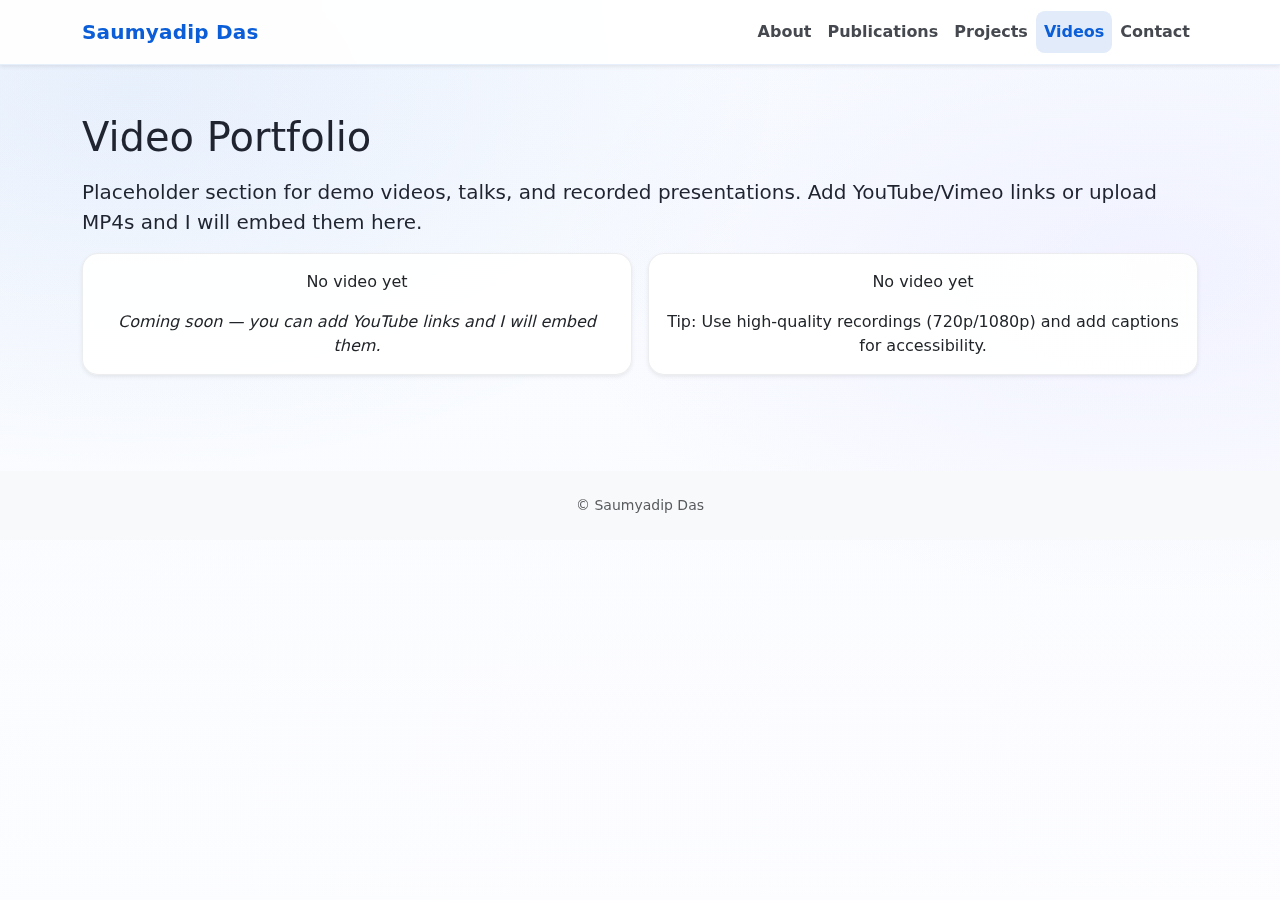
<file: videos.html>
<!doctype html>
<html lang="en">
<head>
  <meta charset="utf-8">
  <meta name="viewport" content="width=device-width, initial-scale=1">
  <title>Video Portfolio — Saumyadip Das</title>
  <link href="https://cdn.jsdelivr.net/npm/bootstrap@5.3.2/dist/css/bootstrap.min.css" rel="stylesheet">
  <link href="https://fonts.googleapis.com/css2?family=Inter:wght@300;400;600;700&display=swap" rel="stylesheet">
  <link rel="stylesheet" href="/css/styles.css">
</head>
<body>
<nav class="navbar navbar-expand-lg navbar-light bg-white shadow-sm">
  <div class="container">
    <a class="navbar-brand fw-bold" href="index.html">Saumyadip Das</a>
    <button class="navbar-toggler" type="button" data-bs-toggle="collapse" data-bs-target="#nav" aria-controls="nav" aria-expanded="false" aria-label="Toggle navigation">
      <span class="navbar-toggler-icon"></span>
    </button>
    <div class="collapse navbar-collapse" id="nav">
      <ul class="navbar-nav ms-auto mb-2 mb-lg-0">
        <li class="nav-item"><a class="nav-link" href="about.html">About</a></li>
        <li class="nav-item"><a class="nav-link" href="publications.html">Publications</a></li>
        <li class="nav-item"><a class="nav-link" href="projects.html">Projects</a></li>
        <li class="nav-item"><a class="nav-link active" aria-current="page" href="videos.html">Videos</a></li>
        <li class="nav-item"><a class="nav-link" href="contact.html">Contact</a></li>
      </ul>
    </div>
  </div>
</nav>

<main class="container py-5">
  <h1 class="mb-3">Video Portfolio</h1>
  <p class="lead">Placeholder section for demo videos, talks, and recorded presentations. Add YouTube/Vimeo links or upload MP4s and I will embed them here.</p>

  <div class="row g-3">
    <div class="col-md-6">
      <div class="card shadow-sm h-100">
        <div class="card-body text-center">
          <div class="placeholder-video mb-3">No video yet</div>
          <p class="mb-0"><em>Coming soon — you can add YouTube links and I will embed them.</em></p>
        </div>
      </div>
    </div>

    <div class="col-md-6">
      <div class="card shadow-sm h-100">
        <div class="card-body text-center">
          <div class="placeholder-video mb-3">No video yet</div>
          <p class="mb-0">Tip: Use high-quality recordings (720p/1080p) and add captions for accessibility.</p>
        </div>
      </div>
    </div>
  </div>
</main>

<footer class="bg-light py-4 mt-5">
  <div class="container text-center small text-muted">© Saumyadip Das</div>
</footer>

<script src="https://cdn.jsdelivr.net/npm/bootstrap@5.3.2/dist/js/bootstrap.bundle.min.js"></script>
</body>
</html>
</file>
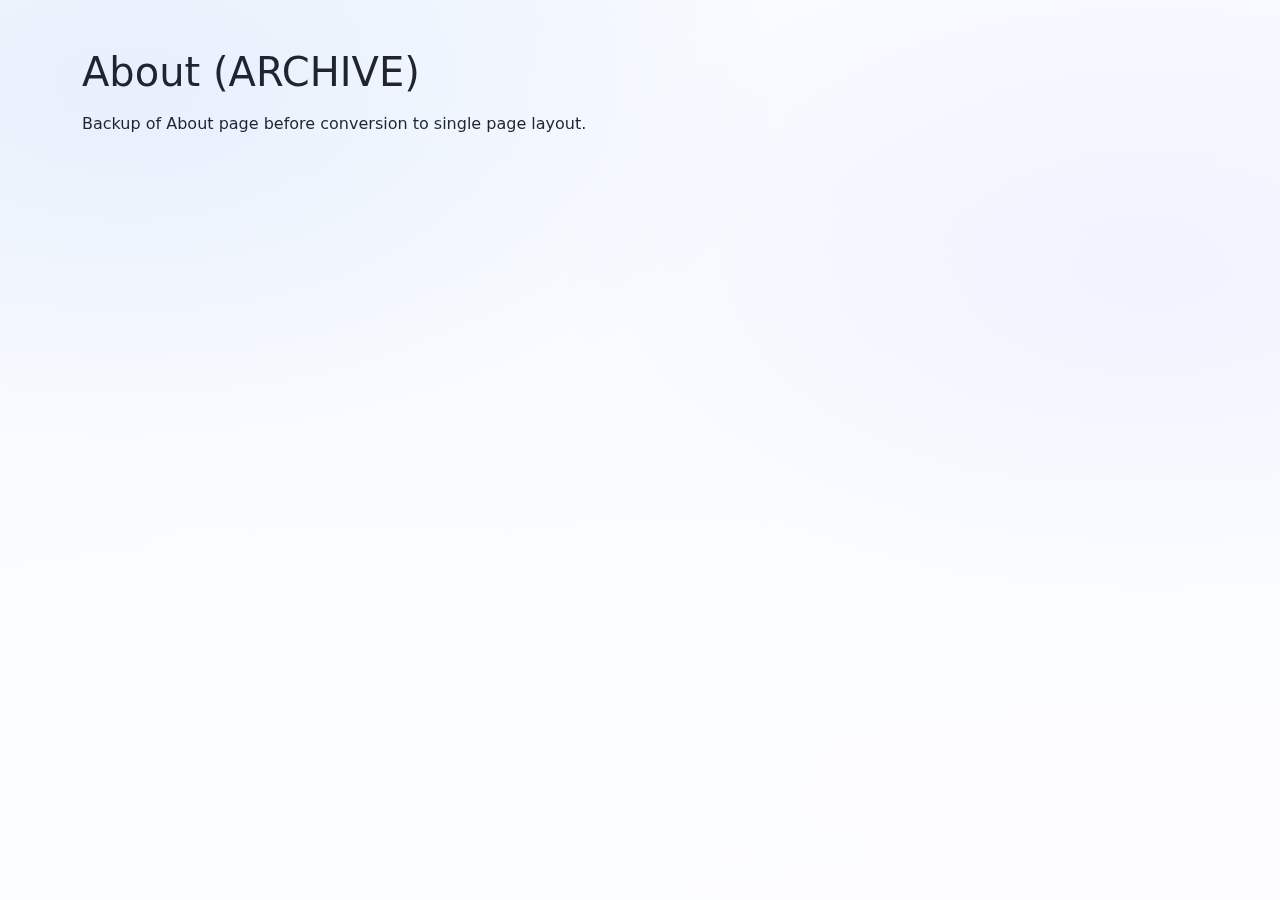
<file: archive/about.html>
<!doctype html>
<html lang="en">
<head>
  <meta charset="utf-8">
  <meta name="viewport" content="width=device-width, initial-scale=1">
  <title>About — Saumyadip Das (ARCHIVE)</title>
  <link href="https://cdn.jsdelivr.net/npm/bootstrap@5.3.2/dist/css/bootstrap.min.css" rel="stylesheet">
  <link href="https://fonts.googleapis.com/css2?family=Inter:wght@300;400;600;700&display=swap" rel="stylesheet">
  <link rel="stylesheet" href="/css/styles.css">
</head>
<body>
<main class="container py-5">
  <h1 class="mb-3">About (ARCHIVE)</h1>
  <p>Backup of About page before conversion to single page layout.</p>
</main>
</body>
</html>
</file>
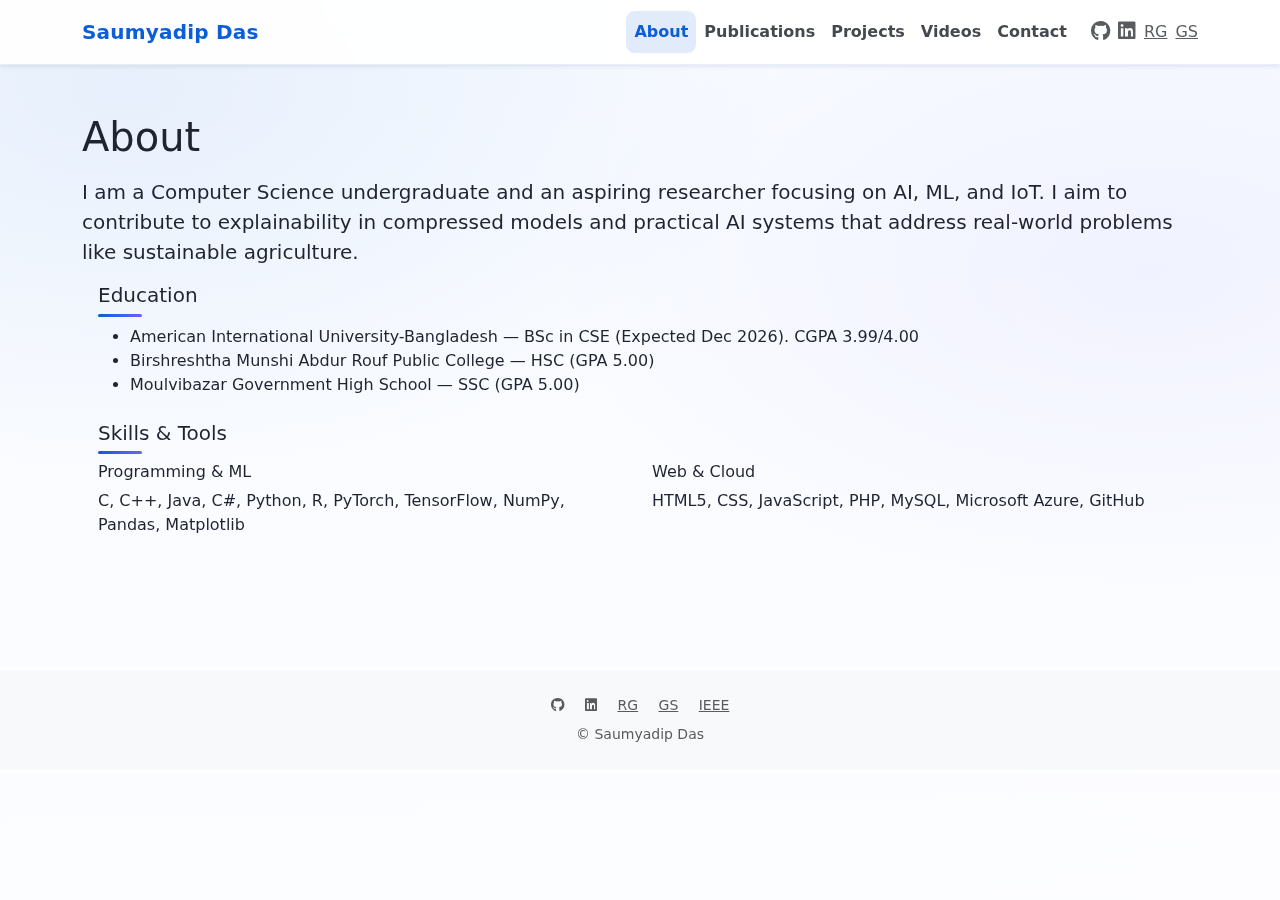
<file: archive/about_old.html>
<!doctype html>
<html lang="en">
<head>
  <meta charset="utf-8">
  <meta name="viewport" content="width=device-width, initial-scale=1">
  <title>About — Saumyadip Das</title>
  <link href="https://cdn.jsdelivr.net/npm/bootstrap@5.3.2/dist/css/bootstrap.min.css" rel="stylesheet">
  <link href="https://fonts.googleapis.com/css2?family=Inter:wght@300;400;600;700&display=swap" rel="stylesheet">
  <link rel="stylesheet" href="https://cdnjs.cloudflare.com/ajax/libs/font-awesome/6.4.0/css/all.min.css">
  <link rel="stylesheet" href="/css/styles.css">
</head>
<body>
<nav class="navbar navbar-expand-lg navbar-light bg-white shadow-sm">
  <div class="container">
    <a class="navbar-brand fw-bold" href="/">Saumyadip Das</a>
    <button class="navbar-toggler" type="button" data-bs-toggle="collapse" data-bs-target="#nav" aria-controls="nav" aria-expanded="false" aria-label="Toggle navigation">
      <span class="navbar-toggler-icon"></span>
    </button>
    <div class="collapse navbar-collapse" id="nav">
      <ul class="navbar-nav ms-auto mb-2 mb-lg-0">
        <li class="nav-item"><a class="nav-link active" aria-current="page" href="/about.html">About</a></li>
        <li class="nav-item"><a class="nav-link" href="/publications.html">Publications</a></li>
        <li class="nav-item"><a class="nav-link" href="/projects.html">Projects</a></li>
        <li class="nav-item"><a class="nav-link" href="/videos.html">Videos</a></li>
        <li class="nav-item"><a class="nav-link" href="/contact.html">Contact</a></li>
      </ul>
      <div class="d-none d-lg-flex align-items-center ms-3 social-icons">
        <a class="text-muted me-2" href="https://github.com/saumyadip-das-2003" target="_blank" aria-label="GitHub"><i class="fab fa-github fa-lg"></i></a>
        <a class="text-muted me-2" href="https://www.linkedin.com/in/saumyadip-sohom/" target="_blank" aria-label="LinkedIn"><i class="fab fa-linkedin fa-lg"></i></a>
        <a class="text-muted me-2" href="https://www.researchgate.net/profile/Saumyadip-Das-2" target="_blank" aria-label="ResearchGate">RG</a>
        <a class="text-muted" href="#" target="_blank" aria-label="Google Scholar">GS</a>
      </div>
    </div>
  </div>
</nav>

<main class="container py-5">
  <h1 class="mb-3">About</h1>
  <p class="lead">I am a Computer Science undergraduate and an aspiring researcher focusing on AI, ML, and IoT. I aim to contribute to explainability in compressed models and practical AI systems that address real-world problems like sustainable agriculture.</p>

  <section class="mb-4">
    <h2 class="h5">Education</h2>
    <ul>
      <li>American International University-Bangladesh — BSc in CSE (Expected Dec 2026). CGPA 3.99/4.00</li>
      <li>Birshreshtha Munshi Abdur Rouf Public College — HSC (GPA 5.00)</li>
      <li>Moulvibazar Government High School — SSC (GPA 5.00)</li>
    </ul>
  </section>

  <section>
    <h2 class="h5">Skills & Tools</h2>
    <div class="row">
      <div class="col-md-6">
        <h3 class="h6">Programming & ML</h3>
        <p>C, C++, Java, C#, Python, R, PyTorch, TensorFlow, NumPy, Pandas, Matplotlib</p>
      </div>
      <div class="col-md-6">
        <h3 class="h6">Web & Cloud</h3>
        <p>HTML5, CSS, JavaScript, PHP, MySQL, Microsoft Azure, GitHub</p>
      </div>
    </div>
  </section>

</main>

<footer class="bg-light py-4 mt-5">
  <div class="container text-center small text-muted">
    <div class="mb-2">
      <a class="text-muted me-3" href="https://github.com/saumyadip-das-2003" target="_blank" aria-label="GitHub"><i class="fab fa-github"></i></a>
      <a class="text-muted me-3" href="https://www.linkedin.com/in/saumyadip-sohom/" target="_blank" aria-label="LinkedIn"><i class="fab fa-linkedin"></i></a>
      <a class="text-muted me-3" href="https://www.researchgate.net/profile/Saumyadip-Das-2" target="_blank" aria-label="ResearchGate">RG</a>
      <a class="text-muted me-3" href="#" target="_blank" aria-label="Google Scholar">GS</a>
      <a class="text-muted" href="#" target="_blank" aria-label="IEEE Profile">IEEE</a>
    </div>
    © Saumyadip Das
  </div>
</footer>

<script src="https://cdn.jsdelivr.net/npm/bootstrap@5.3.2/dist/js/bootstrap.bundle.min.js"></script>
</body>
</html>
</file>
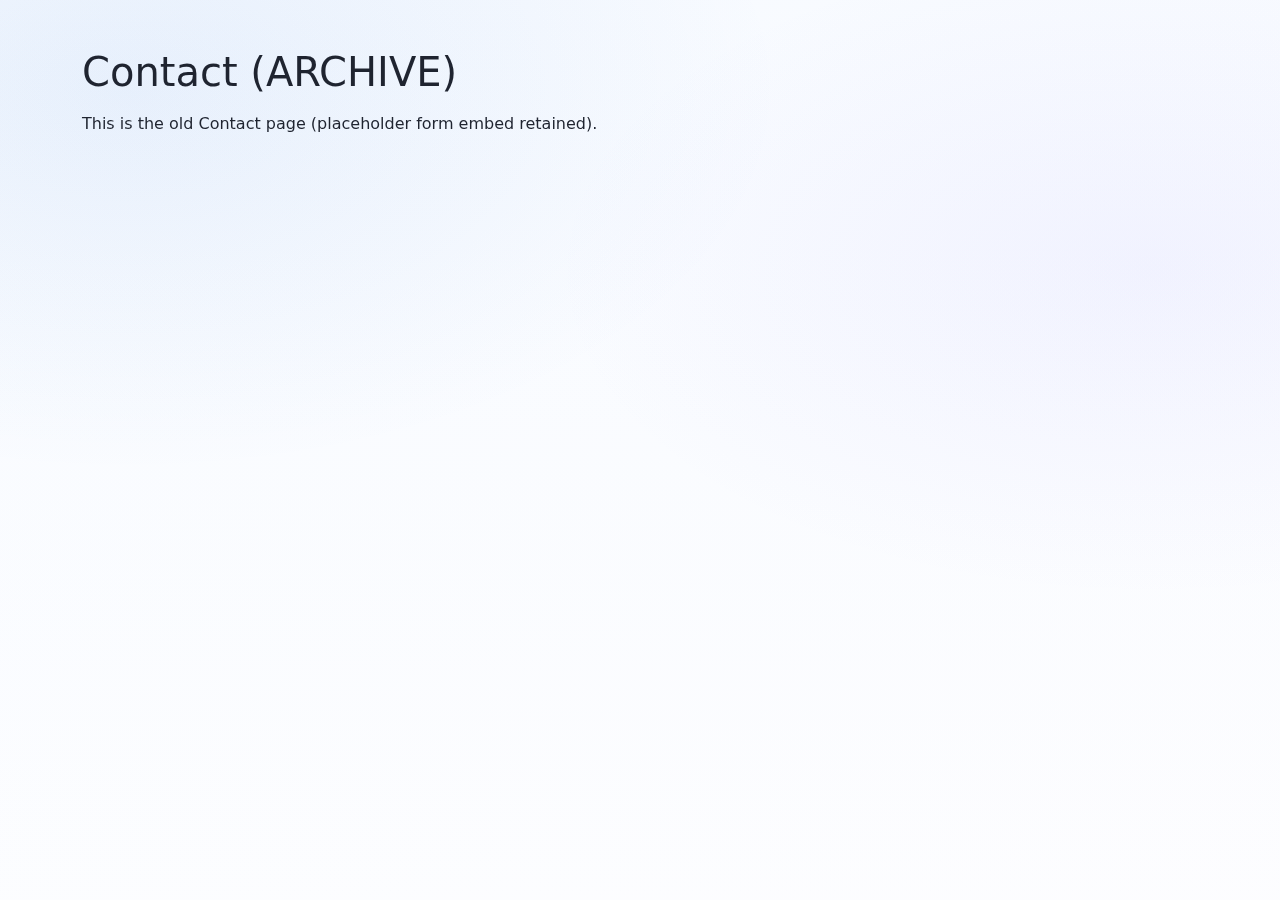
<file: archive/contact.html>
<!doctype html>
<html lang="en">
<head>
  <meta charset="utf-8">
  <meta name="viewport" content="width=device-width, initial-scale=1">
  <title>Contact — Saumyadip Das (ARCHIVE)</title>
  <link href="https://cdn.jsdelivr.net/npm/bootstrap@5.3.2/dist/css/bootstrap.min.css" rel="stylesheet">
  <link href="https://fonts.googleapis.com/css2?family=Inter:wght@300;400;600;700&display=swap" rel="stylesheet">
  <link rel="stylesheet" href="/css/styles.css">
</head>
<body>
<main class="container py-5">
  <h1 class="mb-3">Contact (ARCHIVE)</h1>
  <p>This is the old Contact page (placeholder form embed retained).</p>
</main>
</body>
</html>
</file>
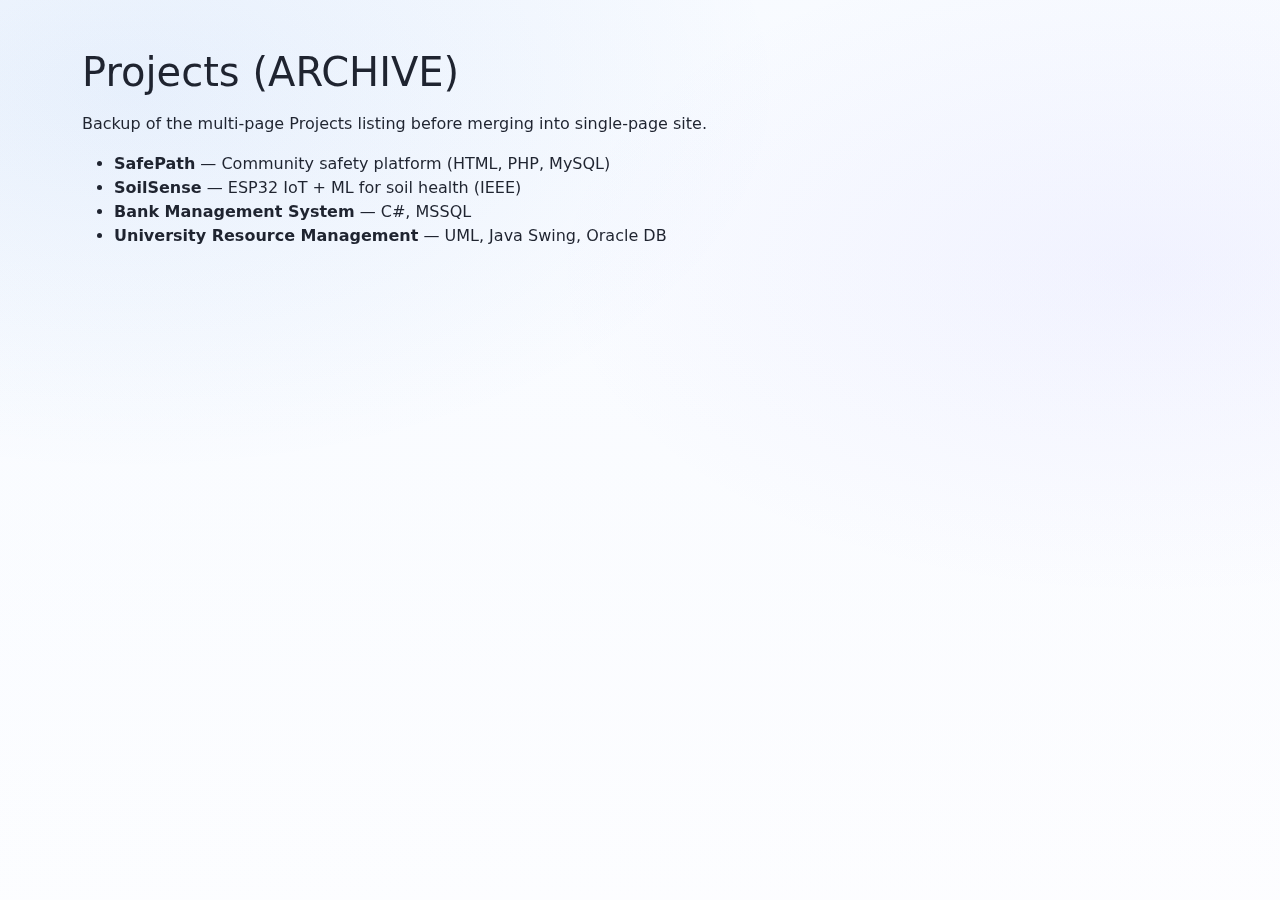
<file: archive/projects.html>
<!doctype html>
<html lang="en">
<head>
  <meta charset="utf-8">
  <meta name="viewport" content="width=device-width, initial-scale=1">
  <title>Projects — Saumyadip Das (ARCHIVE)</title>
  <link href="https://cdn.jsdelivr.net/npm/bootstrap@5.3.2/dist/css/bootstrap.min.css" rel="stylesheet">
  <link href="https://fonts.googleapis.com/css2?family=Inter:wght@300;400;600;700&display=swap" rel="stylesheet">
  <link rel="stylesheet" href="/css/styles.css">
</head>
<body>
<main class="container py-5">
  <h1 class="mb-3">Projects (ARCHIVE)</h1>
  <p>Backup of the multi-page Projects listing before merging into single-page site.</p>

  <ul>
    <li><strong>SafePath</strong> — Community safety platform (HTML, PHP, MySQL)</li>
    <li><strong>SoilSense</strong> — ESP32 IoT + ML for soil health (IEEE)</li>
    <li><strong>Bank Management System</strong> — C#, MSSQL</li>
    <li><strong>University Resource Management</strong> — UML, Java Swing, Oracle DB</li>
  </ul>

</main>
</body>
</html>
</file>
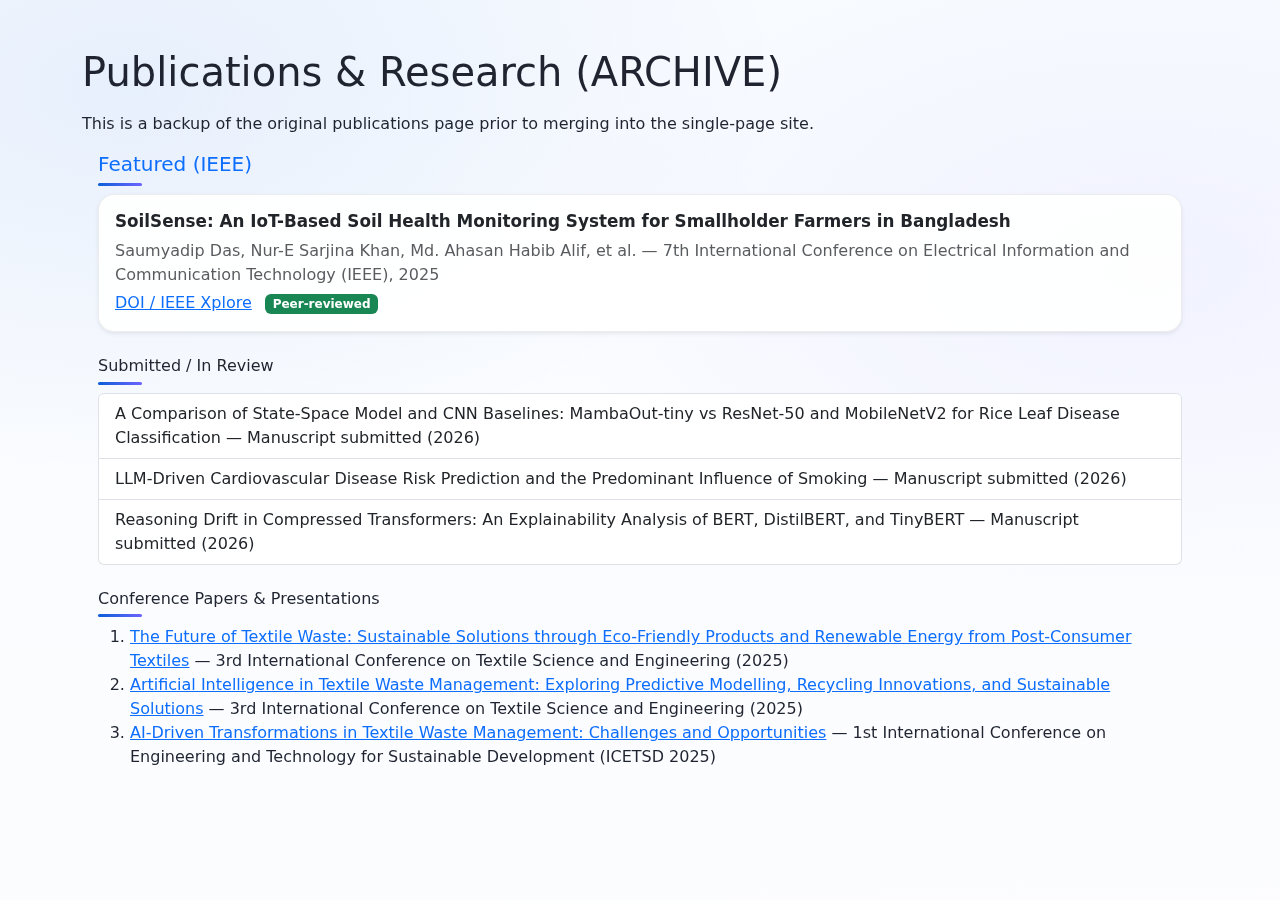
<file: archive/publications.html>
<!doctype html>
<html lang="en">
<head>
  <meta charset="utf-8">
  <meta name="viewport" content="width=device-width, initial-scale=1">
  <title>Publications — Saumyadip Das (ARCHIVE)</title>
  <link href="https://cdn.jsdelivr.net/npm/bootstrap@5.3.2/dist/css/bootstrap.min.css" rel="stylesheet">
  <link href="https://fonts.googleapis.com/css2?family=Inter:wght@300;400;600;700&display=swap" rel="stylesheet">
  <link rel="stylesheet" href="/css/styles.css">
</head>
<body>
<main class="container py-5">
  <h1 class="mb-3">Publications & Research (ARCHIVE)</h1>
  <p>This is a backup of the original publications page prior to merging into the single-page site.</p>

  <section class="mb-4">
    <h2 class="h5 text-primary">Featured (IEEE)</h2>
    <div class="card mb-3 shadow-sm">
      <div class="card-body">
        <h5 class="card-title">SoilSense: An IoT-Based Soil Health Monitoring System for Smallholder Farmers in Bangladesh</h5>
        <p class="text-muted mb-1">Saumyadip Das, Nur-E Sarjina Khan, Md. Ahasan Habib Alif, et al. — 7th International Conference on Electrical Information and Communication Technology (IEEE), 2025</p>
        <a href="https://doi.org/10.1109/EICT68394.2025.11355612" target="_blank" class="card-link">DOI / IEEE Xplore</a>
        <span class="badge bg-success ms-2">Peer-reviewed</span>
      </div>
    </div>
  </section>

  <section class="mb-4">
    <h2 class="h6">Submitted / In Review</h2>
    <ul class="list-group">
      <li class="list-group-item">A Comparison of State-Space Model and CNN Baselines: MambaOut-tiny vs ResNet-50 and MobileNetV2 for Rice Leaf Disease Classification — Manuscript submitted (2026)</li>
      <li class="list-group-item">LLM-Driven Cardiovascular Disease Risk Prediction and the Predominant Influence of Smoking — Manuscript submitted (2026)</li>
      <li class="list-group-item">Reasoning Drift in Compressed Transformers: An Explainability Analysis of BERT, DistilBERT, and TinyBERT — Manuscript submitted (2026)</li>
    </ul>
  </section>

  <section>
    <h2 class="h6">Conference Papers & Presentations</h2>
    <ol>
      <li><a href="https://www.researchgate.net/publication/400525770_The_Future_of_Textile_Waste_Sustainable_Solutions_through_Eco-Friendly_Products_and_Renewable_Energy_from_Post-Consumer_Textiles?_tp=eyJjb250ZXh0Ijp7InBhZ2UiOiJwcm9maWxlIiwicHJldmlvdXNQYWdlIjpudWxsLCJwb3NpdGlvbiI6InBhZ2VDb250ZW50In19" target="_blank">The Future of Textile Waste: Sustainable Solutions through Eco-Friendly Products and Renewable Energy from Post-Consumer Textiles</a> — 3rd International Conference on Textile Science and Engineering (2025)</li>
      <li><a href="https://www.researchgate.net/publication/400526019_Artificial_Intelligence_in_Textile_Waste_Management_Exploring_Predictive_Modelling_Recycling_Innovations_and_Sustainable_Solutions" target="_blank">Artificial Intelligence in Textile Waste Management: Exploring Predictive Modelling, Recycling Innovations, and Sustainable Solutions</a> — 3rd International Conference on Textile Science and Engineering (2025)</li>
      <li><a href="https://www.researchgate.net/publication/400525785_AI-Driven_Transformations_in_Textile_Waste_Management_Challenges_and_Opportunities" target="_blank">AI-Driven Transformations in Textile Waste Management: Challenges and Opportunities</a> — 1st International Conference on Engineering and Technology for Sustainable Development (ICETSD 2025)</a></li>
    </ol>
  </section>

</main>
</body>
</html>
</file>
<file: css/styles.css>
/* =========================
   GLOBAL THEME
   ========================= */

:root{
  --brand:#0b5ed7;
  --accent:#6c63ff;

  --text:#1f2430;
  --muted:#6c757d;

  --surface:#ffffff;
  --border: rgba(15, 23, 42, 0.10);

  --bg:
    radial-gradient(1200px 700px at 10% 10%, rgba(11,94,215,0.07), transparent 55%),
    radial-gradient(1100px 600px at 90% 30%, rgba(108,99,255,0.06), transparent 55%),
    linear-gradient(180deg,#fbfdff 0%, #ffffff 100%);

  --max-width:1100px;

  font-family:'Inter', system-ui, -apple-system, 'Segoe UI', Roboto, 'Helvetica Neue', Arial;
}




/* ===== Skills UI (missing in your file) ===== */
.skill-legend{
  display:flex;
  gap:14px;
  flex-wrap:wrap;
  align-items:center;
  color: var(--muted);
  font-size: .92rem;
}
.skill-legend-swatch{
  width: 14px;
  height: 10px;
  border-radius: 999px;
  display:inline-block;
  margin-right: 6px;
  border: 1px solid rgba(15,23,42,.08);
}

.skill-row{
  display:grid;
  grid-template-columns: 130px 1fr 90px;
  gap: 10px;
  align-items:center;
  margin: 12px 0;
}
.skill-name{
  font-weight: 700;
  color: rgba(15,23,42,.88);
}
.skill-bar{
  height: 10px;
  background: rgba(100,116,139,.18);
  border-radius: 999px;
  overflow:hidden;
  position: relative;
}
.skill-fill{
  height: 100%;
  width: 0;
  border-radius: 999px;
  transition: width .7s ease;
}

/* Levels */
.skill-adv{ background: rgba(11,94,215,.95); width: 92%; }
.skill-int{ background: rgba(11,94,215,.70); width: 72%; }
.skill-fam{ background: rgba(11,94,215,.45); width: 52%; }

.skill-label{
  font-weight: 800;
  color: rgba(15,23,42,.70);
  font-size: .9rem;
  text-align: right;
}

/* Mobile */
@media (max-width: 520px){
  .skill-row{
    grid-template-columns: 1fr;
    gap: 6px;
  }
  .skill-label{ text-align:left; }
}

/* ===== Awards (prevent huge images) ===== */
.award-image-wrapper{
  width: 100%;
  border-radius: 14px;
  overflow: hidden;
  border: 1px solid rgba(229,231,235,.9);
  background: rgba(248,250,252,.9);
}

.award-img{
  width: 100%;
  height: 220px;      /* adjust if you want taller */
  object-fit: cover;  /* keeps it clean */
  display: block;
  cursor: pointer;
  transition: transform .18s ease;
}

.award-img:hover{
  transform: scale(1.02);
}





*{ box-sizing:border-box; }
html,body{ height:100%; }
body{
  background: var(--bg);
  color: var(--text);
  overflow-x: hidden;
}

/* Subtle animated background layer */
body::after{
  content:'';
  position:fixed;
  left:-20%;
  top:-10%;
  width:160%;
  height:160%;
  z-index:-3;
  background: linear-gradient(120deg, rgba(11,94,215,0.02), rgba(108,99,255,0.02));
  animation: backgroundShift 20s linear infinite;
  opacity:0.9;
  pointer-events:none;
}
@keyframes backgroundShift{ from{transform:translateX(0)} to{transform:translateX(-10%)} }

main{
  max-width: var(--max-width);
}

/* =========================
   NAVBAR (modern + convenient)
   ========================= */

.navbar{
  background: rgba(255,255,255,0.92) !important;
  backdrop-filter: blur(10px);
  -webkit-backdrop-filter: blur(10px);
  border-bottom: 1px solid rgba(11,94,215,0.10);
  padding: .7rem 0;
  transition: background .25s ease, box-shadow .25s ease, padding .25s ease;
}
.navbar .navbar-brand{
  color: var(--brand) !important;
  font-weight: 800;
  letter-spacing: .2px;
}
.navbar .nav-link{
  color: #2b2f36 !important;
  font-weight: 600;
  opacity: .88;
  padding: .55rem .75rem;
  border-radius: .55rem;
  transition: background .2s ease, color .2s ease, transform .2s ease, opacity .2s ease;
}
.navbar .nav-link:hover{
  opacity: 1;
  background: rgba(11,94,215,0.08);
  color: var(--brand) !important;
  transform: translateY(-1px);
}
.navbar .nav-link.active{
  opacity: 1;
  color: var(--brand) !important;
  background: rgba(11,94,215,0.12);
}
.navbar.nav-scrolled{
  background: rgba(255,255,255,0.96) !important;
  padding: .45rem 0;
  box-shadow: 0 12px 30px rgba(11,94,215,0.12);
}
.navbar .navbar-toggler{
  border: 1px solid rgba(11,94,215,0.18) !important;
  border-radius: .7rem;
  padding: .45rem .55rem;
}
.navbar .navbar-toggler-icon{
  filter:none;
}

/* Mobile dropdown panel */
@media (max-width: 991.98px){
  .navbar-collapse{
    margin-top: .75rem;
    background: rgba(255,255,255,0.96);
    border: 1px solid rgba(11,94,215,0.10);
    border-radius: .9rem;
    padding: .6rem;
    box-shadow: 0 18px 40px rgba(11,94,215,0.10);
  }
}

/* Social icon buttons */
.social-icons a{
  color: var(--muted);
  transition: all .18s ease;
}
.social-icons a:hover{
  color: var(--brand);
  transform: translateY(-2px);
}
.social-icons .btn{
  width:44px;
  height:44px;
  padding:0;
  display:inline-flex;
  align-items:center;
  justify-content:center;
  border-radius:.75rem;
  font-size:1.05rem;
  line-height:1;
}

/* =========================
   HERO
   ========================= */

.hero-center{
  position:relative;
  text-align:center;
  padding: 100px 0 40px;
  border-radius: 18px;
  background: linear-gradient(180deg, rgba(11,94,215,0.06), transparent 60%);
}

.portrait{
  object-fit: cover;
  border: 8px solid var(--surface);
  box-shadow: 0 18px 50px rgba(11,94,215,0.08);
  width: 240px;
  height: 240px;
}

.hero-center h1{
  font-size: 2.6rem;
  margin-top: .4rem;
  color: var(--brand);
}
.hero-center .lead{
  font-size: 1.12rem;
  color: var(--muted);
}

/* Floating ornament */
.hero-orn{
  position:absolute;
  left: calc(50% + 190px);
  top: 6%;
  width: 360px;
  height: 360px;
  pointer-events:none;
  opacity:.65;
  transform: translateZ(0);
  animation: float 8s ease-in-out infinite;
}
@keyframes float{
  0%{ transform:translateY(0) rotate(0) }
  50%{ transform:translateY(-8px) rotate(2deg) }
  100%{ transform:translateY(0) rotate(0) }
}
@media (max-width: 992px){
  .hero-orn{ display:none; }
}

/* =========================
   BUTTONS
   ========================= */

.btn-primary{
  background: linear-gradient(90deg,var(--brand),var(--accent));
  border:none;
  color:#fff;
  box-shadow: 0 10px 25px rgba(11,94,215,0.18);
  transition: transform .18s ease, box-shadow .18s ease, filter .18s ease;
  font-weight: 700;
  border-radius: .75rem;
}
.btn-primary:hover{
  transform: translateY(-2px);
  filter: brightness(1.02);
  box-shadow: 0 14px 35px rgba(11,94,215,0.22);
}
.btn-outline-primary{
  border-color: rgba(11,94,215,0.22);
  color: var(--brand);
  border-width: 1.5px;
  font-weight: 700;
  border-radius: .75rem;
}
.btn-outline-primary:hover{
  background: rgba(11,94,215,0.08);
  border-color: rgba(11,94,215,0.28);
  color: var(--brand);
}

/* =========================
   SECTIONS (consistent tints)
   ========================= */

.section-education{ background: linear-gradient(180deg, rgba(0,151,167,0.05), transparent 60%); border-radius: 18px; }
.section-publications{ background: linear-gradient(180deg, rgba(230,167,0,0.06), transparent 60%); border-radius: 18px; }
.section-projects{ background: linear-gradient(180deg, rgba(0,184,148,0.06), transparent 60%); border-radius: 18px; }
.section-skills{ background: linear-gradient(180deg, rgba(56,142,60,0.06), transparent 60%); border-radius: 18px; }
.section-awards{ background: linear-gradient(180deg, rgba(194,24,91,0.06), transparent 60%); border-radius: 18px; }
.section-certifications{ background: linear-gradient(180deg, rgba(57,73,171,0.06), transparent 60%); border-radius: 18px; }

main section{
  padding-left: 16px;
  padding-right: 16px;
  margin-bottom: 22px;
}

/* Heading underline */
section h2{
  position:relative;
  padding-bottom:.6rem;
}
section h2::after{
  content:'';
  position:absolute;
  left:0;
  bottom:0;
  height:3px;
  width:44px;
  background: linear-gradient(90deg,var(--brand),var(--accent));
  border-radius: 3px;
  transition: width .25s ease;
}
section h2:hover::after{
  width: 90px;
}

/* =========================
   CARDS
   ========================= */

.card{
  background: rgba(255,255,255,0.92);
  border: 1px solid rgba(15,23,42,0.08);
  box-shadow: 0 10px 30px rgba(15,23,42,0.06);
  border-radius: 16px;
  transition: transform .22s cubic-bezier(.4,0,.2,1), box-shadow .22s cubic-bezier(.4,0,.2,1), border-color .22s ease;
}
.card:hover{
  transform: translateY(-6px);
  box-shadow: 0 18px 55px rgba(11,94,215,0.10);
  border-color: rgba(11,94,215,0.16);
}
.card .card-title{
  font-size: 1.05rem;
  font-weight: 800;
}

/* =========================
   AWARDS
   ========================= */

.award-item .card-body{
  display:flex;
  flex-direction:column;
  justify-content:flex-start;
  padding: 1rem;
}
.award-image-wrapper{
  margin:0;
  padding:.4rem 0 0 0;
}
.award-img{
  width:100%;
  max-width:100%;
  max-height:260px;
  height:auto;
  display:block;
  border-radius:12px;
  cursor:pointer;
  object-fit:contain;
  box-shadow:none;
  margin:0;
}

/* =========================
   CERTIFICATIONS
   ========================= */

.cert-item{ margin-bottom: 18px; }

.cert-item .card{
  height: 100%;
}

.cert-item .card-body{
  display:flex;
  flex-direction:column;
  justify-content:flex-start;
  gap:.6rem;
  padding: 1rem;
  align-items:flex-start;
}

.cert-img{
  max-width: 100%;
  height: auto;
  display:block;
  margin: 0 auto;
  border-radius: 12px;
  box-shadow: none;
  cursor: pointer;
  object-fit: contain;
  max-height: 220px;
  align-self:center;
}

/* =========================
   SKILLS
   ========================= */

.skill-legend{
  display:flex;
  gap:1.2rem;
  align-items:center;
  font-size:.95rem;
  color: var(--muted);
}
.skill-legend-swatch{
  display:inline-block;
  width:14px;
  height:12px;
  border-radius:3px;
  border:1px solid #e9ecef;
  vertical-align:middle;
}

.skill-row{
  display:flex;
  align-items:center;
  gap:.7rem;
  margin-bottom:.55rem;
}
.skill-name{
  font-weight:700;
  color: var(--text);
  min-width: 92px;
}

.skill-fill.skill-adv { width: 90%; }
.skill-fill.skill-int { width: 70%; }
.skill-fill.skill-fam { width: 50%; }


.skill-bar{
  flex: 1 1 120px;
  height: 8px;
  background: #e9ecef;
  border-radius: 6px;
  overflow: hidden;
  margin: 0 .5rem;
}
.skill-fill{
  display:block;
  height:100%;
  border-radius: 6px;
  transition: width .6s cubic-bezier(.4,0,.2,1);
}
.skill-adv{ background: #2563eb !important; }
.skill-int{ background: #ffb020 !important; }
.skill-fam{ background: #b0b4ba !important; }

.skill-label{
  font-size:.9rem;
  color: var(--muted);
  min-width: 72px;
  text-align:left;
}

/* =========================
   REVEAL
   ========================= */

.reveal{
  opacity:0;
  transform: translateY(8px);
  transition: opacity .6s ease, transform .6s ease;
}
.reveal.visible{
  opacity:1;
  transform:none;
}

/* =========================
   RESPONSIVE
   ========================= */

@media (max-width:768px){
  .portrait{ width:150px; height:150px; }
  .hero-center h1{ font-size: 1.8rem; }
  .hero-center .lead{ font-size: 1rem; }
  .skill-label{ min-width: 58px; }
}
@media (max-width:576px){
  .portrait{ width:120px; height:120px; }
  .hero-center h1{ font-size: 1.5rem; }
  .hero-center .lead{ font-size: .95rem; }
}
</file>
